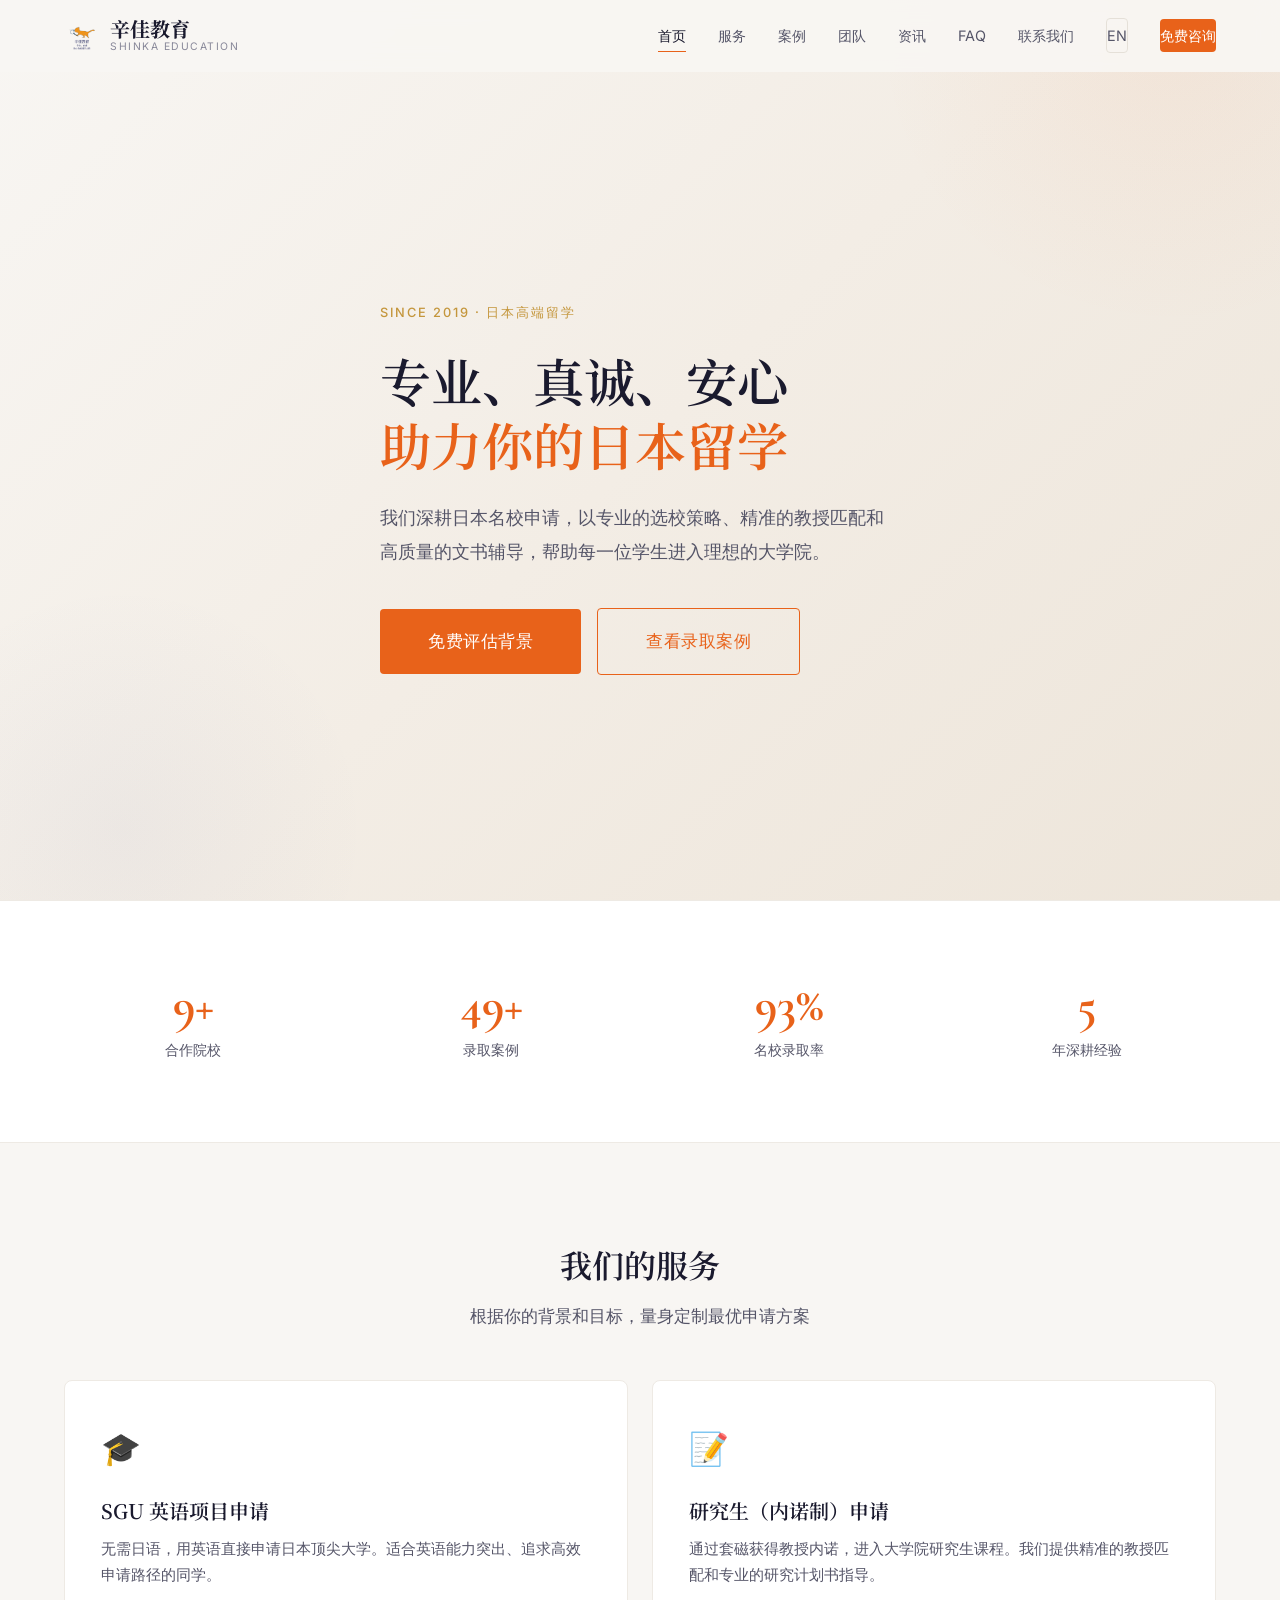
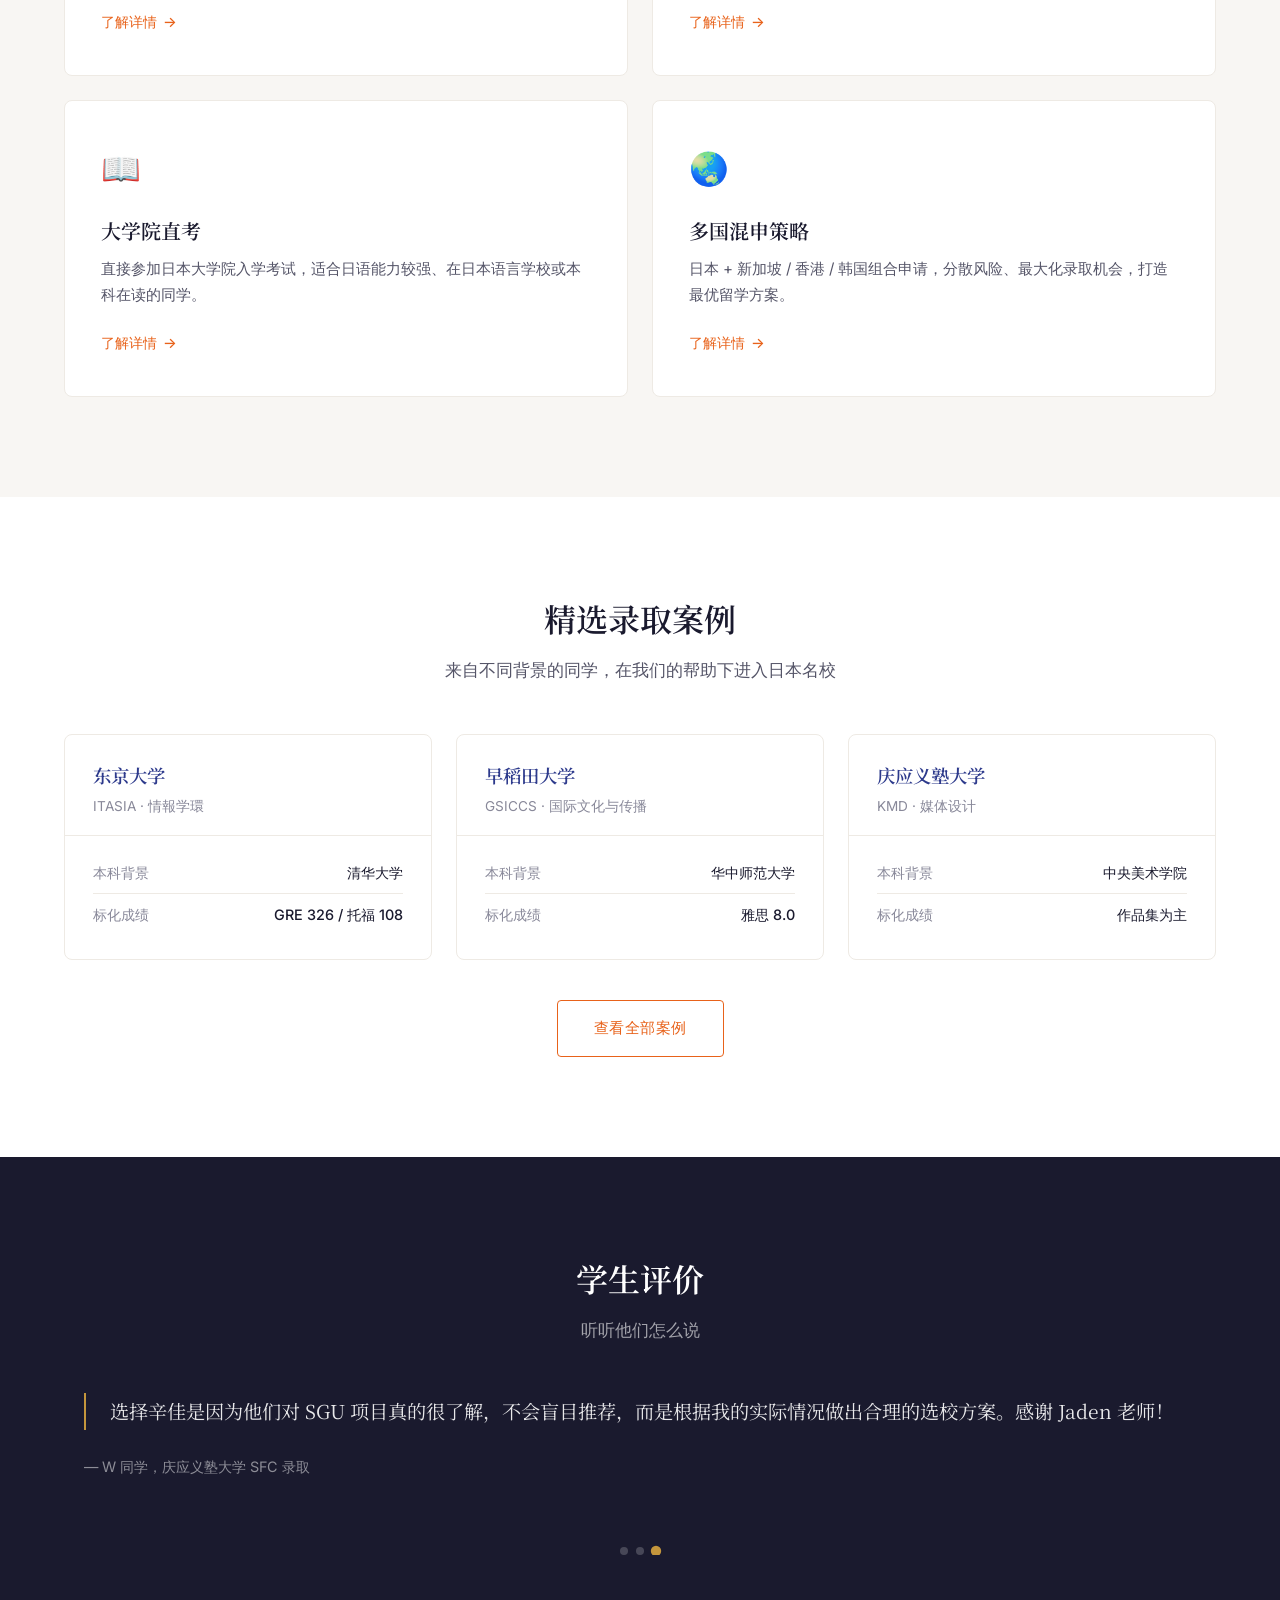
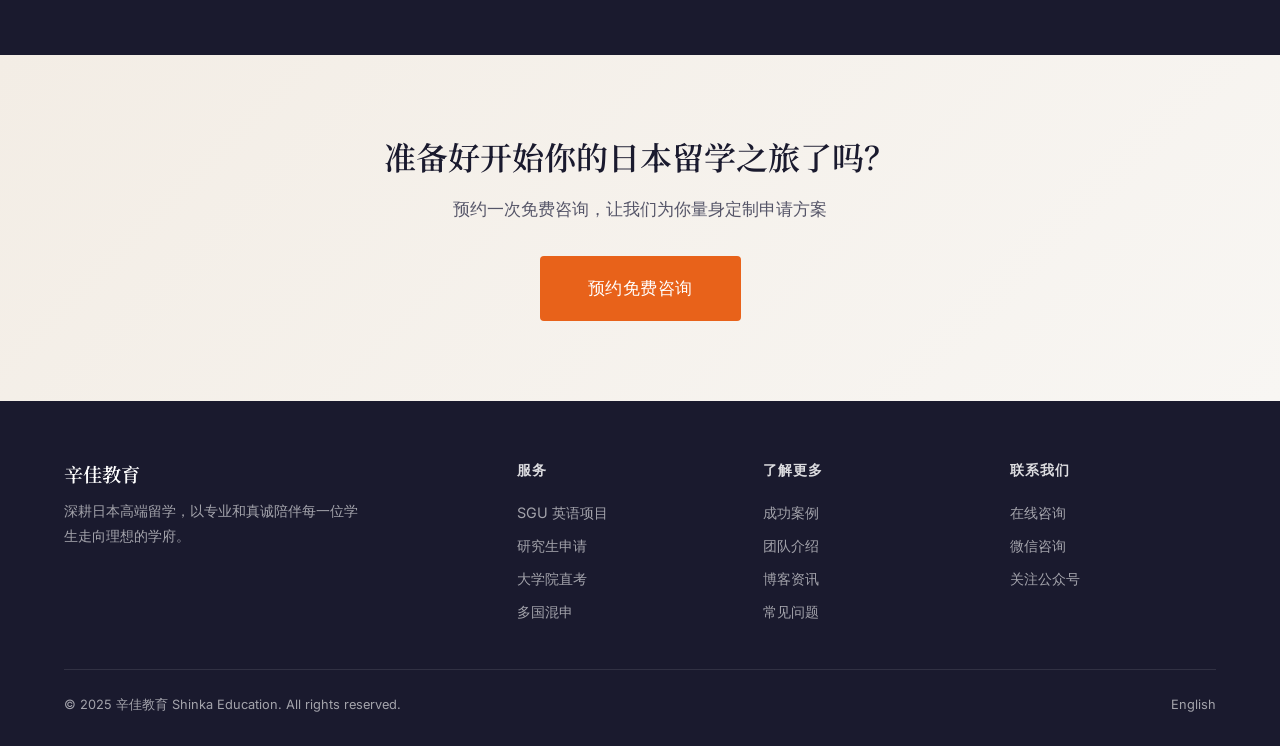
<file: index.html>
<!DOCTYPE html>
<html lang="zh-CN">
<head>
  <meta charset="UTF-8">
  <meta name="viewport" content="width=device-width, initial-scale=1.0">
  <meta name="applicable-device" content="pc,mobile">
  <title>辛佳教育 | 日本高端留学申请 · SGU · 研究生 · 直考</title>
  <meta name="description" content="辛佳教育专注日本高端留学申请，提供SGU英语项目、研究生内诺、大学院直考及多国混申服务。东京大学、早稻田大学、庆应义塾大学等名校录取案例丰富。">
  <meta name="keywords" content="日本留学,SGU申请,日本读研,日本大学院,研究生申请,日本留学中介,东京大学,早稻田大学">
  <link rel="alternate" hreflang="zh" href="https://shinka-edu.com/index.html">
  <link rel="alternate" hreflang="en" href="https://shinka-edu.com/en/index.html">
  <link rel="canonical" href="https://shinka-edu.com/">
  <!-- Open Graph -->
  <meta property="og:title" content="辛佳教育 | 日本高端留学申请">
  <meta property="og:description" content="专注日本高端留学，SGU · 研究生 · 直考 · 多国混申">
  <meta property="og:type" content="website">
  <meta property="og:url" content="https://shinka-edu.com/">
  <meta property="og:locale" content="zh_CN">
  <meta property="og:locale:alternate" content="en_US">
  <!-- Fonts -->
  <link rel="preconnect" href="https://fonts.googleapis.com">
  <link rel="preconnect" href="https://fonts.gstatic.com" crossorigin>
  <link href="https://fonts.googleapis.com/css2?family=Cormorant+Garamond:wght@400;600;700&family=Inter:wght@400;500;600&family=Noto+Serif+SC:wght@400;600;700&display=swap" rel="stylesheet">
  <link rel="stylesheet" href="css/style.css">
  <!-- JSON-LD -->
  <script type="application/ld+json">
  {
    "@context": "https://schema.org",
    "@type": "EducationalOrganization",
    "name": "辛佳教育",
    "alternateName": "Shinka Education",
    "url": "https://shinka-edu.com",
    "description": "专注日本高端留学申请，提供SGU、研究生、直考及多国混申服务",
    "areaServed": ["CN", "JP"],
    "knowsLanguage": ["zh", "en", "ja"]
  }
  </script>
</head>
<body>

  <!-- Navigation -->
  <nav class="navbar" role="navigation" aria-label="主导航">
    <div class="container">
      <a href="index.html" class="nav-logo">
        <img src="images/logo.png" alt="辛佳教育" loading="lazy">
        <span class="nav-logo-text">
          辛佳教育
          <small>Shinka Education</small>
        </span>
      </a>
      <div class="nav-links">
        <a href="index.html" class="active">首页</a>
        <a href="services.html">服务</a>
        <a href="cases.html">案例</a>
        <a href="team.html">团队</a>
        <a href="blog.html">资讯</a>
        <a href="faq.html">FAQ</a>
        <a href="contact.html">联系我们</a>
        <a href="en/index.html" class="nav-lang">EN</a>
        <a href="contact.html" class="nav-cta">免费咨询</a>
      </div>
      <button class="nav-toggle" aria-label="菜单">
        <span></span><span></span><span></span>
      </button>
    </div>
  </nav>

  <!-- Hero -->
  <section class="hero">
    <div class="container">
      <div class="hero-content">
        <span class="hero-badge">Since 2019 · 日本高端留学</span>
        <h1 class="hero-title">专业、真诚、安心<br><span>助力你的日本留学</span></h1>
        <p class="hero-desc">我们深耕日本名校申请，以专业的选校策略、精准的教授匹配和高质量的文书辅导，帮助每一位学生进入理想的大学院。</p>
        <div class="hero-buttons">
          <a href="contact.html" class="btn btn-primary btn-lg">免费评估背景</a>
          <a href="cases.html" class="btn btn-outline btn-lg">查看录取案例</a>
        </div>
      </div>
    </div>
  </section>

  <!-- Stats -->
  <section class="stats">
    <div class="container">
      <div class="stats-grid">
        <div class="stat-item fade-in">
          <div class="stat-number" data-count="10" data-suffix="+">0</div>
          <div class="stat-label">合作院校</div>
        </div>
        <div class="stat-item fade-in fade-in-delay-1">
          <div class="stat-number" data-count="50" data-suffix="+">0</div>
          <div class="stat-label">录取案例</div>
        </div>
        <div class="stat-item fade-in fade-in-delay-2">
          <div class="stat-number" data-count="95" data-suffix="%">0</div>
          <div class="stat-label">名校录取率</div>
        </div>
        <div class="stat-item fade-in fade-in-delay-3">
          <div class="stat-number" data-count="6" data-suffix="">0</div>
          <div class="stat-label">年深耕经验</div>
        </div>
      </div>
    </div>
  </section>

  <!-- Services Overview -->
  <section class="section" id="services">
    <div class="container">
      <h2 class="section-title center fade-in">我们的服务</h2>
      <p class="section-subtitle center fade-in">根据你的背景和目标，量身定制最优申请方案</p>
      <div class="services-grid">
        <a href="services.html#sgu" class="service-card fade-in">
          <span class="service-icon">🎓</span>
          <h3>SGU 英语项目申请</h3>
          <p>无需日语，用英语直接申请日本顶尖大学。适合英语能力突出、追求高效申请路径的同学。</p>
          <span class="link-arrow">了解详情</span>
        </a>
        <a href="services.html#kenkyusei" class="service-card fade-in fade-in-delay-1">
          <span class="service-icon">📝</span>
          <h3>研究生（内诺制）申请</h3>
          <p>通过套磁获得教授内诺，进入大学院研究生课程。我们提供精准的教授匹配和专业的研究计划书指导。</p>
          <span class="link-arrow">了解详情</span>
        </a>
        <a href="services.html#chokuju" class="service-card fade-in fade-in-delay-2">
          <span class="service-icon">📖</span>
          <h3>大学院直考</h3>
          <p>直接参加日本大学院入学考试，适合日语能力较强、在日本语言学校或本科在读的同学。</p>
          <span class="link-arrow">了解详情</span>
        </a>
        <a href="services.html#multi" class="service-card fade-in fade-in-delay-3">
          <span class="service-icon">🌏</span>
          <h3>多国混申策略</h3>
          <p>日本 + 新加坡 / 香港 / 韩国组合申请，分散风险、最大化录取机会，打造最优留学方案。</p>
          <span class="link-arrow">了解详情</span>
        </a>
      </div>
    </div>
  </section>

  <!-- Featured Cases -->
  <section class="section" style="background: var(--color-bg-white);">
    <div class="container">
      <h2 class="section-title center fade-in">精选录取案例</h2>
      <p class="section-subtitle center fade-in">来自不同背景的同学，在我们的帮助下进入日本名校</p>
      <div class="cases-grid">
        <div class="case-card fade-in">
          <div class="case-card-header">
            <div class="case-school">东京大学</div>
            <div class="case-program">ITASIA · 情報学環</div>
          </div>
          <div class="case-card-body">
            <div class="case-detail">
              <span class="case-detail-label">本科背景</span>
              <span class="case-detail-value">清华大学</span>
            </div>
            <div class="case-detail">
              <span class="case-detail-label">标化成绩</span>
              <span class="case-detail-value">GRE 326 / 托福 108</span>
            </div>
          </div>
        </div>
        <div class="case-card fade-in fade-in-delay-1">
          <div class="case-card-header">
            <div class="case-school">早稻田大学</div>
            <div class="case-program">GSICCS · 国际文化与传播</div>
          </div>
          <div class="case-card-body">
            <div class="case-detail">
              <span class="case-detail-label">本科背景</span>
              <span class="case-detail-value">华中师范大学</span>
            </div>
            <div class="case-detail">
              <span class="case-detail-label">标化成绩</span>
              <span class="case-detail-value">雅思 8.0</span>
            </div>
          </div>
        </div>
        <div class="case-card fade-in fade-in-delay-2">
          <div class="case-card-header">
            <div class="case-school">庆应义塾大学</div>
            <div class="case-program">KMD · 媒体设计</div>
          </div>
          <div class="case-card-body">
            <div class="case-detail">
              <span class="case-detail-label">本科背景</span>
              <span class="case-detail-value">中央美术学院</span>
            </div>
            <div class="case-detail">
              <span class="case-detail-label">标化成绩</span>
              <span class="case-detail-value">作品集为主</span>
            </div>
          </div>
        </div>
      </div>
      <div class="text-center" style="margin-top: 40px;">
        <a href="cases.html" class="btn btn-outline">查看全部案例</a>
      </div>
    </div>
  </section>

  <!-- Testimonials -->
  <section class="testimonials">
    <div class="container">
      <h2 class="section-title center fade-in">学生评价</h2>
      <p class="section-subtitle center fade-in">听听他们怎么说</p>
      <div class="testimonial-slider fade-in">
        <div class="testimonial-track">
          <div class="testimonial-card">
            <div class="testimonial-quote">辛佳的老师非常专业，从选校到文书都给了我很多针对性的建议。最终拿到了东大 ITASIA 的 offer，整个过程比想象中顺利很多。</div>
            <div class="testimonial-author">— Z 同学，东京大学 ITASIA 录取</div>
          </div>
          <div class="testimonial-card">
            <div class="testimonial-quote">作为一个跨专业申请的学生，我一开始非常焦虑。辛佳的团队帮我理清了思路，研究计划书改了很多版，每一版都有实质性的提升。</div>
            <div class="testimonial-author">— L 同学，早稻田大学 GSICCS 录取</div>
          </div>
          <div class="testimonial-card">
            <div class="testimonial-quote">选择辛佳是因为他们对 SGU 项目真的很了解，不会盲目推荐，而是根据我的实际情况做出合理的选校方案。感谢 Jaden 老师！</div>
            <div class="testimonial-author">— W 同学，庆应义塾大学 SFC 录取</div>
          </div>
        </div>
        <div class="testimonial-dots">
          <button class="testimonial-dot active" aria-label="第1条评价"></button>
          <button class="testimonial-dot" aria-label="第2条评价"></button>
          <button class="testimonial-dot" aria-label="第3条评价"></button>
        </div>
      </div>
    </div>
  </section>

  <!-- CTA -->
  <section class="cta-section">
    <div class="container fade-in">
      <h2>准备好开始你的日本留学之旅了吗？</h2>
      <p>预约一次免费咨询，让我们为你量身定制申请方案</p>
      <a href="contact.html" class="btn btn-primary btn-lg">预约免费咨询</a>
    </div>
  </section>

  <!-- Footer -->
  <footer class="footer">
    <div class="container">
      <div class="footer-grid">
        <div class="footer-brand">
          <h3>辛佳教育</h3>
          <p>深耕日本高端留学，以专业和真诚陪伴每一位学生走向理想的学府。</p>
        </div>
        <div class="footer-col">
          <h4>服务</h4>
          <a href="services.html#sgu">SGU 英语项目</a>
          <a href="services.html#kenkyusei">研究生申请</a>
          <a href="services.html#chokuju">大学院直考</a>
          <a href="services.html#multi">多国混申</a>
        </div>
        <div class="footer-col">
          <h4>了解更多</h4>
          <a href="cases.html">成功案例</a>
          <a href="team.html">团队介绍</a>
          <a href="blog.html">博客资讯</a>
          <a href="faq.html">常见问题</a>
        </div>
        <div class="footer-col">
          <h4>联系我们</h4>
          <a href="contact.html">在线咨询</a>
          <a href="contact.html">微信咨询</a>
          <a href="contact.html">关注公众号</a>
        </div>
      </div>
      <div class="footer-bottom">
        <span>&copy; 2025 辛佳教育 Shinka Education. All rights reserved.</span>
        <a href="en/index.html">English</a>
      </div>
    </div>
  </footer>

  <script src="js/main.js"></script>
</body>
</html>
</file>
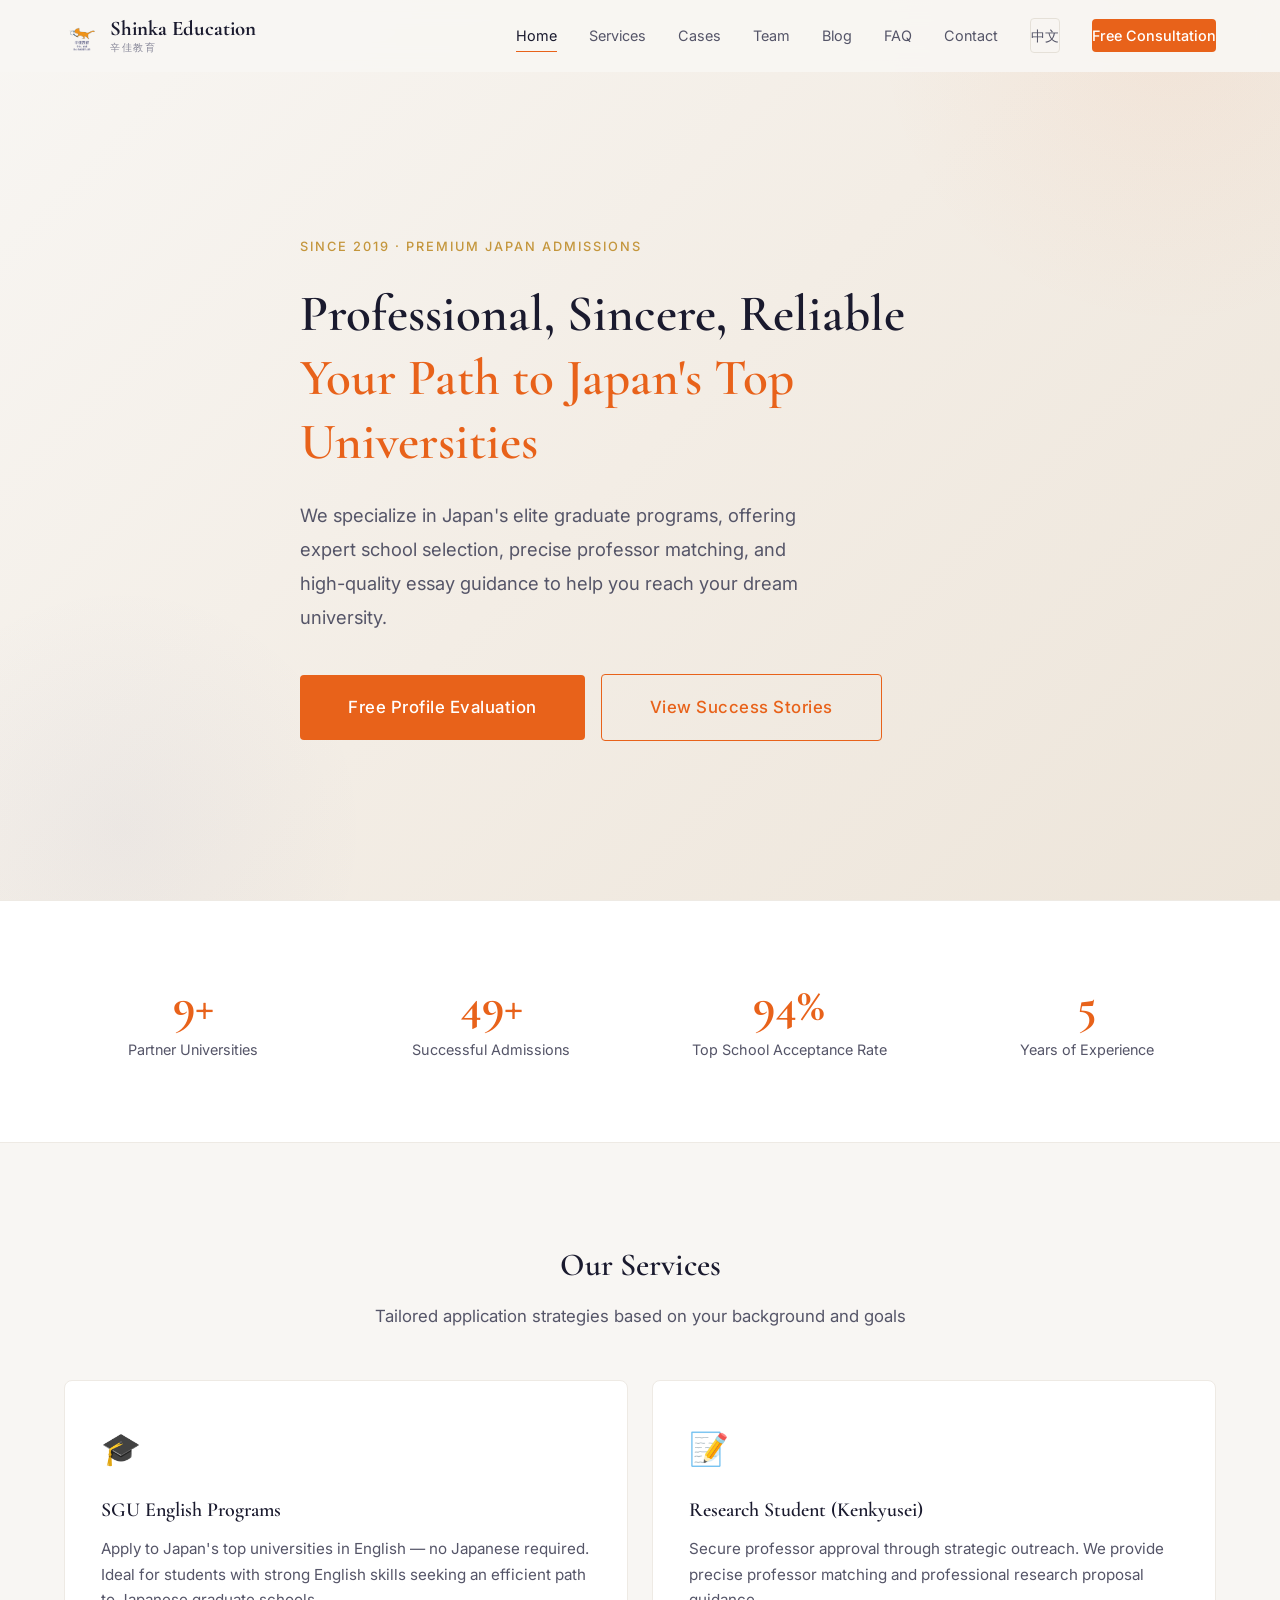
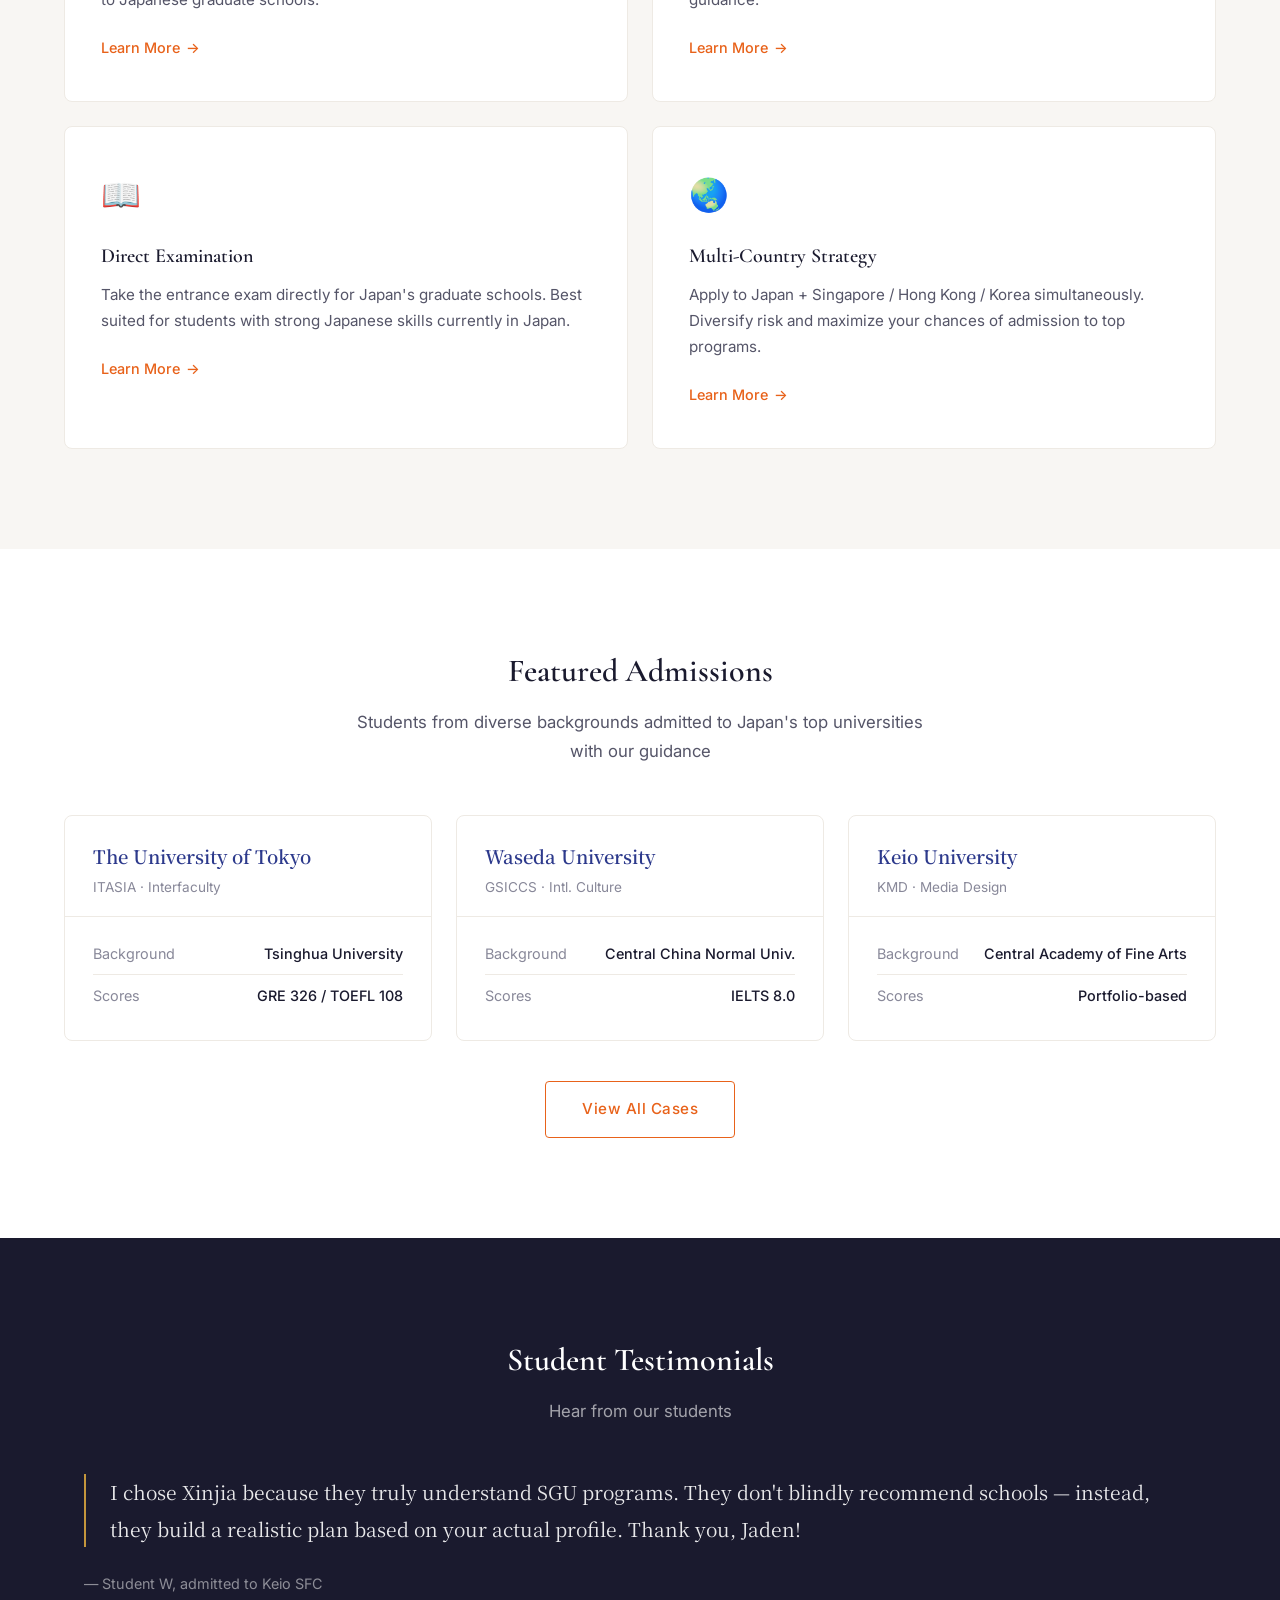
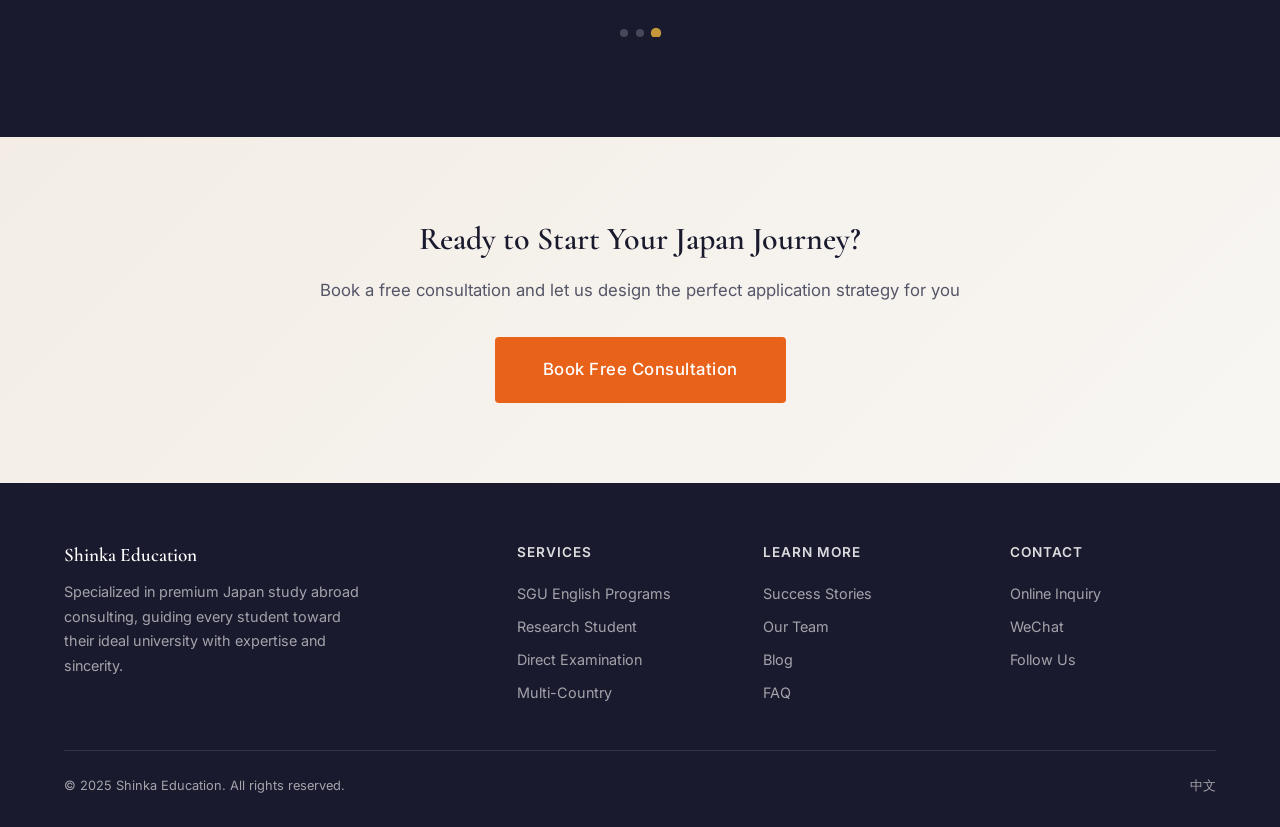
<file: en/index.html>
<!DOCTYPE html>
<html lang="en" class="en">
<head>
  <meta charset="UTF-8">
  <meta name="viewport" content="width=device-width, initial-scale=1.0">
  <title>Shinka Education | Premium Japan Study Abroad · SGU · Graduate School</title>
  <meta name="description" content="Shinka Education specializes in premium Japan study abroad consulting: SGU English programs, graduate school applications, and multi-country strategies. Admissions to UTokyo, Waseda, Keio, and more.">
  <meta name="keywords" content="study in Japan,SGU application,Japan graduate school,Japan university,study abroad Japan,Tokyo University admission">
  <link rel="alternate" hreflang="zh" href="https://shinka-edu.com/index.html">
  <link rel="alternate" hreflang="en" href="https://shinka-edu.com/en/index.html">
  <link rel="canonical" href="https://shinka-edu.com/en/">
  <meta property="og:title" content="Shinka Education | Premium Japan Study Abroad">
  <meta property="og:description" content="Expert guidance for SGU programs, graduate school, and multi-country applications">
  <meta property="og:type" content="website">
  <meta property="og:url" content="https://shinka-edu.com/en/">
  <meta property="og:locale" content="en_US">
  <meta property="og:locale:alternate" content="zh_CN">
  <link rel="preconnect" href="https://fonts.googleapis.com">
  <link rel="preconnect" href="https://fonts.gstatic.com" crossorigin>
  <link href="https://fonts.googleapis.com/css2?family=Cormorant+Garamond:wght@400;600;700&family=Inter:wght@400;500;600&family=Noto+Serif+SC:wght@400;600;700&display=swap" rel="stylesheet">
  <link rel="stylesheet" href="../css/style.css">
  <script type="application/ld+json">
  {
    "@context": "https://schema.org",
    "@type": "EducationalOrganization",
    "name": "Shinka Education",
    "alternateName": "辛佳教育",
    "url": "https://shinka-edu.com",
    "description": "Premium Japan study abroad consulting: SGU, graduate school, and multi-country applications",
    "areaServed": ["CN", "JP"],
    "knowsLanguage": ["zh", "en", "ja"]
  }
  </script>
</head>
<body>

  <nav class="navbar" role="navigation" aria-label="Main navigation">
    <div class="container">
      <a href="index.html" class="nav-logo">
        <img src="../images/logo.png" alt="Shinka Education" loading="lazy">
        <span class="nav-logo-text">
          Shinka Education
          <small>辛佳教育</small>
        </span>
      </a>
      <div class="nav-links">
        <a href="index.html" class="active">Home</a>
        <a href="services.html">Services</a>
        <a href="cases.html">Cases</a>
        <a href="team.html">Team</a>
        <a href="blog.html">Blog</a>
        <a href="faq.html">FAQ</a>
        <a href="contact.html">Contact</a>
        <a href="../index.html" class="nav-lang">中文</a>
        <a href="contact.html" class="nav-cta">Free Consultation</a>
      </div>
      <button class="nav-toggle" aria-label="Menu"><span></span><span></span><span></span></button>
    </div>
  </nav>

  <!-- Hero -->
  <section class="hero">
    <div class="container">
      <div class="hero-content">
        <span class="hero-badge">Since 2019 · Premium Japan Admissions</span>
        <h1 class="hero-title">Professional, Sincere, Reliable<br><span>Your Path to Japan's Top Universities</span></h1>
        <p class="hero-desc">We specialize in Japan's elite graduate programs, offering expert school selection, precise professor matching, and high-quality essay guidance to help you reach your dream university.</p>
        <div class="hero-buttons">
          <a href="contact.html" class="btn btn-primary btn-lg">Free Profile Evaluation</a>
          <a href="cases.html" class="btn btn-outline btn-lg">View Success Stories</a>
        </div>
      </div>
    </div>
  </section>

  <!-- Stats -->
  <section class="stats">
    <div class="container">
      <div class="stats-grid">
        <div class="stat-item fade-in">
          <div class="stat-number" data-count="10" data-suffix="+">0</div>
          <div class="stat-label">Partner Universities</div>
        </div>
        <div class="stat-item fade-in fade-in-delay-1">
          <div class="stat-number" data-count="50" data-suffix="+">0</div>
          <div class="stat-label">Successful Admissions</div>
        </div>
        <div class="stat-item fade-in fade-in-delay-2">
          <div class="stat-number" data-count="95" data-suffix="%">0</div>
          <div class="stat-label">Top School Acceptance Rate</div>
        </div>
        <div class="stat-item fade-in fade-in-delay-3">
          <div class="stat-number" data-count="6" data-suffix="">0</div>
          <div class="stat-label">Years of Experience</div>
        </div>
      </div>
    </div>
  </section>

  <!-- Services -->
  <section class="section" id="services">
    <div class="container">
      <h2 class="section-title center fade-in">Our Services</h2>
      <p class="section-subtitle center fade-in">Tailored application strategies based on your background and goals</p>
      <div class="services-grid">
        <a href="services.html#sgu" class="service-card fade-in">
          <span class="service-icon">🎓</span>
          <h3>SGU English Programs</h3>
          <p>Apply to Japan's top universities in English — no Japanese required. Ideal for students with strong English skills seeking an efficient path to Japanese graduate schools.</p>
          <span class="link-arrow">Learn More</span>
        </a>
        <a href="services.html#kenkyusei" class="service-card fade-in fade-in-delay-1">
          <span class="service-icon">📝</span>
          <h3>Research Student (Kenkyusei)</h3>
          <p>Secure professor approval through strategic outreach. We provide precise professor matching and professional research proposal guidance.</p>
          <span class="link-arrow">Learn More</span>
        </a>
        <a href="services.html#chokuju" class="service-card fade-in fade-in-delay-2">
          <span class="service-icon">📖</span>
          <h3>Direct Examination</h3>
          <p>Take the entrance exam directly for Japan's graduate schools. Best suited for students with strong Japanese skills currently in Japan.</p>
          <span class="link-arrow">Learn More</span>
        </a>
        <a href="services.html#multi" class="service-card fade-in fade-in-delay-3">
          <span class="service-icon">🌏</span>
          <h3>Multi-Country Strategy</h3>
          <p>Apply to Japan + Singapore / Hong Kong / Korea simultaneously. Diversify risk and maximize your chances of admission to top programs.</p>
          <span class="link-arrow">Learn More</span>
        </a>
      </div>
    </div>
  </section>

  <!-- Featured Cases -->
  <section class="section" style="background: var(--color-bg-white);">
    <div class="container">
      <h2 class="section-title center fade-in">Featured Admissions</h2>
      <p class="section-subtitle center fade-in">Students from diverse backgrounds admitted to Japan's top universities with our guidance</p>
      <div class="cases-grid">
        <div class="case-card fade-in">
          <div class="case-card-header">
            <div class="case-school">The University of Tokyo</div>
            <div class="case-program">ITASIA · Interfaculty</div>
          </div>
          <div class="case-card-body">
            <div class="case-detail"><span class="case-detail-label">Background</span><span class="case-detail-value">Tsinghua University</span></div>
            <div class="case-detail"><span class="case-detail-label">Scores</span><span class="case-detail-value">GRE 326 / TOEFL 108</span></div>
          </div>
        </div>
        <div class="case-card fade-in fade-in-delay-1">
          <div class="case-card-header">
            <div class="case-school">Waseda University</div>
            <div class="case-program">GSICCS · Intl. Culture</div>
          </div>
          <div class="case-card-body">
            <div class="case-detail"><span class="case-detail-label">Background</span><span class="case-detail-value">Central China Normal Univ.</span></div>
            <div class="case-detail"><span class="case-detail-label">Scores</span><span class="case-detail-value">IELTS 8.0</span></div>
          </div>
        </div>
        <div class="case-card fade-in fade-in-delay-2">
          <div class="case-card-header">
            <div class="case-school">Keio University</div>
            <div class="case-program">KMD · Media Design</div>
          </div>
          <div class="case-card-body">
            <div class="case-detail"><span class="case-detail-label">Background</span><span class="case-detail-value">Central Academy of Fine Arts</span></div>
            <div class="case-detail"><span class="case-detail-label">Scores</span><span class="case-detail-value">Portfolio-based</span></div>
          </div>
        </div>
      </div>
      <div class="text-center" style="margin-top: 40px;">
        <a href="cases.html" class="btn btn-outline">View All Cases</a>
      </div>
    </div>
  </section>

  <!-- Testimonials -->
  <section class="testimonials">
    <div class="container">
      <h2 class="section-title center fade-in">Student Testimonials</h2>
      <p class="section-subtitle center fade-in">Hear from our students</p>
      <div class="testimonial-slider fade-in">
        <div class="testimonial-track">
          <div class="testimonial-card">
            <div class="testimonial-quote">The Xinjia team was incredibly professional. From school selection to essay writing, they provided targeted advice every step of the way. I ended up getting into UTokyo ITASIA — the entire process was smoother than I imagined.</div>
            <div class="testimonial-author">— Student Z, admitted to UTokyo ITASIA</div>
          </div>
          <div class="testimonial-card">
            <div class="testimonial-quote">As a career-changer, I was extremely anxious at first. The team helped me clarify my research direction and refined my research proposal through many iterations, each time with substantive improvements.</div>
            <div class="testimonial-author">— Student L, admitted to Waseda GSICCS</div>
          </div>
          <div class="testimonial-card">
            <div class="testimonial-quote">I chose Xinjia because they truly understand SGU programs. They don't blindly recommend schools — instead, they build a realistic plan based on your actual profile. Thank you, Jaden!</div>
            <div class="testimonial-author">— Student W, admitted to Keio SFC</div>
          </div>
        </div>
        <div class="testimonial-dots">
          <button class="testimonial-dot active" aria-label="Testimonial 1"></button>
          <button class="testimonial-dot" aria-label="Testimonial 2"></button>
          <button class="testimonial-dot" aria-label="Testimonial 3"></button>
        </div>
      </div>
    </div>
  </section>

  <!-- CTA -->
  <section class="cta-section">
    <div class="container fade-in">
      <h2>Ready to Start Your Japan Journey?</h2>
      <p>Book a free consultation and let us design the perfect application strategy for you</p>
      <a href="contact.html" class="btn btn-primary btn-lg">Book Free Consultation</a>
    </div>
  </section>

  <!-- Footer -->
  <footer class="footer">
    <div class="container">
      <div class="footer-grid">
        <div class="footer-brand">
          <h3>Shinka Education</h3>
          <p>Specialized in premium Japan study abroad consulting, guiding every student toward their ideal university with expertise and sincerity.</p>
        </div>
        <div class="footer-col">
          <h4>Services</h4>
          <a href="services.html#sgu">SGU English Programs</a>
          <a href="services.html#kenkyusei">Research Student</a>
          <a href="services.html#chokuju">Direct Examination</a>
          <a href="services.html#multi">Multi-Country</a>
        </div>
        <div class="footer-col">
          <h4>Learn More</h4>
          <a href="cases.html">Success Stories</a>
          <a href="team.html">Our Team</a>
          <a href="blog.html">Blog</a>
          <a href="faq.html">FAQ</a>
        </div>
        <div class="footer-col">
          <h4>Contact</h4>
          <a href="contact.html">Online Inquiry</a>
          <a href="contact.html">WeChat</a>
          <a href="contact.html">Follow Us</a>
        </div>
      </div>
      <div class="footer-bottom">
        <span>&copy; 2025 Shinka Education. All rights reserved.</span>
        <a href="../index.html">中文</a>
      </div>
    </div>
  </footer>

  <script src="../js/main.js"></script>
</body>
</html>
</file>
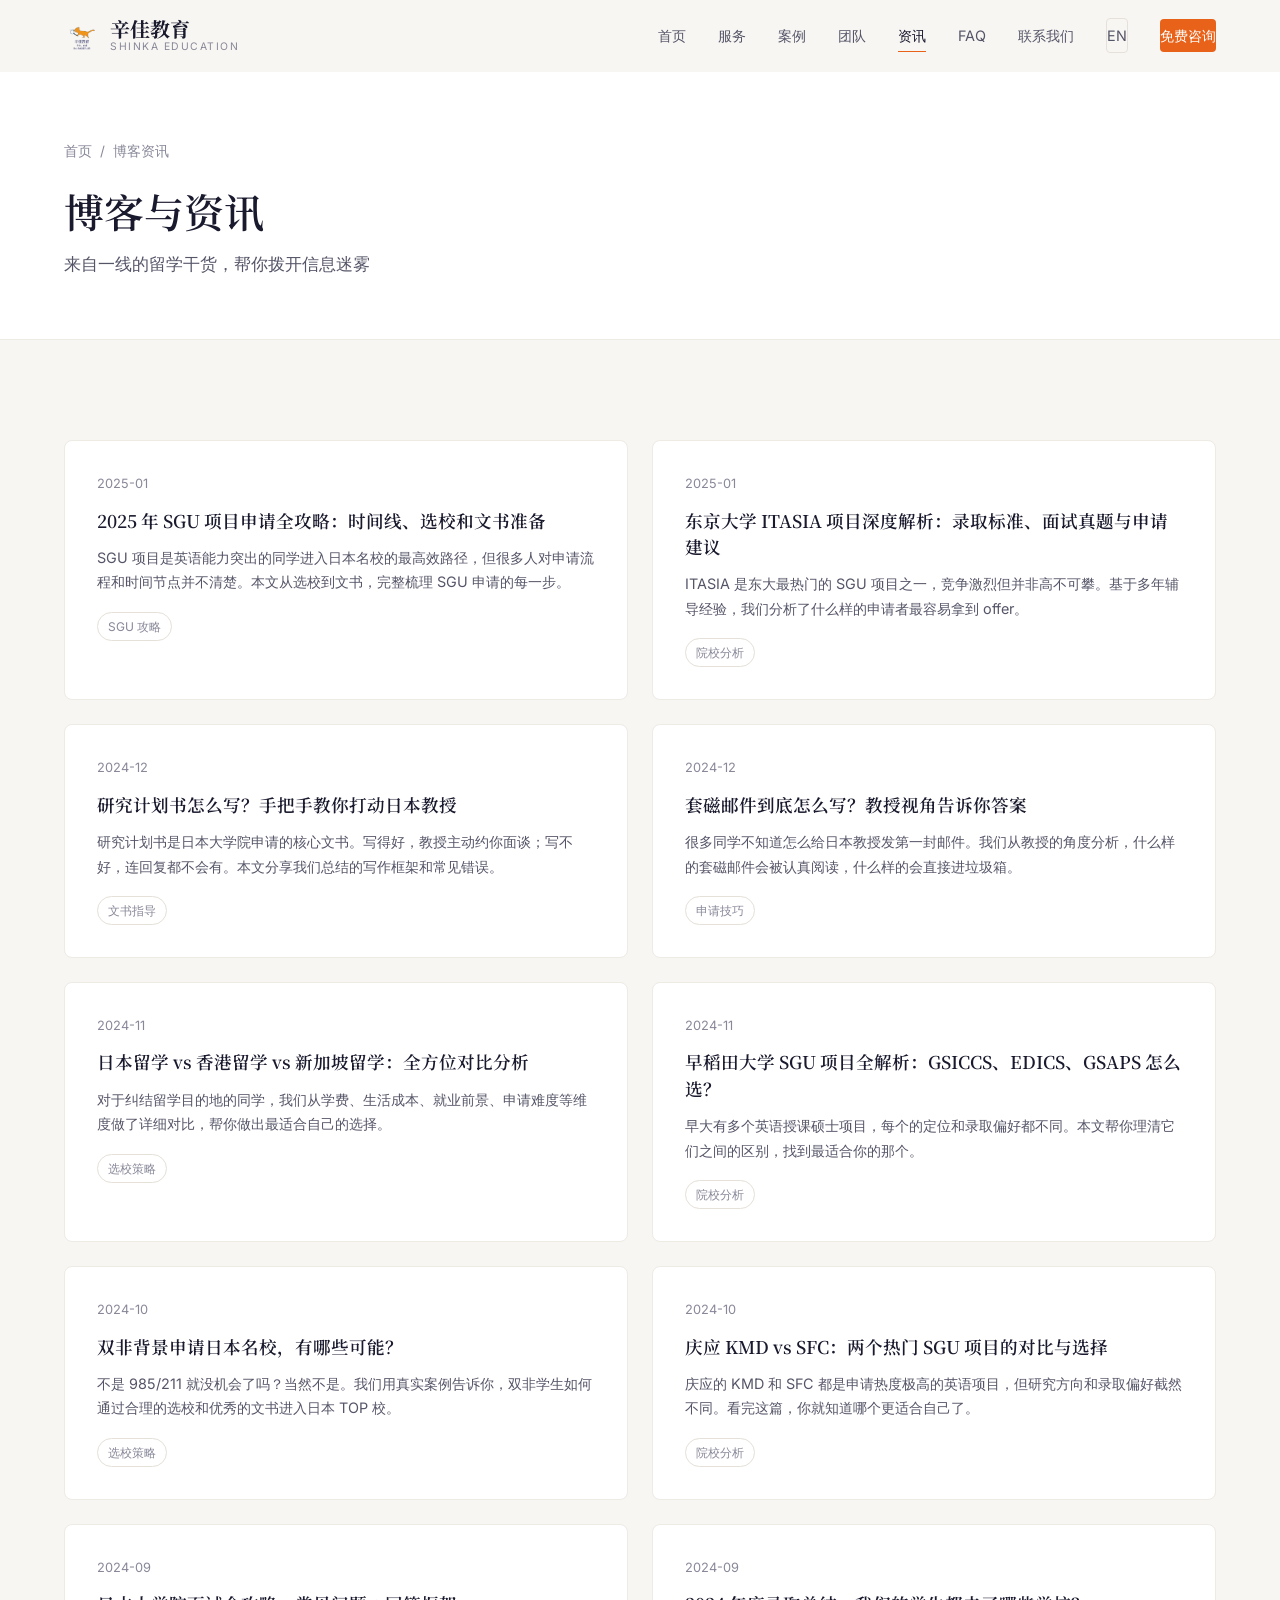
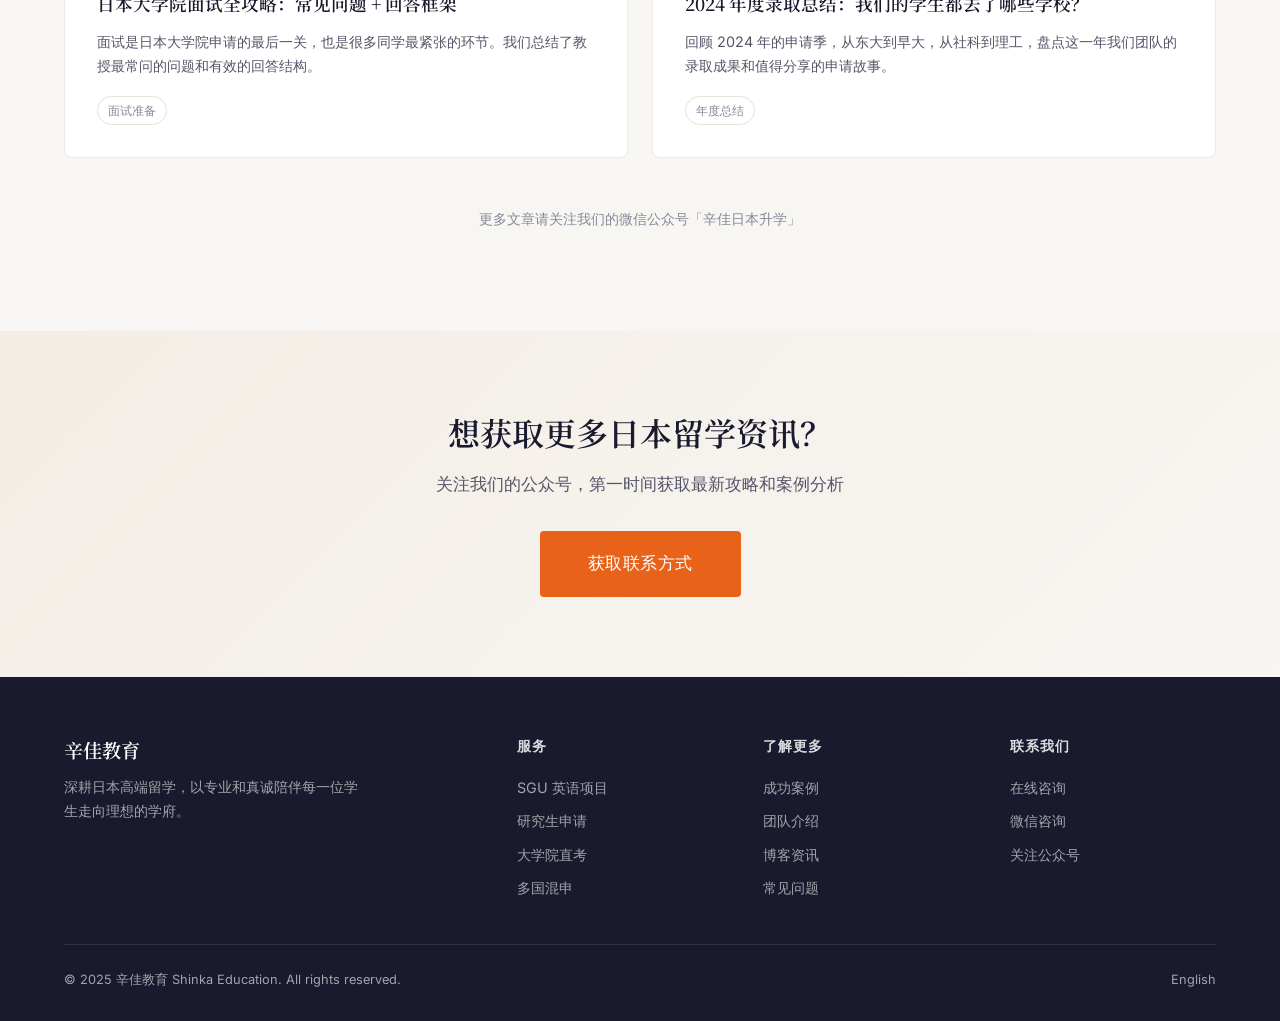
<file: blog.html>
<!DOCTYPE html>
<html lang="zh-CN">
<head>
  <meta charset="UTF-8">
  <meta name="viewport" content="width=device-width, initial-scale=1.0">
  <meta name="applicable-device" content="pc,mobile">
  <title>博客资讯 | 辛佳教育 · 日本留学干货与申请攻略</title>
  <meta name="description" content="辛佳教育博客提供日本留学申请攻略、SGU项目解析、选校指南、文书写作技巧等原创内容，帮助你做出更好的留学决策。">
  <meta name="keywords" content="日本留学攻略,SGU项目解析,日本读研经验,留学申请攻略,日本大学院申请">
  <link rel="alternate" hreflang="zh" href="https://shinka-edu.com/blog.html">
  <link rel="alternate" hreflang="en" href="https://shinka-edu.com/en/blog.html">
  <link rel="canonical" href="https://shinka-edu.com/blog.html">
  <link rel="preconnect" href="https://fonts.googleapis.com">
  <link rel="preconnect" href="https://fonts.gstatic.com" crossorigin>
  <link href="https://fonts.googleapis.com/css2?family=Cormorant+Garamond:wght@400;600;700&family=Inter:wght@400;500;600&family=Noto+Serif+SC:wght@400;600;700&display=swap" rel="stylesheet">
  <link rel="stylesheet" href="css/style.css">
</head>
<body>

  <nav class="navbar" role="navigation" aria-label="主导航">
    <div class="container">
      <a href="index.html" class="nav-logo"><img src="images/logo.png" alt="辛佳教育" loading="lazy"><span class="nav-logo-text">辛佳教育<small>Shinka Education</small></span></a>
      <div class="nav-links">
        <a href="index.html">首页</a>
        <a href="services.html">服务</a>
        <a href="cases.html">案例</a>
        <a href="team.html">团队</a>
        <a href="blog.html" class="active">资讯</a>
        <a href="faq.html">FAQ</a>
        <a href="contact.html">联系我们</a>
        <a href="en/blog.html" class="nav-lang">EN</a>
        <a href="contact.html" class="nav-cta">免费咨询</a>
      </div>
      <button class="nav-toggle" aria-label="菜单"><span></span><span></span><span></span></button>
    </div>
  </nav>

  <header class="page-header">
    <div class="container">
      <div class="breadcrumb"><a href="index.html">首页</a><span>/</span>博客资讯</div>
      <h1>博客与资讯</h1>
      <p>来自一线的留学干货，帮你拨开信息迷雾</p>
    </div>
  </header>

  <section class="section">
    <div class="container">
      <div class="blog-grid">

        <article class="blog-card fade-in">
          <div class="blog-date">2025-01</div>
          <h3><a href="#">2025 年 SGU 项目申请全攻略：时间线、选校和文书准备</a></h3>
          <p>SGU 项目是英语能力突出的同学进入日本名校的最高效路径，但很多人对申请流程和时间节点并不清楚。本文从选校到文书，完整梳理 SGU 申请的每一步。</p>
          <span class="blog-tag">SGU 攻略</span>
        </article>

        <article class="blog-card fade-in fade-in-delay-1">
          <div class="blog-date">2025-01</div>
          <h3><a href="#">东京大学 ITASIA 项目深度解析：录取标准、面试真题与申请建议</a></h3>
          <p>ITASIA 是东大最热门的 SGU 项目之一，竞争激烈但并非高不可攀。基于多年辅导经验，我们分析了什么样的申请者最容易拿到 offer。</p>
          <span class="blog-tag">院校分析</span>
        </article>

        <article class="blog-card fade-in">
          <div class="blog-date">2024-12</div>
          <h3><a href="#">研究计划书怎么写？手把手教你打动日本教授</a></h3>
          <p>研究计划书是日本大学院申请的核心文书。写得好，教授主动约你面谈；写不好，连回复都不会有。本文分享我们总结的写作框架和常见错误。</p>
          <span class="blog-tag">文书指导</span>
        </article>

        <article class="blog-card fade-in fade-in-delay-1">
          <div class="blog-date">2024-12</div>
          <h3><a href="#">套磁邮件到底怎么写？教授视角告诉你答案</a></h3>
          <p>很多同学不知道怎么给日本教授发第一封邮件。我们从教授的角度分析，什么样的套磁邮件会被认真阅读，什么样的会直接进垃圾箱。</p>
          <span class="blog-tag">申请技巧</span>
        </article>

        <article class="blog-card fade-in">
          <div class="blog-date">2024-11</div>
          <h3><a href="#">日本留学 vs 香港留学 vs 新加坡留学：全方位对比分析</a></h3>
          <p>对于纠结留学目的地的同学，我们从学费、生活成本、就业前景、申请难度等维度做了详细对比，帮你做出最适合自己的选择。</p>
          <span class="blog-tag">选校策略</span>
        </article>

        <article class="blog-card fade-in fade-in-delay-1">
          <div class="blog-date">2024-11</div>
          <h3><a href="#">早稻田大学 SGU 项目全解析：GSICCS、EDICS、GSAPS 怎么选？</a></h3>
          <p>早大有多个英语授课硕士项目，每个的定位和录取偏好都不同。本文帮你理清它们之间的区别，找到最适合你的那个。</p>
          <span class="blog-tag">院校分析</span>
        </article>

        <article class="blog-card fade-in">
          <div class="blog-date">2024-10</div>
          <h3><a href="#">双非背景申请日本名校，有哪些可能？</a></h3>
          <p>不是 985/211 就没机会了吗？当然不是。我们用真实案例告诉你，双非学生如何通过合理的选校和优秀的文书进入日本 TOP 校。</p>
          <span class="blog-tag">选校策略</span>
        </article>

        <article class="blog-card fade-in fade-in-delay-1">
          <div class="blog-date">2024-10</div>
          <h3><a href="#">庆应 KMD vs SFC：两个热门 SGU 项目的对比与选择</a></h3>
          <p>庆应的 KMD 和 SFC 都是申请热度极高的英语项目，但研究方向和录取偏好截然不同。看完这篇，你就知道哪个更适合自己了。</p>
          <span class="blog-tag">院校分析</span>
        </article>

        <article class="blog-card fade-in">
          <div class="blog-date">2024-09</div>
          <h3><a href="#">日本大学院面试全攻略：常见问题 + 回答框架</a></h3>
          <p>面试是日本大学院申请的最后一关，也是很多同学最紧张的环节。我们总结了教授最常问的问题和有效的回答结构。</p>
          <span class="blog-tag">面试准备</span>
        </article>

        <article class="blog-card fade-in fade-in-delay-1">
          <div class="blog-date">2024-09</div>
          <h3><a href="#">2024 年度录取总结：我们的学生都去了哪些学校？</a></h3>
          <p>回顾 2024 年的申请季，从东大到早大，从社科到理工，盘点这一年我们团队的录取成果和值得分享的申请故事。</p>
          <span class="blog-tag">年度总结</span>
        </article>

      </div>

      <div class="text-center fade-in" style="margin-top: 48px;">
        <p style="color: var(--color-text-muted); font-size: 0.9rem;">更多文章请关注我们的微信公众号「辛佳日本升学」</p>
      </div>
    </div>
  </section>

  <section class="cta-section">
    <div class="container fade-in">
      <h2>想获取更多日本留学资讯？</h2>
      <p>关注我们的公众号，第一时间获取最新攻略和案例分析</p>
      <a href="contact.html" class="btn btn-primary btn-lg">获取联系方式</a>
    </div>
  </section>

  <footer class="footer">
    <div class="container">
      <div class="footer-grid">
        <div class="footer-brand"><h3>辛佳教育</h3><p>深耕日本高端留学，以专业和真诚陪伴每一位学生走向理想的学府。</p></div>
        <div class="footer-col"><h4>服务</h4><a href="services.html#sgu">SGU 英语项目</a><a href="services.html#kenkyusei">研究生申请</a><a href="services.html#chokuju">大学院直考</a><a href="services.html#multi">多国混申</a></div>
        <div class="footer-col"><h4>了解更多</h4><a href="cases.html">成功案例</a><a href="team.html">团队介绍</a><a href="blog.html">博客资讯</a><a href="faq.html">常见问题</a></div>
        <div class="footer-col"><h4>联系我们</h4><a href="contact.html">在线咨询</a><a href="contact.html">微信咨询</a><a href="contact.html">关注公众号</a></div>
      </div>
      <div class="footer-bottom">
        <span>&copy; 2025 辛佳教育 Shinka Education. All rights reserved.</span>
        <a href="en/blog.html">English</a>
      </div>
    </div>
  </footer>

  <script src="js/main.js"></script>
</body>
</html>
</file>
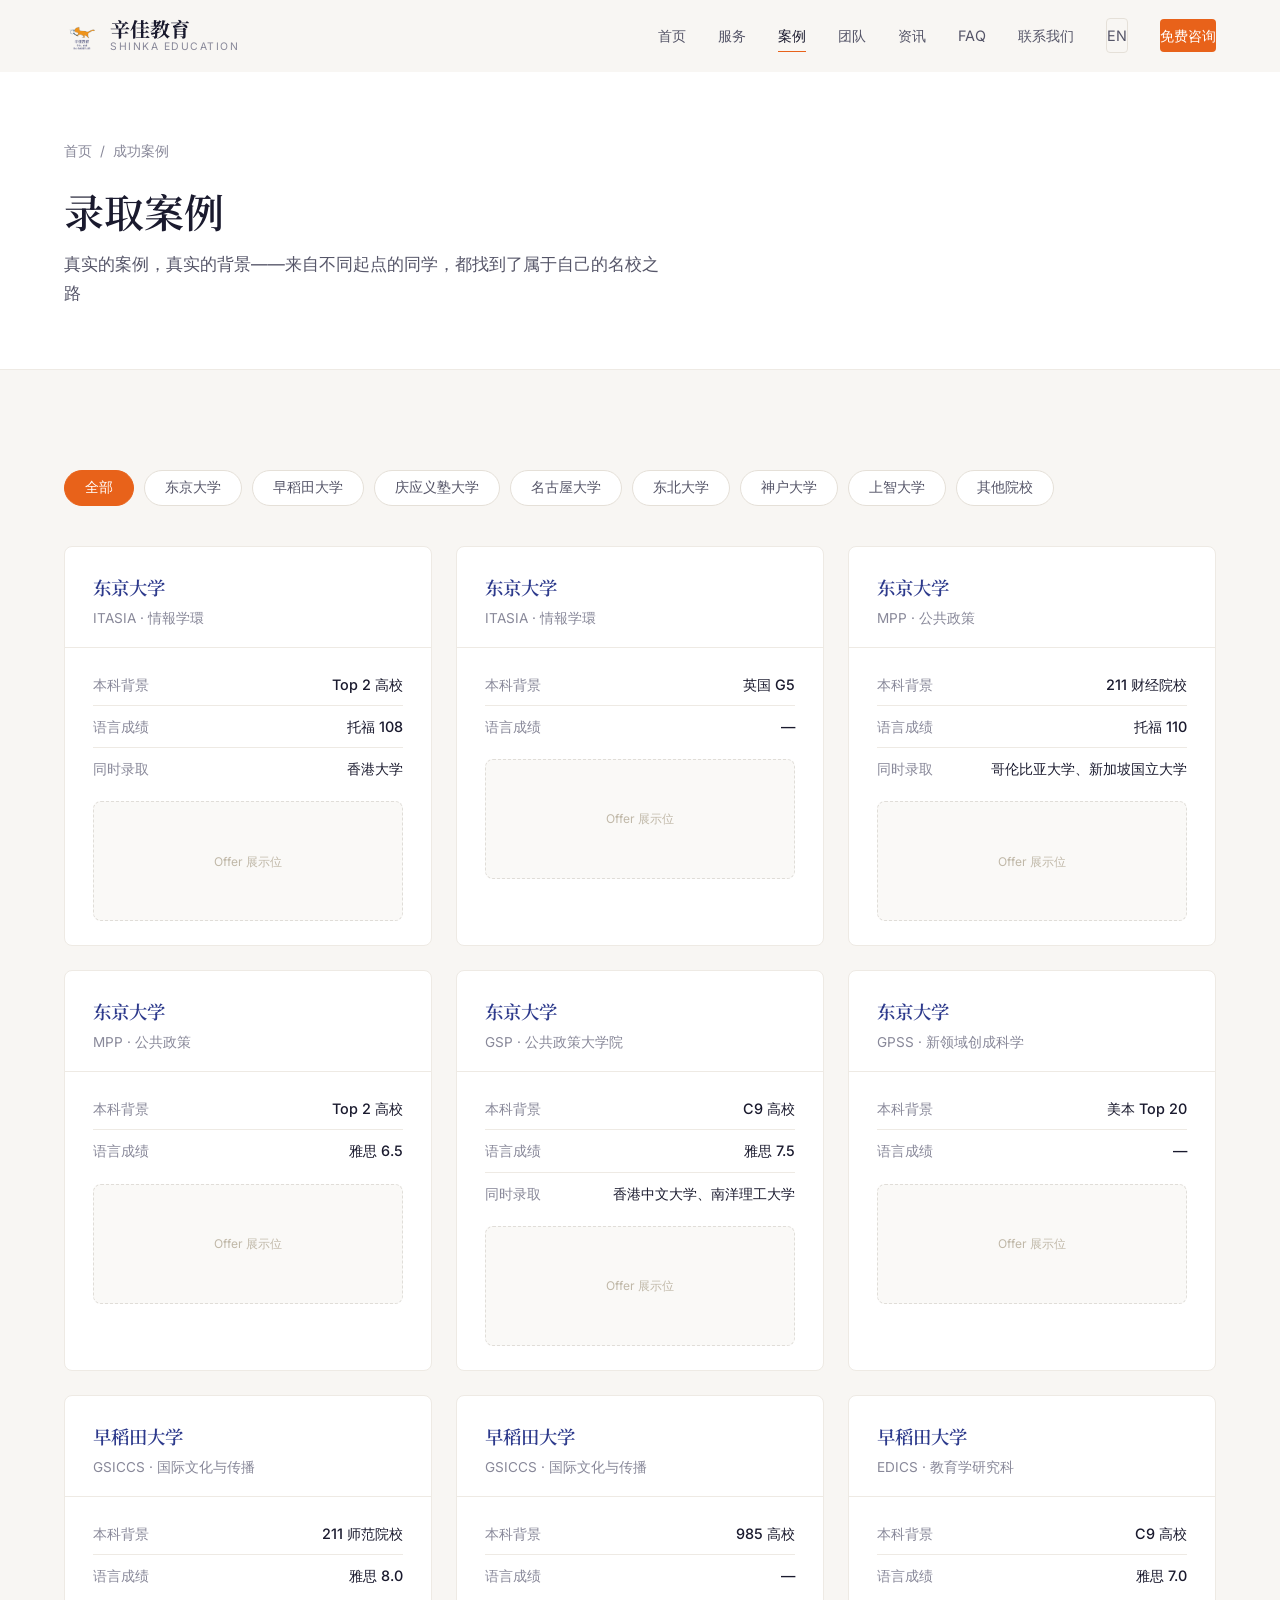
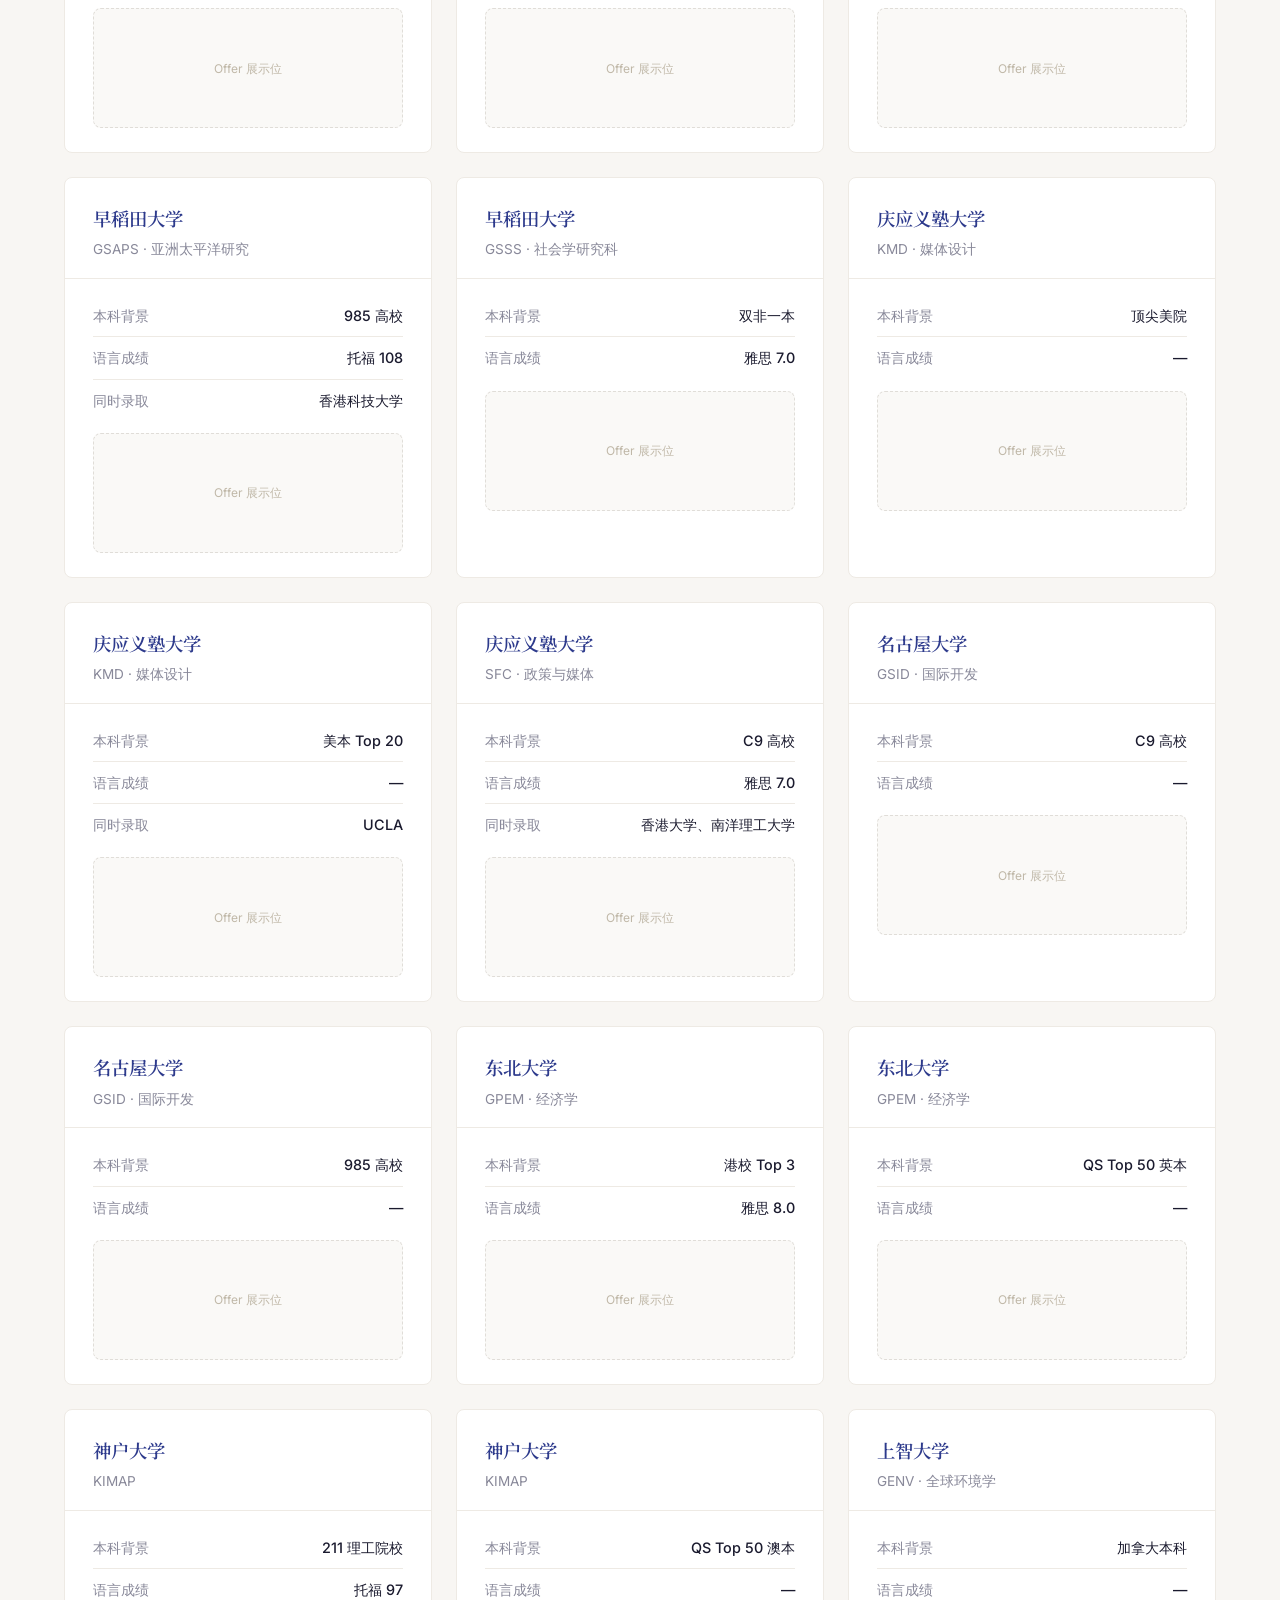
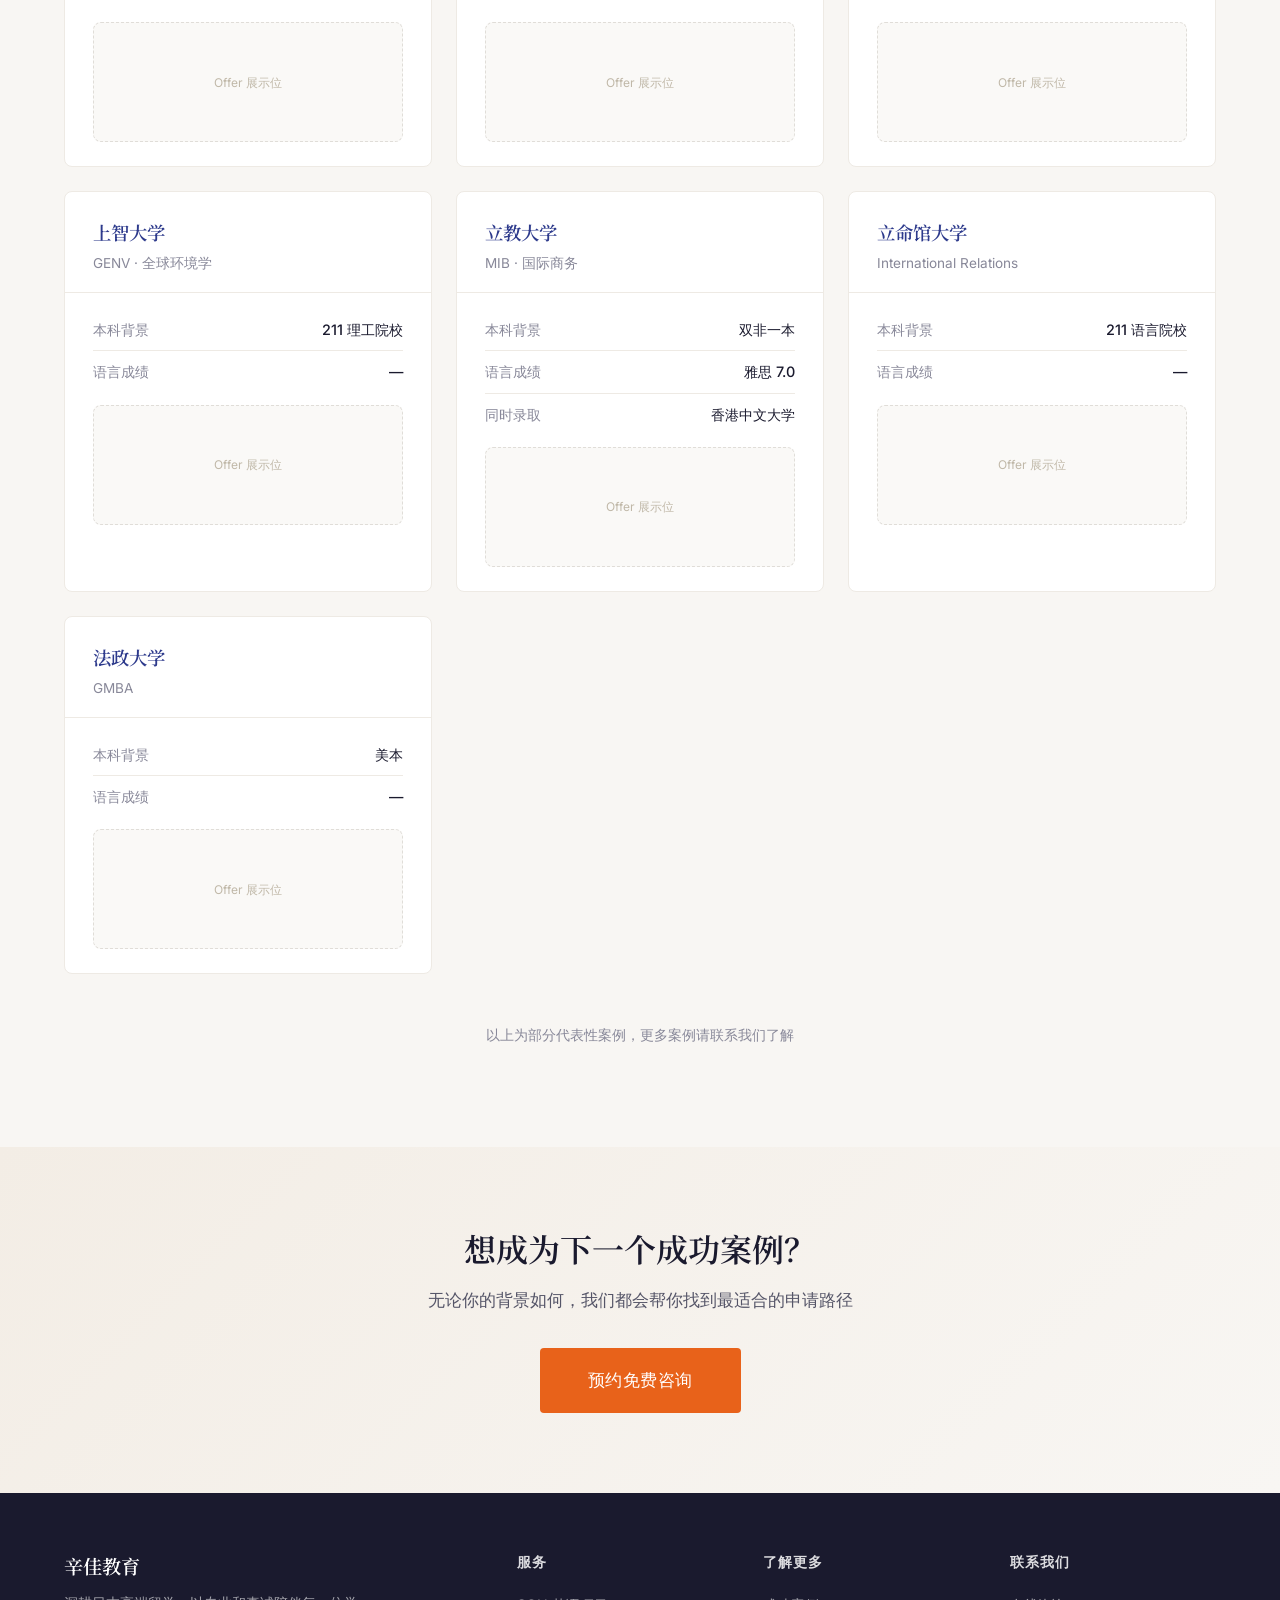
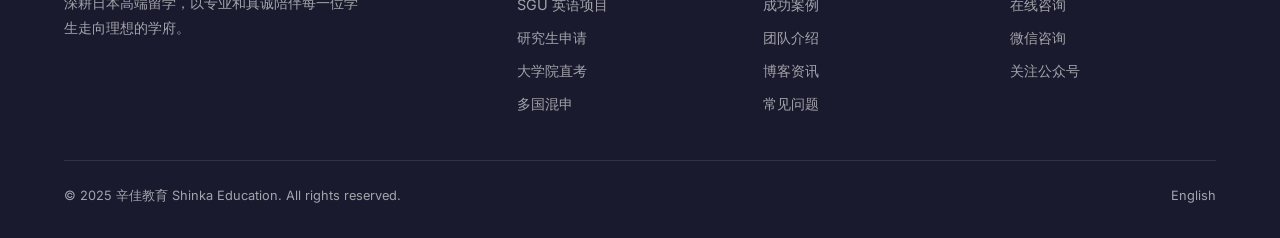
<file: cases.html>
<!DOCTYPE html>
<html lang="zh-CN">
<head>
  <meta charset="UTF-8">
  <meta name="viewport" content="width=device-width, initial-scale=1.0">
  <meta name="applicable-device" content="pc,mobile">
  <title>成功案例 | Shinka Education · 东大 · 早大 · 庆应 · 名校录取</title>
  <meta name="description" content="Shinka Education历年录取案例汇总，覆盖东京大学、早稻田大学、庆应义塾大学、名古屋大学等10+所日本名校，50+个真实录取案例。">
  <meta name="keywords" content="日本留学案例,东京大学录取,早稻田大学申请,SGU录取案例,日本大学院申请成功案例">
  <link rel="alternate" hreflang="zh" href="https://shinka-edu.com/cases.html">
  <link rel="alternate" hreflang="en" href="https://shinka-edu.com/en/cases.html">
  <link rel="canonical" href="https://shinka-edu.com/cases.html">
  <meta property="og:title" content="成功案例 | Shinka Education">
  <meta property="og:description" content="50+ 日本名校录取案例，覆盖东大、早大、庆应等顶尖学府">
  <link rel="preconnect" href="https://fonts.googleapis.com">
  <link rel="preconnect" href="https://fonts.gstatic.com" crossorigin>
  <link href="https://fonts.googleapis.com/css2?family=Cormorant+Garamond:wght@400;600;700&family=Inter:wght@400;500;600&family=Noto+Serif+SC:wght@400;600;700&display=swap" rel="stylesheet">
  <link rel="stylesheet" href="css/style.css">
  <script type="application/ld+json">
  {
    "@context": "https://schema.org",
    "@type": "BreadcrumbList",
    "itemListElement": [
      {"@type": "ListItem", "position": 1, "name": "首页", "item": "https://shinka-edu.com/"},
      {"@type": "ListItem", "position": 2, "name": "成功案例", "item": "https://shinka-edu.com/cases.html"}
    ]
  }
  </script>
</head>
<body>

  <!-- Navigation -->
  <nav class="navbar" role="navigation" aria-label="主导航">
    <div class="container">
      <a href="index.html" class="nav-logo"><img src="images/logo.png" alt="辛佳教育" loading="lazy"><span class="nav-logo-text">辛佳教育<small>Shinka Education</small></span></a>
      <div class="nav-links">
        <a href="index.html">首页</a>
        <a href="services.html">服务</a>
        <a href="cases.html" class="active">案例</a>
        <a href="team.html">团队</a>
        <a href="blog.html">资讯</a>
        <a href="faq.html">FAQ</a>
        <a href="contact.html">联系我们</a>
        <a href="en/cases.html" class="nav-lang">EN</a>
        <a href="contact.html" class="nav-cta">免费咨询</a>
      </div>
      <button class="nav-toggle" aria-label="菜单"><span></span><span></span><span></span></button>
    </div>
  </nav>

  <!-- Page Header -->
  <header class="page-header">
    <div class="container">
      <div class="breadcrumb"><a href="index.html">首页</a><span>/</span>成功案例</div>
      <h1>录取案例</h1>
      <p>真实的案例，真实的背景——来自不同起点的同学，都找到了属于自己的名校之路</p>
    </div>
  </header>

  <!-- Cases -->
  <section class="section">
    <div class="container">
      <!-- Filter -->
      <div class="filter-bar fade-in">
        <button class="filter-btn active" data-filter="all">全部</button>
        <button class="filter-btn" data-filter="todai">东京大学</button>
        <button class="filter-btn" data-filter="waseda">早稻田大学</button>
        <button class="filter-btn" data-filter="keio">庆应义塾大学</button>
        <button class="filter-btn" data-filter="nagoya">名古屋大学</button>
        <button class="filter-btn" data-filter="tohoku">东北大学</button>
        <button class="filter-btn" data-filter="kobe">神户大学</button>
        <button class="filter-btn" data-filter="sophia">上智大学</button>
        <button class="filter-btn" data-filter="other">其他院校</button>
      </div>

      <!-- Cases Grid -->
      <div class="cases-grid">

        <!-- 东京大学 -->
        <div class="case-card fade-in" data-school="todai">
          <div class="case-card-header">
            <div class="case-school">东京大学</div>
            <div class="case-program">ITASIA · 情報学環</div>
          </div>
          <div class="case-card-body">
            <div class="case-detail"><span class="case-detail-label">本科背景</span><span class="case-detail-value">Top 2 高校</span></div>
            <div class="case-detail"><span class="case-detail-label">语言成绩</span><span class="case-detail-value">托福 108</span></div>
            <div class="case-detail"><span class="case-detail-label">同时录取</span><span class="case-detail-value">香港大学</span></div>
            <div class="case-offer-img" style="margin-top: 12px; height: 120px; background: #faf9f7; border: 1px dashed #e0ddd8; border-radius: 8px; display: flex; align-items: center; justify-content: center; font-size: 0.75rem; color: #c0b8a8;">Offer 展示位</div>
          </div>
        </div>

        <div class="case-card fade-in" data-school="todai">
          <div class="case-card-header">
            <div class="case-school">东京大学</div>
            <div class="case-program">ITASIA · 情報学環</div>
          </div>
          <div class="case-card-body">
            <div class="case-detail"><span class="case-detail-label">本科背景</span><span class="case-detail-value">英国 G5</span></div>
            <div class="case-detail"><span class="case-detail-label">语言成绩</span><span class="case-detail-value">—</span></div>
            <div class="case-offer-img" style="margin-top: 12px; height: 120px; background: #faf9f7; border: 1px dashed #e0ddd8; border-radius: 8px; display: flex; align-items: center; justify-content: center; font-size: 0.75rem; color: #c0b8a8;">Offer 展示位</div>
          </div>
        </div>

        <div class="case-card fade-in" data-school="todai">
          <div class="case-card-header">
            <div class="case-school">东京大学</div>
            <div class="case-program">MPP · 公共政策</div>
          </div>
          <div class="case-card-body">
            <div class="case-detail"><span class="case-detail-label">本科背景</span><span class="case-detail-value">211 财经院校</span></div>
            <div class="case-detail"><span class="case-detail-label">语言成绩</span><span class="case-detail-value">托福 110</span></div>
            <div class="case-detail"><span class="case-detail-label">同时录取</span><span class="case-detail-value">哥伦比亚大学、新加坡国立大学</span></div>
            <div class="case-offer-img" style="margin-top: 12px; height: 120px; background: #faf9f7; border: 1px dashed #e0ddd8; border-radius: 8px; display: flex; align-items: center; justify-content: center; font-size: 0.75rem; color: #c0b8a8;">Offer 展示位</div>
          </div>
        </div>

        <div class="case-card fade-in" data-school="todai">
          <div class="case-card-header">
            <div class="case-school">东京大学</div>
            <div class="case-program">MPP · 公共政策</div>
          </div>
          <div class="case-card-body">
            <div class="case-detail"><span class="case-detail-label">本科背景</span><span class="case-detail-value">Top 2 高校</span></div>
            <div class="case-detail"><span class="case-detail-label">语言成绩</span><span class="case-detail-value">雅思 6.5</span></div>
            <div class="case-offer-img" style="margin-top: 12px; height: 120px; background: #faf9f7; border: 1px dashed #e0ddd8; border-radius: 8px; display: flex; align-items: center; justify-content: center; font-size: 0.75rem; color: #c0b8a8;">Offer 展示位</div>
          </div>
        </div>

        <div class="case-card fade-in" data-school="todai">
          <div class="case-card-header">
            <div class="case-school">东京大学</div>
            <div class="case-program">GSP · 公共政策大学院</div>
          </div>
          <div class="case-card-body">
            <div class="case-detail"><span class="case-detail-label">本科背景</span><span class="case-detail-value">C9 高校</span></div>
            <div class="case-detail"><span class="case-detail-label">语言成绩</span><span class="case-detail-value">雅思 7.5</span></div>
            <div class="case-detail"><span class="case-detail-label">同时录取</span><span class="case-detail-value">香港中文大学、南洋理工大学</span></div>
            <div class="case-offer-img" style="margin-top: 12px; height: 120px; background: #faf9f7; border: 1px dashed #e0ddd8; border-radius: 8px; display: flex; align-items: center; justify-content: center; font-size: 0.75rem; color: #c0b8a8;">Offer 展示位</div>
          </div>
        </div>

        <div class="case-card fade-in" data-school="todai">
          <div class="case-card-header">
            <div class="case-school">东京大学</div>
            <div class="case-program">GPSS · 新领域创成科学</div>
          </div>
          <div class="case-card-body">
            <div class="case-detail"><span class="case-detail-label">本科背景</span><span class="case-detail-value">美本 Top 20</span></div>
            <div class="case-detail"><span class="case-detail-label">语言成绩</span><span class="case-detail-value">—</span></div>
            <div class="case-offer-img" style="margin-top: 12px; height: 120px; background: #faf9f7; border: 1px dashed #e0ddd8; border-radius: 8px; display: flex; align-items: center; justify-content: center; font-size: 0.75rem; color: #c0b8a8;">Offer 展示位</div>
          </div>
        </div>

        <!-- 早稻田大学 -->
        <div class="case-card fade-in" data-school="waseda">
          <div class="case-card-header">
            <div class="case-school">早稻田大学</div>
            <div class="case-program">GSICCS · 国际文化与传播</div>
          </div>
          <div class="case-card-body">
            <div class="case-detail"><span class="case-detail-label">本科背景</span><span class="case-detail-value">211 师范院校</span></div>
            <div class="case-detail"><span class="case-detail-label">语言成绩</span><span class="case-detail-value">雅思 8.0</span></div>
            <div class="case-offer-img" style="margin-top: 12px; height: 120px; background: #faf9f7; border: 1px dashed #e0ddd8; border-radius: 8px; display: flex; align-items: center; justify-content: center; font-size: 0.75rem; color: #c0b8a8;">Offer 展示位</div>
          </div>
        </div>

        <div class="case-card fade-in" data-school="waseda">
          <div class="case-card-header">
            <div class="case-school">早稻田大学</div>
            <div class="case-program">GSICCS · 国际文化与传播</div>
          </div>
          <div class="case-card-body">
            <div class="case-detail"><span class="case-detail-label">本科背景</span><span class="case-detail-value">985 高校</span></div>
            <div class="case-detail"><span class="case-detail-label">语言成绩</span><span class="case-detail-value">—</span></div>
            <div class="case-offer-img" style="margin-top: 12px; height: 120px; background: #faf9f7; border: 1px dashed #e0ddd8; border-radius: 8px; display: flex; align-items: center; justify-content: center; font-size: 0.75rem; color: #c0b8a8;">Offer 展示位</div>
          </div>
        </div>

        <div class="case-card fade-in" data-school="waseda">
          <div class="case-card-header">
            <div class="case-school">早稻田大学</div>
            <div class="case-program">EDICS · 教育学研究科</div>
          </div>
          <div class="case-card-body">
            <div class="case-detail"><span class="case-detail-label">本科背景</span><span class="case-detail-value">C9 高校</span></div>
            <div class="case-detail"><span class="case-detail-label">语言成绩</span><span class="case-detail-value">雅思 7.0</span></div>
            <div class="case-offer-img" style="margin-top: 12px; height: 120px; background: #faf9f7; border: 1px dashed #e0ddd8; border-radius: 8px; display: flex; align-items: center; justify-content: center; font-size: 0.75rem; color: #c0b8a8;">Offer 展示位</div>
          </div>
        </div>

        <div class="case-card fade-in" data-school="waseda">
          <div class="case-card-header">
            <div class="case-school">早稻田大学</div>
            <div class="case-program">GSAPS · 亚洲太平洋研究</div>
          </div>
          <div class="case-card-body">
            <div class="case-detail"><span class="case-detail-label">本科背景</span><span class="case-detail-value">985 高校</span></div>
            <div class="case-detail"><span class="case-detail-label">语言成绩</span><span class="case-detail-value">托福 108</span></div>
            <div class="case-detail"><span class="case-detail-label">同时录取</span><span class="case-detail-value">香港科技大学</span></div>
            <div class="case-offer-img" style="margin-top: 12px; height: 120px; background: #faf9f7; border: 1px dashed #e0ddd8; border-radius: 8px; display: flex; align-items: center; justify-content: center; font-size: 0.75rem; color: #c0b8a8;">Offer 展示位</div>
          </div>
        </div>

        <div class="case-card fade-in" data-school="waseda">
          <div class="case-card-header">
            <div class="case-school">早稻田大学</div>
            <div class="case-program">GSSS · 社会学研究科</div>
          </div>
          <div class="case-card-body">
            <div class="case-detail"><span class="case-detail-label">本科背景</span><span class="case-detail-value">双非一本</span></div>
            <div class="case-detail"><span class="case-detail-label">语言成绩</span><span class="case-detail-value">雅思 7.0</span></div>
            <div class="case-offer-img" style="margin-top: 12px; height: 120px; background: #faf9f7; border: 1px dashed #e0ddd8; border-radius: 8px; display: flex; align-items: center; justify-content: center; font-size: 0.75rem; color: #c0b8a8;">Offer 展示位</div>
          </div>
        </div>

        <!-- 庆应义塾大学 -->
        <div class="case-card fade-in" data-school="keio">
          <div class="case-card-header">
            <div class="case-school">庆应义塾大学</div>
            <div class="case-program">KMD · 媒体设计</div>
          </div>
          <div class="case-card-body">
            <div class="case-detail"><span class="case-detail-label">本科背景</span><span class="case-detail-value">顶尖美院</span></div>
            <div class="case-detail"><span class="case-detail-label">语言成绩</span><span class="case-detail-value">—</span></div>
            <div class="case-offer-img" style="margin-top: 12px; height: 120px; background: #faf9f7; border: 1px dashed #e0ddd8; border-radius: 8px; display: flex; align-items: center; justify-content: center; font-size: 0.75rem; color: #c0b8a8;">Offer 展示位</div>
          </div>
        </div>

        <div class="case-card fade-in" data-school="keio">
          <div class="case-card-header">
            <div class="case-school">庆应义塾大学</div>
            <div class="case-program">KMD · 媒体设计</div>
          </div>
          <div class="case-card-body">
            <div class="case-detail"><span class="case-detail-label">本科背景</span><span class="case-detail-value">美本 Top 20</span></div>
            <div class="case-detail"><span class="case-detail-label">语言成绩</span><span class="case-detail-value">—</span></div>
            <div class="case-detail"><span class="case-detail-label">同时录取</span><span class="case-detail-value">UCLA</span></div>
            <div class="case-offer-img" style="margin-top: 12px; height: 120px; background: #faf9f7; border: 1px dashed #e0ddd8; border-radius: 8px; display: flex; align-items: center; justify-content: center; font-size: 0.75rem; color: #c0b8a8;">Offer 展示位</div>
          </div>
        </div>

        <div class="case-card fade-in" data-school="keio">
          <div class="case-card-header">
            <div class="case-school">庆应义塾大学</div>
            <div class="case-program">SFC · 政策与媒体</div>
          </div>
          <div class="case-card-body">
            <div class="case-detail"><span class="case-detail-label">本科背景</span><span class="case-detail-value">C9 高校</span></div>
            <div class="case-detail"><span class="case-detail-label">语言成绩</span><span class="case-detail-value">雅思 7.0</span></div>
            <div class="case-detail"><span class="case-detail-label">同时录取</span><span class="case-detail-value">香港大学、南洋理工大学</span></div>
            <div class="case-offer-img" style="margin-top: 12px; height: 120px; background: #faf9f7; border: 1px dashed #e0ddd8; border-radius: 8px; display: flex; align-items: center; justify-content: center; font-size: 0.75rem; color: #c0b8a8;">Offer 展示位</div>
          </div>
        </div>

        <!-- 名古屋大学 -->
        <div class="case-card fade-in" data-school="nagoya">
          <div class="case-card-header">
            <div class="case-school">名古屋大学</div>
            <div class="case-program">GSID · 国际开发</div>
          </div>
          <div class="case-card-body">
            <div class="case-detail"><span class="case-detail-label">本科背景</span><span class="case-detail-value">C9 高校</span></div>
            <div class="case-detail"><span class="case-detail-label">语言成绩</span><span class="case-detail-value">—</span></div>
            <div class="case-offer-img" style="margin-top: 12px; height: 120px; background: #faf9f7; border: 1px dashed #e0ddd8; border-radius: 8px; display: flex; align-items: center; justify-content: center; font-size: 0.75rem; color: #c0b8a8;">Offer 展示位</div>
          </div>
        </div>

        <div class="case-card fade-in" data-school="nagoya">
          <div class="case-card-header">
            <div class="case-school">名古屋大学</div>
            <div class="case-program">GSID · 国际开发</div>
          </div>
          <div class="case-card-body">
            <div class="case-detail"><span class="case-detail-label">本科背景</span><span class="case-detail-value">985 高校</span></div>
            <div class="case-detail"><span class="case-detail-label">语言成绩</span><span class="case-detail-value">—</span></div>
            <div class="case-offer-img" style="margin-top: 12px; height: 120px; background: #faf9f7; border: 1px dashed #e0ddd8; border-radius: 8px; display: flex; align-items: center; justify-content: center; font-size: 0.75rem; color: #c0b8a8;">Offer 展示位</div>
          </div>
        </div>

        <!-- 东北大学 -->
        <div class="case-card fade-in" data-school="tohoku">
          <div class="case-card-header">
            <div class="case-school">东北大学</div>
            <div class="case-program">GPEM · 经济学</div>
          </div>
          <div class="case-card-body">
            <div class="case-detail"><span class="case-detail-label">本科背景</span><span class="case-detail-value">港校 Top 3</span></div>
            <div class="case-detail"><span class="case-detail-label">语言成绩</span><span class="case-detail-value">雅思 8.0</span></div>
            <div class="case-offer-img" style="margin-top: 12px; height: 120px; background: #faf9f7; border: 1px dashed #e0ddd8; border-radius: 8px; display: flex; align-items: center; justify-content: center; font-size: 0.75rem; color: #c0b8a8;">Offer 展示位</div>
          </div>
        </div>

        <div class="case-card fade-in" data-school="tohoku">
          <div class="case-card-header">
            <div class="case-school">东北大学</div>
            <div class="case-program">GPEM · 经济学</div>
          </div>
          <div class="case-card-body">
            <div class="case-detail"><span class="case-detail-label">本科背景</span><span class="case-detail-value">QS Top 50 英本</span></div>
            <div class="case-detail"><span class="case-detail-label">语言成绩</span><span class="case-detail-value">—</span></div>
            <div class="case-offer-img" style="margin-top: 12px; height: 120px; background: #faf9f7; border: 1px dashed #e0ddd8; border-radius: 8px; display: flex; align-items: center; justify-content: center; font-size: 0.75rem; color: #c0b8a8;">Offer 展示位</div>
          </div>
        </div>

        <!-- 神户大学 -->
        <div class="case-card fade-in" data-school="kobe">
          <div class="case-card-header">
            <div class="case-school">神户大学</div>
            <div class="case-program">KIMAP</div>
          </div>
          <div class="case-card-body">
            <div class="case-detail"><span class="case-detail-label">本科背景</span><span class="case-detail-value">211 理工院校</span></div>
            <div class="case-detail"><span class="case-detail-label">语言成绩</span><span class="case-detail-value">托福 97</span></div>
            <div class="case-offer-img" style="margin-top: 12px; height: 120px; background: #faf9f7; border: 1px dashed #e0ddd8; border-radius: 8px; display: flex; align-items: center; justify-content: center; font-size: 0.75rem; color: #c0b8a8;">Offer 展示位</div>
          </div>
        </div>

        <div class="case-card fade-in" data-school="kobe">
          <div class="case-card-header">
            <div class="case-school">神户大学</div>
            <div class="case-program">KIMAP</div>
          </div>
          <div class="case-card-body">
            <div class="case-detail"><span class="case-detail-label">本科背景</span><span class="case-detail-value">QS Top 50 澳本</span></div>
            <div class="case-detail"><span class="case-detail-label">语言成绩</span><span class="case-detail-value">—</span></div>
            <div class="case-offer-img" style="margin-top: 12px; height: 120px; background: #faf9f7; border: 1px dashed #e0ddd8; border-radius: 8px; display: flex; align-items: center; justify-content: center; font-size: 0.75rem; color: #c0b8a8;">Offer 展示位</div>
          </div>
        </div>

        <!-- 上智大学 -->
        <div class="case-card fade-in" data-school="sophia">
          <div class="case-card-header">
            <div class="case-school">上智大学</div>
            <div class="case-program">GENV · 全球环境学</div>
          </div>
          <div class="case-card-body">
            <div class="case-detail"><span class="case-detail-label">本科背景</span><span class="case-detail-value">加拿大本科</span></div>
            <div class="case-detail"><span class="case-detail-label">语言成绩</span><span class="case-detail-value">—</span></div>
            <div class="case-offer-img" style="margin-top: 12px; height: 120px; background: #faf9f7; border: 1px dashed #e0ddd8; border-radius: 8px; display: flex; align-items: center; justify-content: center; font-size: 0.75rem; color: #c0b8a8;">Offer 展示位</div>
          </div>
        </div>

        <div class="case-card fade-in" data-school="sophia">
          <div class="case-card-header">
            <div class="case-school">上智大学</div>
            <div class="case-program">GENV · 全球环境学</div>
          </div>
          <div class="case-card-body">
            <div class="case-detail"><span class="case-detail-label">本科背景</span><span class="case-detail-value">211 理工院校</span></div>
            <div class="case-detail"><span class="case-detail-label">语言成绩</span><span class="case-detail-value">—</span></div>
            <div class="case-offer-img" style="margin-top: 12px; height: 120px; background: #faf9f7; border: 1px dashed #e0ddd8; border-radius: 8px; display: flex; align-items: center; justify-content: center; font-size: 0.75rem; color: #c0b8a8;">Offer 展示位</div>
          </div>
        </div>

        <!-- 其他院校 -->
        <div class="case-card fade-in" data-school="other">
          <div class="case-card-header">
            <div class="case-school">立教大学</div>
            <div class="case-program">MIB · 国际商务</div>
          </div>
          <div class="case-card-body">
            <div class="case-detail"><span class="case-detail-label">本科背景</span><span class="case-detail-value">双非一本</span></div>
            <div class="case-detail"><span class="case-detail-label">语言成绩</span><span class="case-detail-value">雅思 7.0</span></div>
            <div class="case-detail"><span class="case-detail-label">同时录取</span><span class="case-detail-value">香港中文大学</span></div>
            <div class="case-offer-img" style="margin-top: 12px; height: 120px; background: #faf9f7; border: 1px dashed #e0ddd8; border-radius: 8px; display: flex; align-items: center; justify-content: center; font-size: 0.75rem; color: #c0b8a8;">Offer 展示位</div>
          </div>
        </div>

        <div class="case-card fade-in" data-school="other">
          <div class="case-card-header">
            <div class="case-school">立命馆大学</div>
            <div class="case-program">International Relations</div>
          </div>
          <div class="case-card-body">
            <div class="case-detail"><span class="case-detail-label">本科背景</span><span class="case-detail-value">211 语言院校</span></div>
            <div class="case-detail"><span class="case-detail-label">语言成绩</span><span class="case-detail-value">—</span></div>
            <div class="case-offer-img" style="margin-top: 12px; height: 120px; background: #faf9f7; border: 1px dashed #e0ddd8; border-radius: 8px; display: flex; align-items: center; justify-content: center; font-size: 0.75rem; color: #c0b8a8;">Offer 展示位</div>
          </div>
        </div>

        <div class="case-card fade-in" data-school="other">
          <div class="case-card-header">
            <div class="case-school">法政大学</div>
            <div class="case-program">GMBA</div>
          </div>
          <div class="case-card-body">
            <div class="case-detail"><span class="case-detail-label">本科背景</span><span class="case-detail-value">美本</span></div>
            <div class="case-detail"><span class="case-detail-label">语言成绩</span><span class="case-detail-value">—</span></div>
            <div class="case-offer-img" style="margin-top: 12px; height: 120px; background: #faf9f7; border: 1px dashed #e0ddd8; border-radius: 8px; display: flex; align-items: center; justify-content: center; font-size: 0.75rem; color: #c0b8a8;">Offer 展示位</div>
          </div>
        </div>
      </div>

      <div class="text-center fade-in" style="margin-top: 48px;">
        <p style="color: var(--color-text-muted); font-size: 0.9rem;">以上为部分代表性案例，更多案例请联系我们了解</p>
      </div>
    </div>
  </section>

  <!-- CTA -->
  <section class="cta-section">
    <div class="container fade-in">
      <h2>想成为下一个成功案例？</h2>
      <p>无论你的背景如何，我们都会帮你找到最适合的申请路径</p>
      <a href="contact.html" class="btn btn-primary btn-lg">预约免费咨询</a>
    </div>
  </section>

  <!-- Footer -->
  <footer class="footer">
    <div class="container">
      <div class="footer-grid">
        <div class="footer-brand"><h3>辛佳教育</h3><p>深耕日本高端留学，以专业和真诚陪伴每一位学生走向理想的学府。</p></div>
        <div class="footer-col"><h4>服务</h4><a href="services.html#sgu">SGU 英语项目</a><a href="services.html#kenkyusei">研究生申请</a><a href="services.html#chokuju">大学院直考</a><a href="services.html#multi">多国混申</a></div>
        <div class="footer-col"><h4>了解更多</h4><a href="cases.html">成功案例</a><a href="team.html">团队介绍</a><a href="blog.html">博客资讯</a><a href="faq.html">常见问题</a></div>
        <div class="footer-col"><h4>联系我们</h4><a href="contact.html">在线咨询</a><a href="contact.html">微信咨询</a><a href="contact.html">关注公众号</a></div>
      </div>
      <div class="footer-bottom">
        <span>&copy; 2025 辛佳教育 Shinka Education. All rights reserved.</span>
        <a href="en/cases.html">English</a>
      </div>
    </div>
  </footer>

  <script src="js/main.js"></script>
</body>
</html>
</file>
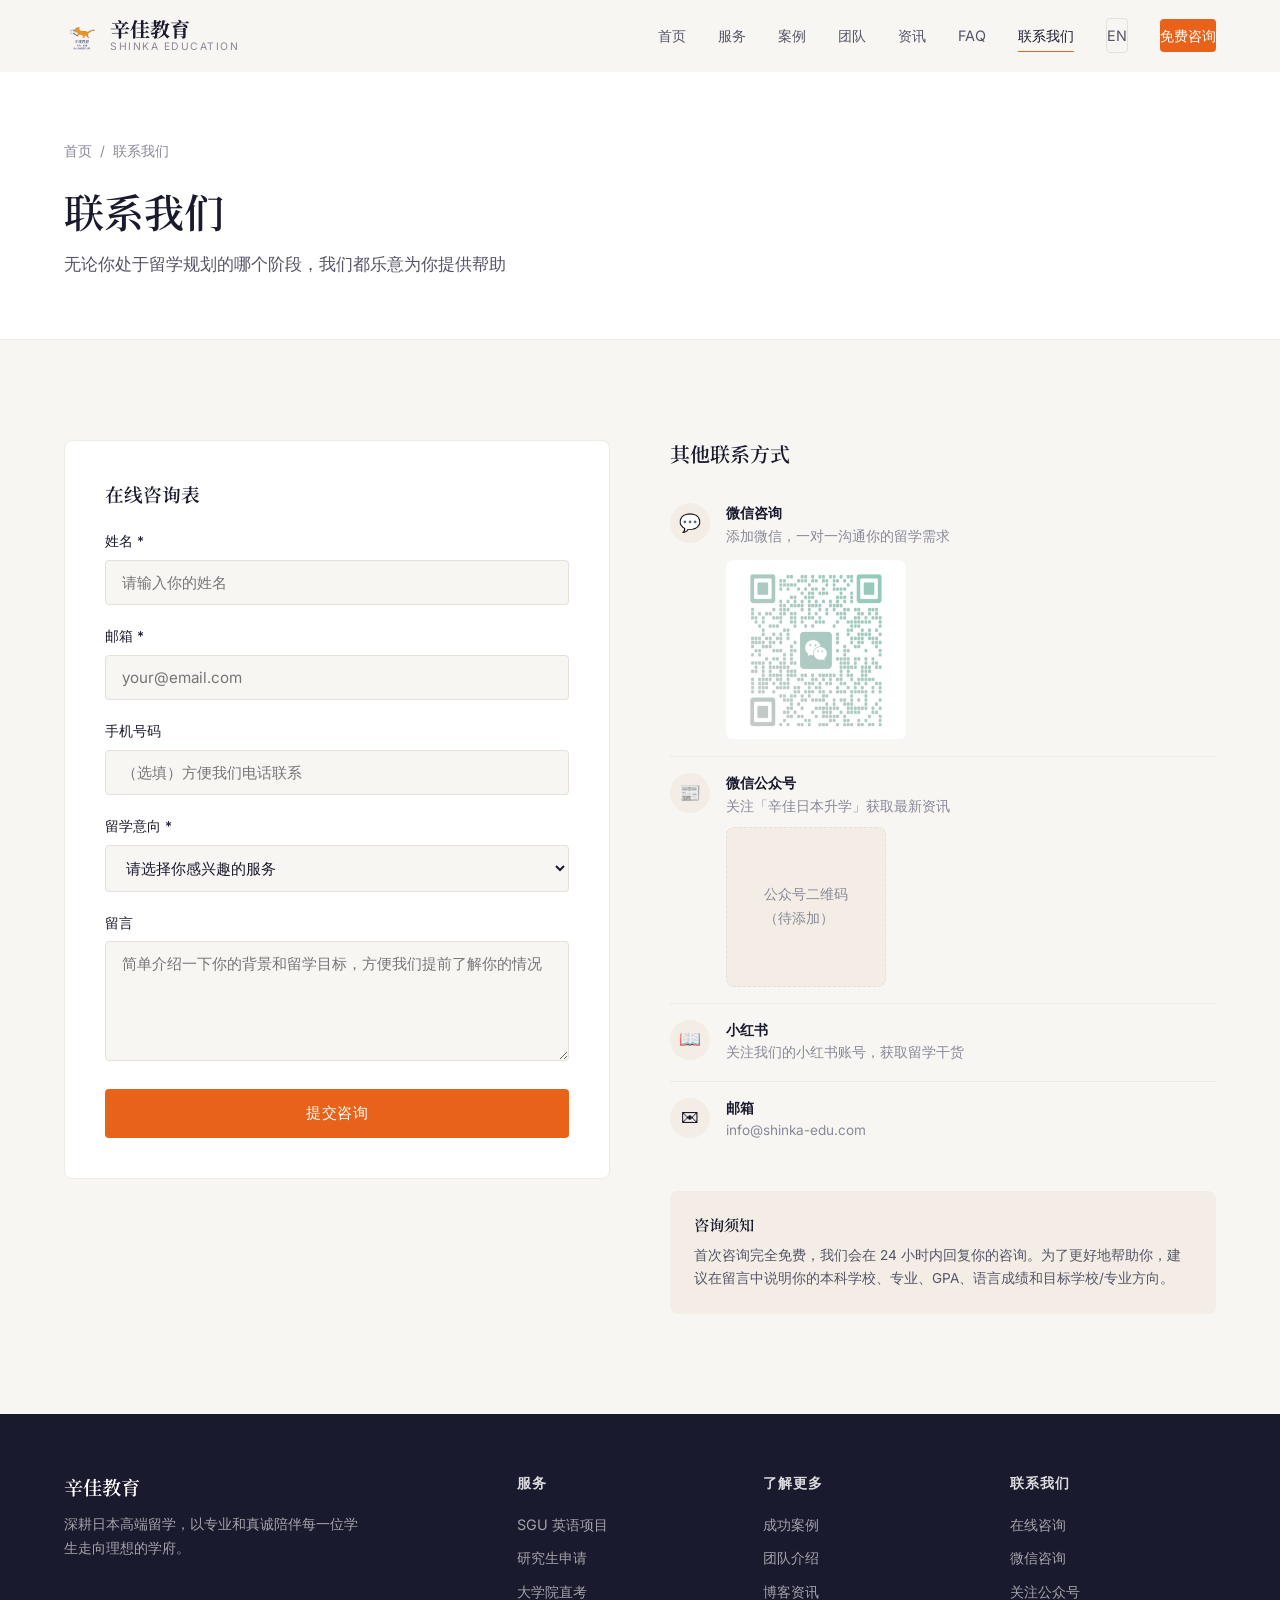
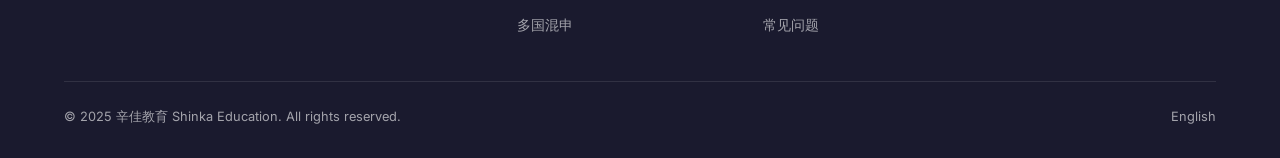
<file: contact.html>
<!DOCTYPE html>
<html lang="zh-CN">
<head>
  <meta charset="UTF-8">
  <meta name="viewport" content="width=device-width, initial-scale=1.0">
  <meta name="applicable-device" content="pc,mobile">
  <title>联系我们 | 辛佳教育 · 免费留学咨询</title>
  <meta name="description" content="联系辛佳教育，预约免费日本留学咨询。通过微信、在线表单或公众号与我们取得联系，获取个性化的留学申请方案。">
  <meta name="keywords" content="联系辛佳教育,日本留学咨询,免费留学评估,留学咨询预约">
  <link rel="alternate" hreflang="zh" href="https://shinka-edu.com/contact.html">
  <link rel="alternate" hreflang="en" href="https://shinka-edu.com/en/contact.html">
  <link rel="canonical" href="https://shinka-edu.com/contact.html">
  <link rel="preconnect" href="https://fonts.googleapis.com">
  <link rel="preconnect" href="https://fonts.gstatic.com" crossorigin>
  <link href="https://fonts.googleapis.com/css2?family=Cormorant+Garamond:wght@400;600;700&family=Inter:wght@400;500;600&family=Noto+Serif+SC:wght@400;600;700&display=swap" rel="stylesheet">
  <link rel="stylesheet" href="css/style.css">
</head>
<body>

  <nav class="navbar" role="navigation" aria-label="主导航">
    <div class="container">
      <a href="index.html" class="nav-logo"><img src="images/logo.png" alt="辛佳教育" loading="lazy"><span class="nav-logo-text">辛佳教育<small>Shinka Education</small></span></a>
      <div class="nav-links">
        <a href="index.html">首页</a>
        <a href="services.html">服务</a>
        <a href="cases.html">案例</a>
        <a href="team.html">团队</a>
        <a href="blog.html">资讯</a>
        <a href="faq.html">FAQ</a>
        <a href="contact.html" class="active">联系我们</a>
        <a href="en/contact.html" class="nav-lang">EN</a>
        <a href="contact.html" class="nav-cta">免费咨询</a>
      </div>
      <button class="nav-toggle" aria-label="菜单"><span></span><span></span><span></span></button>
    </div>
  </nav>

  <header class="page-header">
    <div class="container">
      <div class="breadcrumb"><a href="index.html">首页</a><span>/</span>联系我们</div>
      <h1>联系我们</h1>
      <p>无论你处于留学规划的哪个阶段，我们都乐意为你提供帮助</p>
    </div>
  </header>

  <section class="section">
    <div class="container">
      <div class="contact-grid">

        <!-- Contact Form -->
        <div class="contact-form fade-in">
          <h3 style="margin-bottom: 24px;">在线咨询表</h3>
          <form action="#" method="POST" onsubmit="return handleSubmit(event)">
            <div class="form-group">
              <label for="name">姓名 *</label>
              <input type="text" id="name" name="name" required placeholder="请输入你的姓名">
            </div>
            <div class="form-group">
              <label for="email">邮箱 *</label>
              <input type="email" id="email" name="email" required placeholder="your@email.com">
            </div>
            <div class="form-group">
              <label for="phone">手机号码</label>
              <input type="tel" id="phone" name="phone" placeholder="（选填）方便我们电话联系">
            </div>
            <div class="form-group">
              <label for="intention">留学意向 *</label>
              <select id="intention" name="intention" required>
                <option value="" disabled selected>请选择你感兴趣的服务</option>
                <option value="sgu">SGU 英语项目申请</option>
                <option value="kenkyusei">研究生（内诺制）申请</option>
                <option value="chokuju">大学院直考</option>
                <option value="multi">多国混申</option>
                <option value="other">其他 / 不确定</option>
              </select>
            </div>
            <div class="form-group">
              <label for="message">留言</label>
              <textarea id="message" name="message" placeholder="简单介绍一下你的背景和留学目标，方便我们提前了解你的情况"></textarea>
            </div>
            <button type="submit" class="btn btn-primary" style="width: 100%;">提交咨询</button>
          </form>
        </div>

        <!-- Contact Info -->
        <div class="contact-info fade-in fade-in-delay-1">
          <h3>其他联系方式</h3>
          <div class="contact-channels">
            <div class="contact-channel-item">
              <div class="channel-icon">&#128172;</div>
              <div class="channel-info">
                <h4>微信咨询</h4>
                <p>添加微信，一对一沟通你的留学需求</p>
                <img src="images/wechat-qr.jpg" alt="辛佳教育微信二维码" style="width: 180px; height: 180px; border-radius: 8px; margin-top: 12px;">
              </div>
            </div>
            <div class="contact-channel-item">
              <div class="channel-icon">&#128240;</div>
              <div class="channel-info">
                <h4>微信公众号</h4>
                <p>关注「辛佳日本升学」获取最新资讯</p>
                <div class="qrcode-placeholder">公众号二维码<br>（待添加）</div>
              </div>
            </div>
            <div class="contact-channel-item">
              <div class="channel-icon">&#128214;</div>
              <div class="channel-info">
                <h4>小红书</h4>
                <p>关注我们的小红书账号，获取留学干货</p>
              </div>
            </div>
            <div class="contact-channel-item">
              <div class="channel-icon">&#9993;</div>
              <div class="channel-info">
                <h4>邮箱</h4>
                <p>info@shinka-edu.com</p>
              </div>
            </div>
          </div>

          <div style="background: var(--color-bg-warm); padding: 24px; border-radius: var(--radius-lg); margin-top: 24px;">
            <h4 style="font-size: 0.95rem; margin-bottom: 8px;">咨询须知</h4>
            <p style="font-size: 0.85rem; color: var(--color-text-light); line-height: 1.7;">
              首次咨询完全免费，我们会在 24 小时内回复你的咨询。为了更好地帮助你，建议在留言中说明你的本科学校、专业、GPA、语言成绩和目标学校/专业方向。
            </p>
          </div>
        </div>

      </div>
    </div>
  </section>

  <footer class="footer">
    <div class="container">
      <div class="footer-grid">
        <div class="footer-brand"><h3>辛佳教育</h3><p>深耕日本高端留学，以专业和真诚陪伴每一位学生走向理想的学府。</p></div>
        <div class="footer-col"><h4>服务</h4><a href="services.html#sgu">SGU 英语项目</a><a href="services.html#kenkyusei">研究生申请</a><a href="services.html#chokuju">大学院直考</a><a href="services.html#multi">多国混申</a></div>
        <div class="footer-col"><h4>了解更多</h4><a href="cases.html">成功案例</a><a href="team.html">团队介绍</a><a href="blog.html">博客资讯</a><a href="faq.html">常见问题</a></div>
        <div class="footer-col"><h4>联系我们</h4><a href="contact.html">在线咨询</a><a href="contact.html">微信咨询</a><a href="contact.html">关注公众号</a></div>
      </div>
      <div class="footer-bottom">
        <span>&copy; 2025 辛佳教育 Shinka Education. All rights reserved.</span>
        <a href="en/contact.html">English</a>
      </div>
    </div>
  </footer>

  <script src="js/main.js"></script>
  <script>
    function handleSubmit(e) {
      e.preventDefault();
      alert('感谢你的咨询！我们会在 24 小时内与你联系。\n\n（提示：表单提交功能需要在部署后配置后端服务或第三方表单服务）');
      return false;
    }
  </script>
</body>
</html>
</file>
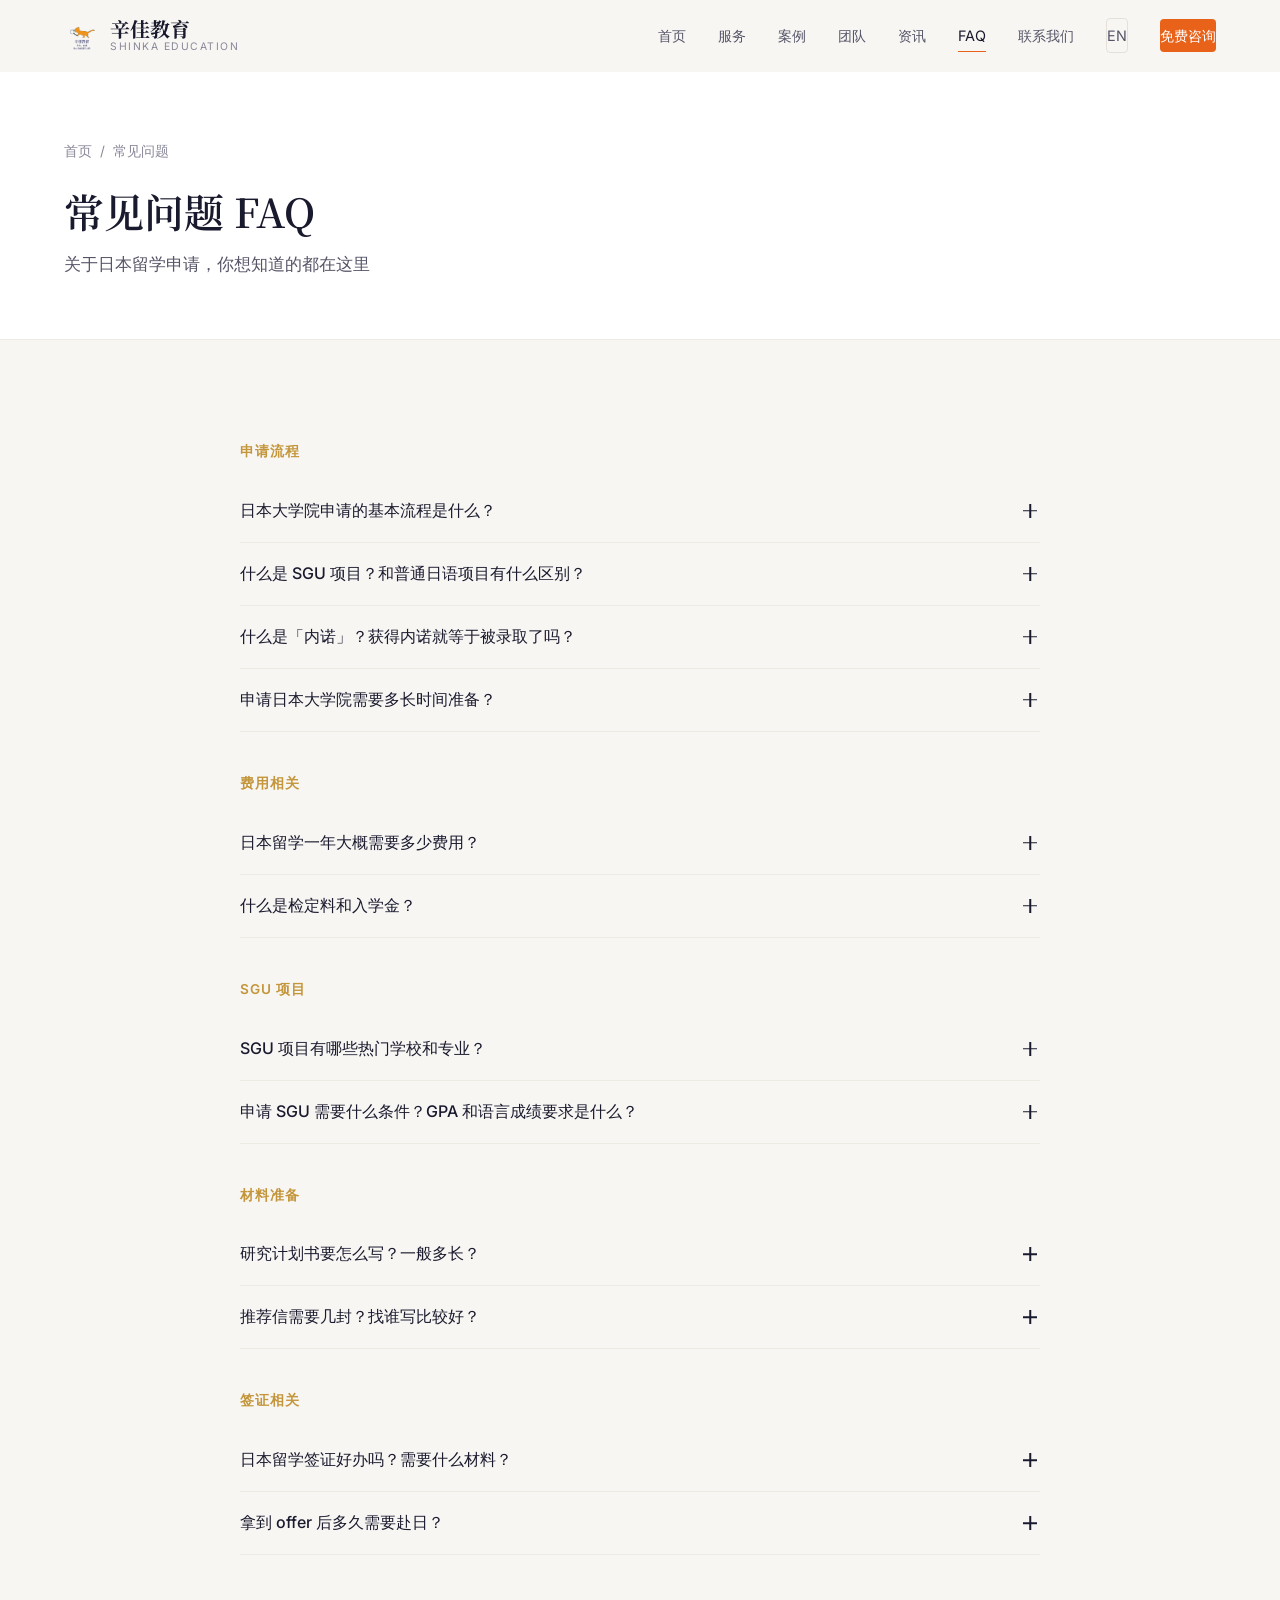
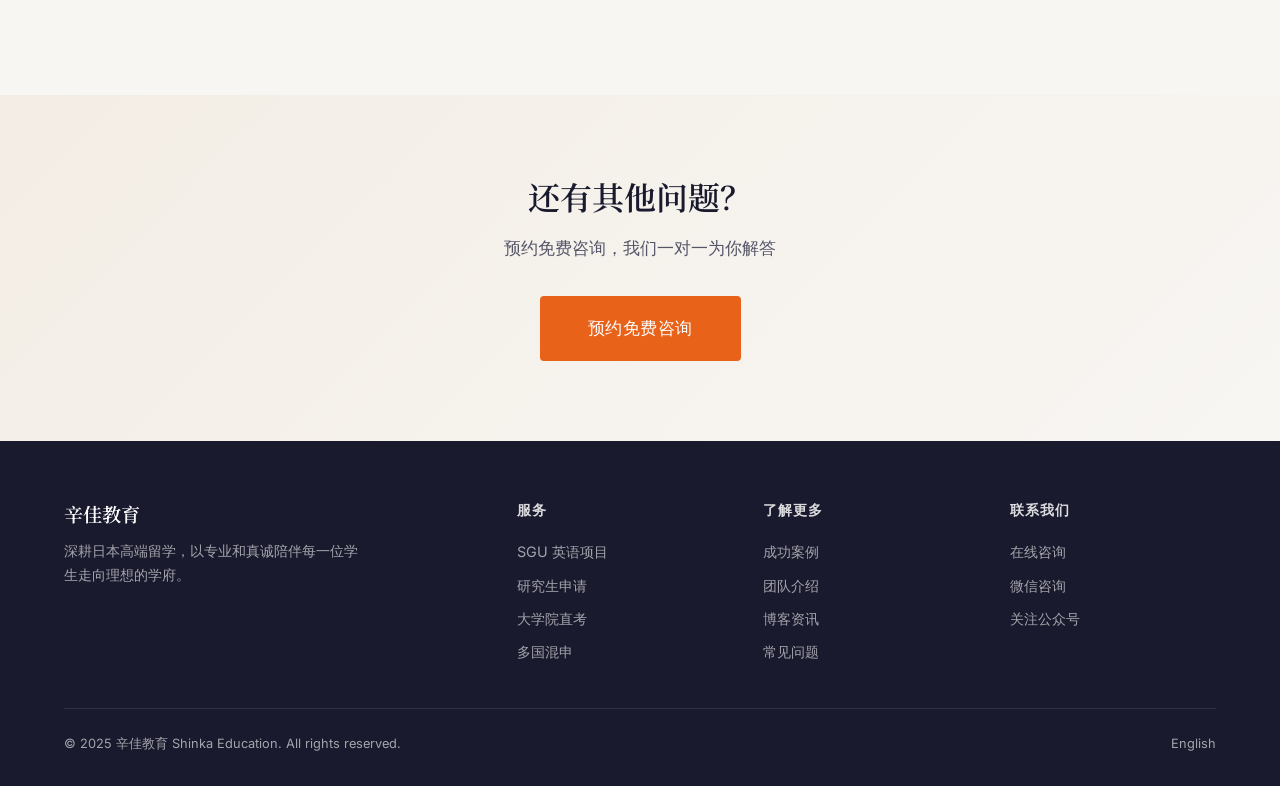
<file: faq.html>
<!DOCTYPE html>
<html lang="zh-CN">
<head>
  <meta charset="UTF-8">
  <meta name="viewport" content="width=device-width, initial-scale=1.0">
  <meta name="applicable-device" content="pc,mobile">
  <title>常见问题 FAQ | 辛佳教育 · 日本留学申请答疑</title>
  <meta name="description" content="日本留学申请常见问题解答：申请流程、费用、SGU项目、材料准备、签证办理等，辛佳教育为你一一解答。">
  <meta name="keywords" content="日本留学FAQ,日本留学常见问题,SGU申请问题,日本读研费用,日本留学签证">
  <link rel="alternate" hreflang="zh" href="https://shinka-edu.com/faq.html">
  <link rel="alternate" hreflang="en" href="https://shinka-edu.com/en/faq.html">
  <link rel="canonical" href="https://shinka-edu.com/faq.html">
  <link rel="preconnect" href="https://fonts.googleapis.com">
  <link rel="preconnect" href="https://fonts.gstatic.com" crossorigin>
  <link href="https://fonts.googleapis.com/css2?family=Cormorant+Garamond:wght@400;600;700&family=Inter:wght@400;500;600&family=Noto+Serif+SC:wght@400;600;700&display=swap" rel="stylesheet">
  <link rel="stylesheet" href="css/style.css">
  <script type="application/ld+json">
  {
    "@context": "https://schema.org",
    "@type": "FAQPage",
    "mainEntity": [
      {
        "@type": "Question",
        "name": "什么是 SGU 项目？",
        "acceptedAnswer": {
          "@type": "Answer",
          "text": "SGU（Super Global University）是日本文部科学省推出的全球化大学支援计划，包含37所日本顶尖大学的英语授课硕士/博士项目。申请者不需要日语能力，用英语即可完成申请和学习。"
        }
      },
      {
        "@type": "Question",
        "name": "日本留学一年大概需要多少费用？",
        "acceptedAnswer": {
          "@type": "Answer",
          "text": "国立大学学费约53万日元/年（约2.5万人民币），私立大学约80-150万日元/年。生活费因地区而异，东京约8-12万人民币/年，其他城市约6-8万。加上学费，总计约10-20万人民币/年。"
        }
      }
    ]
  }
  </script>
</head>
<body>

  <nav class="navbar" role="navigation" aria-label="主导航">
    <div class="container">
      <a href="index.html" class="nav-logo"><img src="images/logo.png" alt="辛佳教育" loading="lazy"><span class="nav-logo-text">辛佳教育<small>Shinka Education</small></span></a>
      <div class="nav-links">
        <a href="index.html">首页</a>
        <a href="services.html">服务</a>
        <a href="cases.html">案例</a>
        <a href="team.html">团队</a>
        <a href="blog.html">资讯</a>
        <a href="faq.html" class="active">FAQ</a>
        <a href="contact.html">联系我们</a>
        <a href="en/faq.html" class="nav-lang">EN</a>
        <a href="contact.html" class="nav-cta">免费咨询</a>
      </div>
      <button class="nav-toggle" aria-label="菜单"><span></span><span></span><span></span></button>
    </div>
  </nav>

  <header class="page-header">
    <div class="container">
      <div class="breadcrumb"><a href="index.html">首页</a><span>/</span>常见问题</div>
      <h1>常见问题 FAQ</h1>
      <p>关于日本留学申请，你想知道的都在这里</p>
    </div>
  </header>

  <section class="section">
    <div class="container">
      <div class="faq-list">

        <!-- 申请流程 -->
        <div class="faq-category fade-in">
          <div class="faq-category-title">申请流程</div>

          <div class="faq-item">
            <button class="faq-question">
              <span>日本大学院申请的基本流程是什么？</span>
              <span class="faq-icon"></span>
            </button>
            <div class="faq-answer">
              <div class="faq-answer-inner">一般流程为：签约 → 背景评估 → 选校选教授 → 文书准备（研究计划书/PS等）→ 联系教授（套磁）→ 正式出愿 → 面试辅导 → 合格通知 → 签证办理。SGU 项目通常是网申制，不需要套磁；而研究生（内诺制）则需要先获得教授同意。整个周期一般为 3-12 个月。</div>
            </div>
          </div>

          <div class="faq-item">
            <button class="faq-question">
              <span>什么是 SGU 项目？和普通日语项目有什么区别？</span>
              <span class="faq-icon"></span>
            </button>
            <div class="faq-answer">
              <div class="faq-answer-inner">SGU（Super Global University）是日本文部科学省推出的全球化大学支援计划，包含 37 所日本顶尖大学的英语授课硕士/博士项目。申请者不需要日语能力，用英语即可完成申请和学习。与日语项目相比，SGU 的申请方式更接近欧美（网申 + 文书 + 面试），竞争也比较激烈。</div>
            </div>
          </div>

          <div class="faq-item">
            <button class="faq-question">
              <span>什么是「内诺」？获得内诺就等于被录取了吗？</span>
              <span class="faq-icon"></span>
            </button>
            <div class="faq-answer">
              <div class="faq-answer-inner">「内诺」是日本大学院特有的非正式录取制度——教授在正式审查前同意接收你为研究生。获得内诺后还需要完成正式出愿（提交材料、缴纳检定料等），但通常通过率非常高。可以理解为「教授已经点头了」，但还差学校层面的手续。</div>
            </div>
          </div>

          <div class="faq-item">
            <button class="faq-question">
              <span>申请日本大学院需要多长时间准备？</span>
              <span class="faq-icon"></span>
            </button>
            <div class="faq-answer">
              <div class="faq-answer-inner">建议提前 6-12 个月开始准备。SGU 项目有明确的申请截止日期（通常秋季入学为前一年 11 月至当年 3 月），研究生套磁可以更灵活。如果需要准备语言考试（托福/雅思/N1），时间要更充裕。早规划永远比晚规划好。</div>
            </div>
          </div>
        </div>

        <!-- 费用相关 -->
        <div class="faq-category fade-in">
          <div class="faq-category-title">费用相关</div>

          <div class="faq-item">
            <button class="faq-question">
              <span>日本留学一年大概需要多少费用？</span>
              <span class="faq-icon"></span>
            </button>
            <div class="faq-answer">
              <div class="faq-answer-inner">国立大学学费约 53 万日元/年（约 2.5 万人民币），私立大学约 80-150 万日元/年。生活费因地区而异，东京约 8-12 万人民币/年，其他城市约 6-8 万。加上学费，总计约 10-20 万人民币/年。日本允许留学生合法打工（每周 28 小时），可以覆盖部分生活费。</div>
            </div>
          </div>

          <div class="faq-item">
            <button class="faq-question">
              <span>什么是检定料和入学金？</span>
              <span class="faq-icon"></span>
            </button>
            <div class="faq-answer">
              <div class="faq-answer-inner">检定料是日本大学收取的申请审查费，通常为 3 万日元左右（约 1,500 人民币），在提交正式申请时缴纳，不可退还。入学金是入学时一次性缴纳的保证金，国立大学约 28 万日元（约 1.3 万人民币），私立大学金额不等。入学金也不可退还，放弃入学也不退。</div>
            </div>
          </div>
        </div>

        <!-- SGU 相关 -->
        <div class="faq-category fade-in">
          <div class="faq-category-title">SGU 项目</div>

          <div class="faq-item">
            <button class="faq-question">
              <span>SGU 项目有哪些热门学校和专业？</span>
              <span class="faq-icon"></span>
            </button>
            <div class="faq-answer">
              <div class="faq-answer-inner">热门学校包括东京大学（ITASIA、MPP、GSP、GPSS）、早稻田大学（GSICCS、EDICS、GSAPS）、庆应义塾大学（KMD、SFC）、名古屋大学（GSID）、东北大学（GPEM）等。专业覆盖社科、公共政策、国际关系、媒体设计、经济学、环境学等。理工科的 SGU 项目较少，但也有选择。</div>
            </div>
          </div>

          <div class="faq-item">
            <button class="faq-question">
              <span>申请 SGU 需要什么条件？GPA 和语言成绩要求是什么？</span>
              <span class="faq-icon"></span>
            </button>
            <div class="faq-answer">
              <div class="faq-answer-inner">各项目要求不同，但通常需要：本科学历（16 年教育经历）、英语成绩（托福 90+ 或雅思 6.5+ 为基本门槛，顶尖项目建议 100+/7.0+）、GPA 3.0+ 为安全线。部分项目需要 GRE/GMAT 成绩。除了硬件条件，研究计划书/PS 的质量和研究方向的匹配度同样重要。</div>
            </div>
          </div>
        </div>

        <!-- 材料准备 -->
        <div class="faq-category fade-in">
          <div class="faq-category-title">材料准备</div>

          <div class="faq-item">
            <button class="faq-question">
              <span>研究计划书要怎么写？一般多长？</span>
              <span class="faq-icon"></span>
            </button>
            <div class="faq-answer">
              <div class="faq-answer-inner">研究计划书是日本大学院申请的核心文书，一般要求 800-1200 字（日文）或 1000-1500 词（英文）。必须包含：研究背景与问题意识、先行研究综述、研究方法与预期结论。最重要的是体现你的研究与目标教授/研究科方向的匹配度。我们的文书老师会帮你从头梳理研究思路。</div>
            </div>
          </div>

          <div class="faq-item">
            <button class="faq-question">
              <span>推荐信需要几封？找谁写比较好？</span>
              <span class="faq-icon"></span>
            </button>
            <div class="faq-answer">
              <div class="faq-answer-inner">一般需要 2-3 封推荐信。优先找：与你研究方向相关的大学教授、你的毕业论文导师、了解你学术能力的任课教师。如果有工作经验，可以加一封来自上司的推荐。关键是推荐人要真正了解你，能写出有内容的推荐，而不只是表面的客套话。</div>
            </div>
          </div>
        </div>

        <!-- 签证相关 -->
        <div class="faq-category fade-in">
          <div class="faq-category-title">签证相关</div>

          <div class="faq-item">
            <button class="faq-question">
              <span>日本留学签证好办吗？需要什么材料？</span>
              <span class="faq-icon"></span>
            </button>
            <div class="faq-answer">
              <div class="faq-answer-inner">日本留学签证（在留资格认定 + 签证申请）流程比较规范，只要材料齐全，通过率很高。学校录取后会帮你申请「在留资格认定证明书」（COE），拿到 COE 后到日本驻华使馆办理签证，一般 1-2 周出签。需要准备的材料包括：COE 原件、护照、签证申请表、照片、户口本复印件、在职/在读证明、经费支付能力证明等。我们会在录取后协助完成签证流程。</div>
            </div>
          </div>

          <div class="faq-item">
            <button class="faq-question">
              <span>拿到 offer 后多久需要赴日？</span>
              <span class="faq-icon"></span>
            </button>
            <div class="faq-answer">
              <div class="faq-answer-inner">日本大学院通常有两个入学时间：4 月（春季入学，最常见）和 10 月（秋季入学，SGU 项目较多）。拿到 offer 后需要在学校规定的入学时间前完成签证办理和赴日。从合格通知到入学通常有 2-6 个月的缓冲时间。</div>
            </div>
          </div>
        </div>

      </div>
    </div>
  </section>

  <section class="cta-section">
    <div class="container fade-in">
      <h2>还有其他问题？</h2>
      <p>预约免费咨询，我们一对一为你解答</p>
      <a href="contact.html" class="btn btn-primary btn-lg">预约免费咨询</a>
    </div>
  </section>

  <footer class="footer">
    <div class="container">
      <div class="footer-grid">
        <div class="footer-brand"><h3>辛佳教育</h3><p>深耕日本高端留学，以专业和真诚陪伴每一位学生走向理想的学府。</p></div>
        <div class="footer-col"><h4>服务</h4><a href="services.html#sgu">SGU 英语项目</a><a href="services.html#kenkyusei">研究生申请</a><a href="services.html#chokuju">大学院直考</a><a href="services.html#multi">多国混申</a></div>
        <div class="footer-col"><h4>了解更多</h4><a href="cases.html">成功案例</a><a href="team.html">团队介绍</a><a href="blog.html">博客资讯</a><a href="faq.html">常见问题</a></div>
        <div class="footer-col"><h4>联系我们</h4><a href="contact.html">在线咨询</a><a href="contact.html">微信咨询</a><a href="contact.html">关注公众号</a></div>
      </div>
      <div class="footer-bottom">
        <span>&copy; 2025 辛佳教育 Shinka Education. All rights reserved.</span>
        <a href="en/faq.html">English</a>
      </div>
    </div>
  </footer>

  <script src="js/main.js"></script>
</body>
</html>
</file>
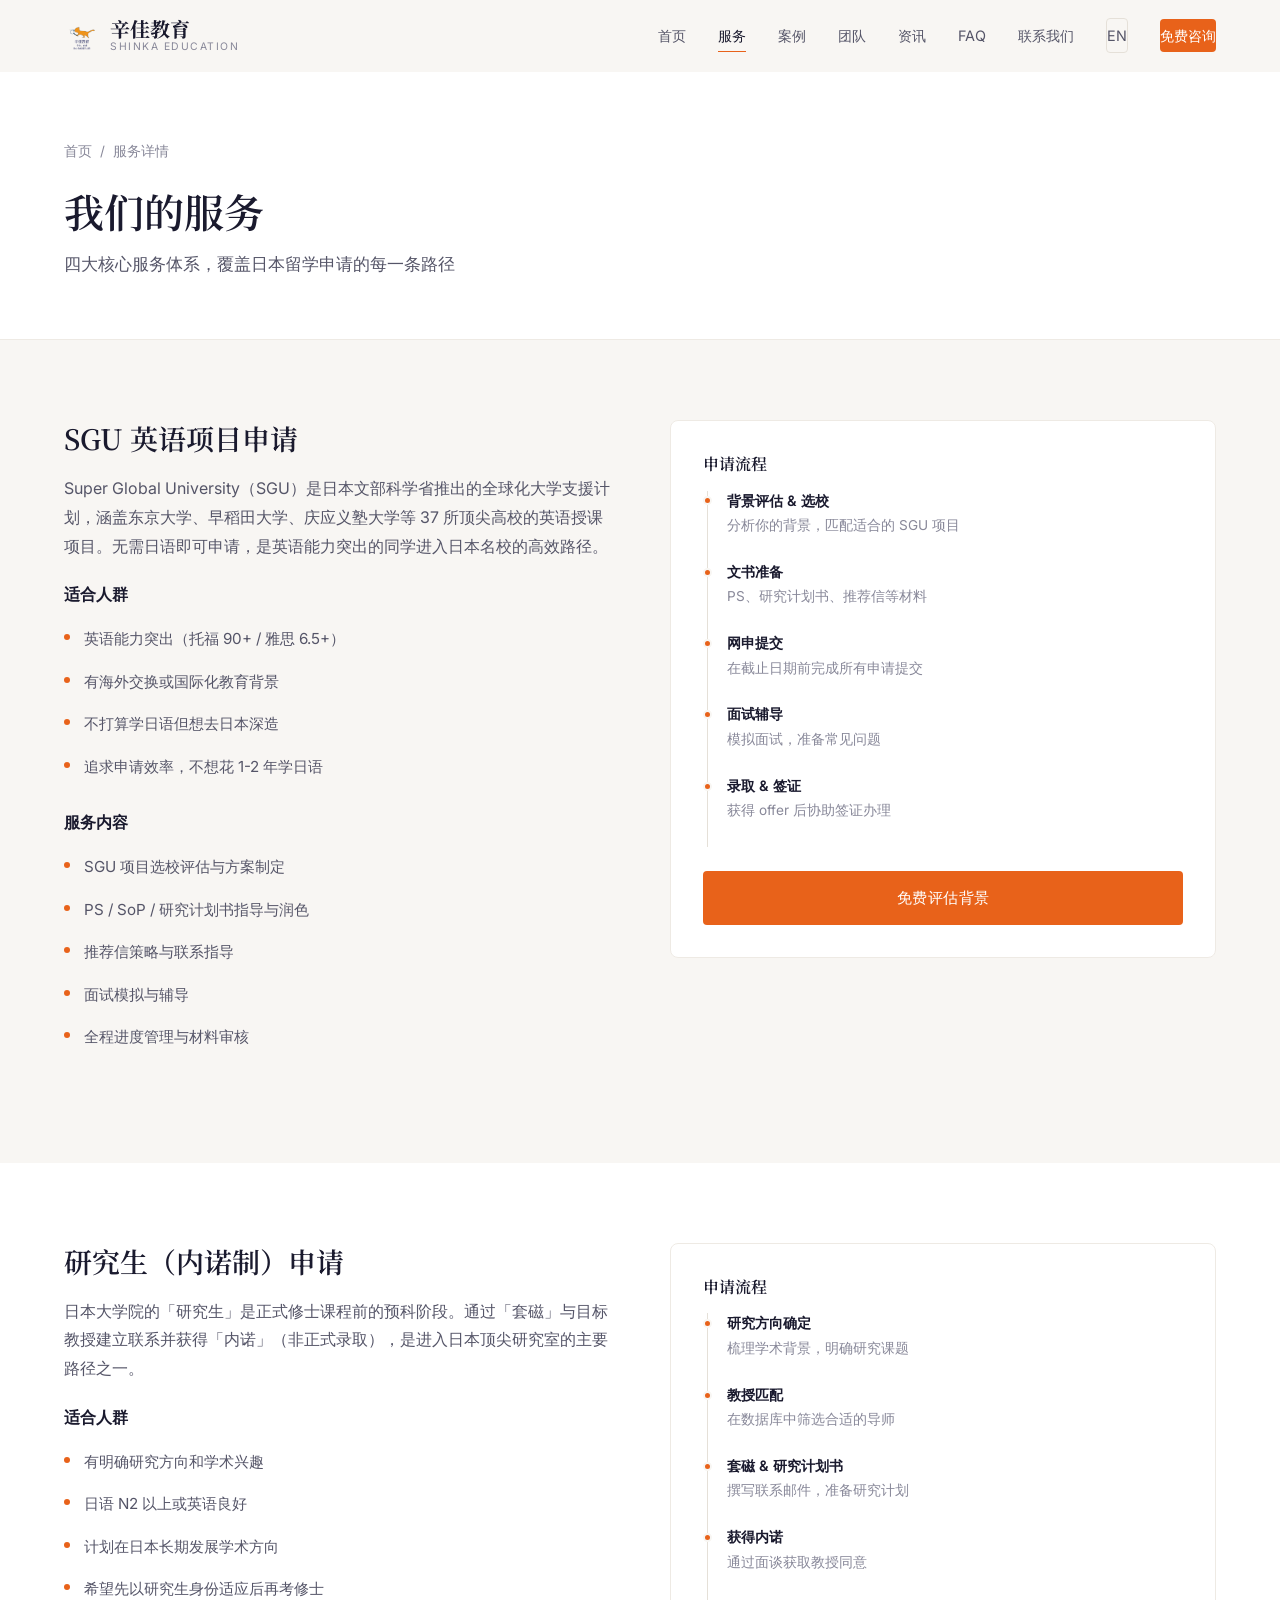
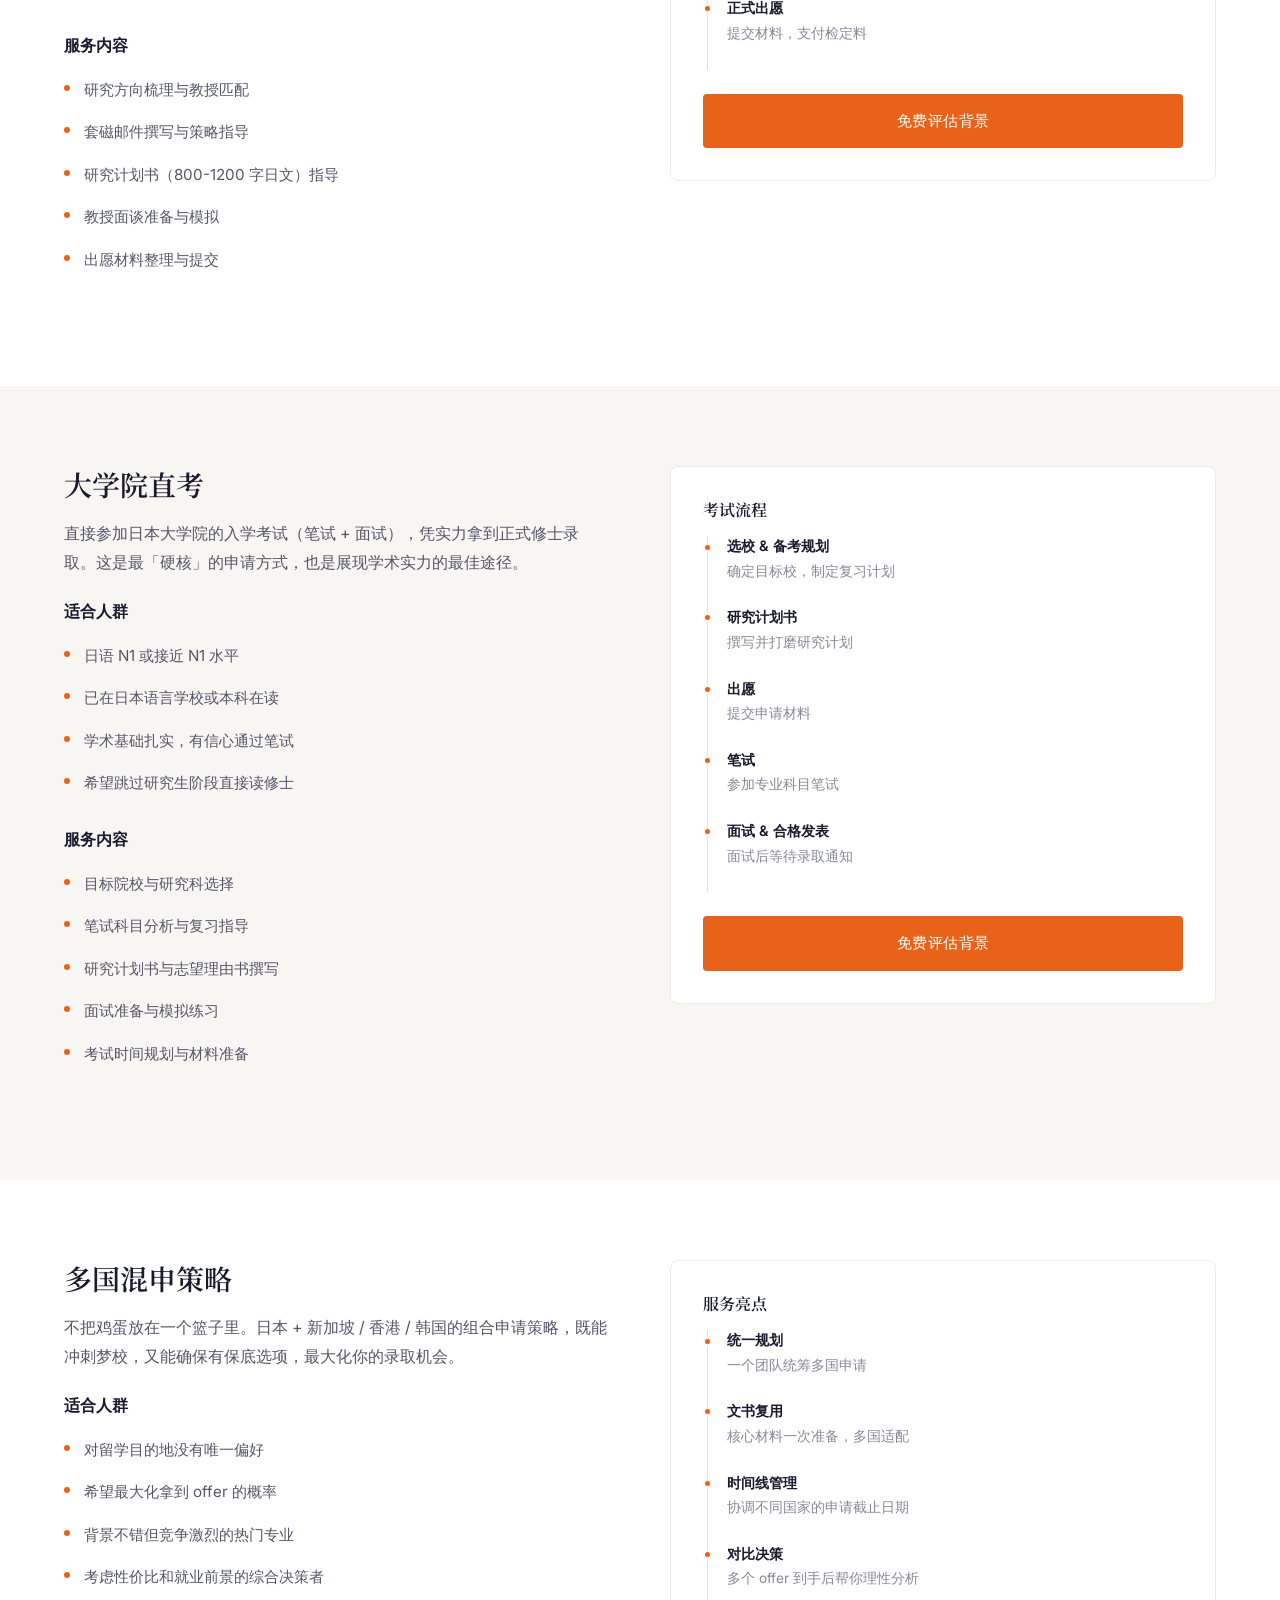
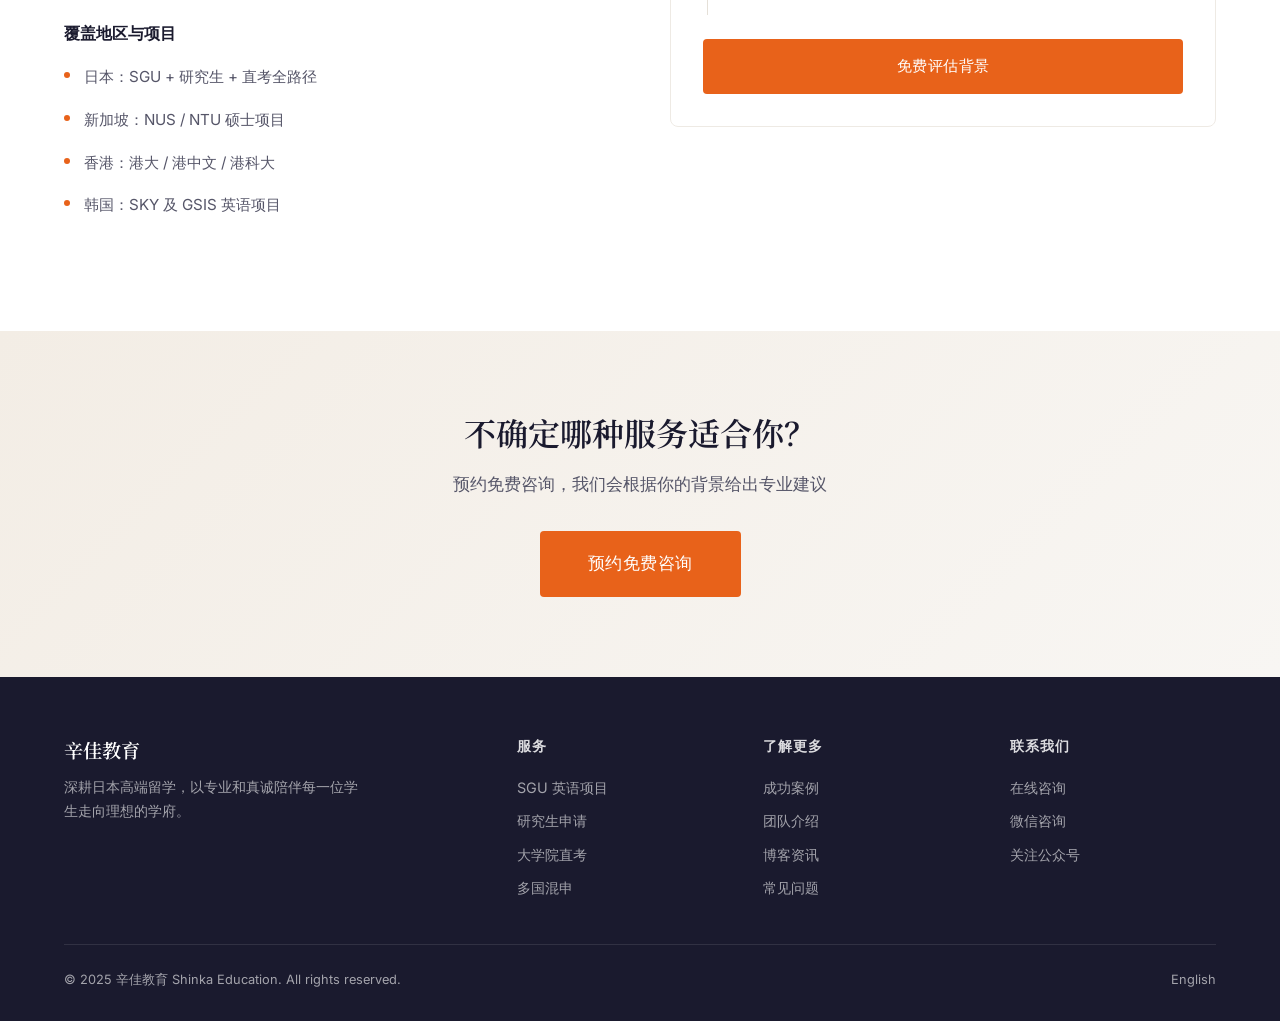
<file: services.html>
<!DOCTYPE html>
<html lang="zh-CN">
<head>
  <meta charset="UTF-8">
  <meta name="viewport" content="width=device-width, initial-scale=1.0">
  <meta name="applicable-device" content="pc,mobile">
  <title>服务详情 | 辛佳教育 · SGU · 研究生 · 直考 · 多国混申</title>
  <meta name="description" content="辛佳教育提供SGU英语项目申请、研究生内诺制申请、大学院直考辅导及多国混申策略服务，覆盖日本、新加坡、香港等地区名校。">
  <meta name="keywords" content="SGU申请,日本研究生,日本大学院直考,多国混申,日本留学服务">
  <link rel="alternate" hreflang="zh" href="https://shinka-edu.com/services.html">
  <link rel="alternate" hreflang="en" href="https://shinka-edu.com/en/services.html">
  <link rel="canonical" href="https://shinka-edu.com/services.html">
  <meta property="og:title" content="服务详情 | 辛佳教育">
  <meta property="og:description" content="SGU · 研究生 · 直考 · 多国混申 — 量身定制日本留学方案">
  <meta property="og:type" content="website">
  <link rel="preconnect" href="https://fonts.googleapis.com">
  <link rel="preconnect" href="https://fonts.gstatic.com" crossorigin>
  <link href="https://fonts.googleapis.com/css2?family=Cormorant+Garamond:wght@400;600;700&family=Inter:wght@400;500;600&family=Noto+Serif+SC:wght@400;600;700&display=swap" rel="stylesheet">
  <link rel="stylesheet" href="css/style.css">
  <script type="application/ld+json">
  {
    "@context": "https://schema.org",
    "@type": "BreadcrumbList",
    "itemListElement": [
      {"@type": "ListItem", "position": 1, "name": "首页", "item": "https://shinka-edu.com/"},
      {"@type": "ListItem", "position": 2, "name": "服务详情", "item": "https://shinka-edu.com/services.html"}
    ]
  }
  </script>
</head>
<body>

  <!-- Navigation -->
  <nav class="navbar" role="navigation" aria-label="主导航">
    <div class="container">
      <a href="index.html" class="nav-logo">
        <img src="images/logo.png" alt="辛佳教育" loading="lazy">
        <span class="nav-logo-text">辛佳教育<small>Shinka Education</small></span>
      </a>
      <div class="nav-links">
        <a href="index.html">首页</a>
        <a href="services.html" class="active">服务</a>
        <a href="cases.html">案例</a>
        <a href="team.html">团队</a>
        <a href="blog.html">资讯</a>
        <a href="faq.html">FAQ</a>
        <a href="contact.html">联系我们</a>
        <a href="en/services.html" class="nav-lang">EN</a>
        <a href="contact.html" class="nav-cta">免费咨询</a>
      </div>
      <button class="nav-toggle" aria-label="菜单"><span></span><span></span><span></span></button>
    </div>
  </nav>

  <!-- Page Header -->
  <header class="page-header">
    <div class="container">
      <div class="breadcrumb"><a href="index.html">首页</a><span>/</span>服务详情</div>
      <h1>我们的服务</h1>
      <p>四大核心服务体系，覆盖日本留学申请的每一条路径</p>
    </div>
  </header>

  <!-- SGU Section -->
  <section class="service-detail-section" id="sgu">
    <div class="container">
      <div class="service-detail-grid">
        <div class="service-detail-content fade-in">
          <h2>SGU 英语项目申请</h2>
          <p>Super Global University（SGU）是日本文部科学省推出的全球化大学支援计划，涵盖东京大学、早稻田大学、庆应义塾大学等 37 所顶尖高校的英语授课项目。无需日语即可申请，是英语能力突出的同学进入日本名校的高效路径。</p>

          <h4 style="margin: 24px 0 12px; font-family: var(--font-sans);">适合人群</h4>
          <ul>
            <li>英语能力突出（托福 90+ / 雅思 6.5+）</li>
            <li>有海外交换或国际化教育背景</li>
            <li>不打算学日语但想去日本深造</li>
            <li>追求申请效率，不想花 1-2 年学日语</li>
          </ul>

          <h4 style="margin: 24px 0 12px; font-family: var(--font-sans);">服务内容</h4>
          <ul>
            <li>SGU 项目选校评估与方案制定</li>
            <li>PS / SoP / 研究计划书指导与润色</li>
            <li>推荐信策略与联系指导</li>
            <li>面试模拟与辅导</li>
            <li>全程进度管理与材料审核</li>
          </ul>
        </div>
        <div class="service-sidebar fade-in fade-in-delay-1">
          <h4>申请流程</h4>
          <div class="timeline">
            <div class="timeline-item">
              <h5>背景评估 & 选校</h5>
              <p>分析你的背景，匹配适合的 SGU 项目</p>
            </div>
            <div class="timeline-item">
              <h5>文书准备</h5>
              <p>PS、研究计划书、推荐信等材料</p>
            </div>
            <div class="timeline-item">
              <h5>网申提交</h5>
              <p>在截止日期前完成所有申请提交</p>
            </div>
            <div class="timeline-item">
              <h5>面试辅导</h5>
              <p>模拟面试，准备常见问题</p>
            </div>
            <div class="timeline-item">
              <h5>录取 & 签证</h5>
              <p>获得 offer 后协助签证办理</p>
            </div>
          </div>
          <a href="contact.html" class="btn btn-primary" style="width: 100%; margin-top: 24px;">免费评估背景</a>
        </div>
      </div>
    </div>
  </section>

  <!-- Kenkyusei Section -->
  <section class="service-detail-section" id="kenkyusei">
    <div class="container">
      <div class="service-detail-grid">
        <div class="service-detail-content fade-in">
          <h2>研究生（内诺制）申请</h2>
          <p>日本大学院的「研究生」是正式修士课程前的预科阶段。通过「套磁」与目标教授建立联系并获得「内诺」（非正式录取），是进入日本顶尖研究室的主要路径之一。</p>

          <h4 style="margin: 24px 0 12px; font-family: var(--font-sans);">适合人群</h4>
          <ul>
            <li>有明确研究方向和学术兴趣</li>
            <li>日语 N2 以上或英语良好</li>
            <li>计划在日本长期发展学术方向</li>
            <li>希望先以研究生身份适应后再考修士</li>
          </ul>

          <h4 style="margin: 24px 0 12px; font-family: var(--font-sans);">服务内容</h4>
          <ul>
            <li>研究方向梳理与教授匹配</li>
            <li>套磁邮件撰写与策略指导</li>
            <li>研究计划书（800-1200 字日文）指导</li>
            <li>教授面谈准备与模拟</li>
            <li>出愿材料整理与提交</li>
          </ul>
        </div>
        <div class="service-sidebar fade-in fade-in-delay-1">
          <h4>申请流程</h4>
          <div class="timeline">
            <div class="timeline-item">
              <h5>研究方向确定</h5>
              <p>梳理学术背景，明确研究课题</p>
            </div>
            <div class="timeline-item">
              <h5>教授匹配</h5>
              <p>在数据库中筛选合适的导师</p>
            </div>
            <div class="timeline-item">
              <h5>套磁 & 研究计划书</h5>
              <p>撰写联系邮件，准备研究计划</p>
            </div>
            <div class="timeline-item">
              <h5>获得内诺</h5>
              <p>通过面谈获取教授同意</p>
            </div>
            <div class="timeline-item">
              <h5>正式出愿</h5>
              <p>提交材料，支付检定料</p>
            </div>
          </div>
          <a href="contact.html" class="btn btn-primary" style="width: 100%; margin-top: 24px;">免费评估背景</a>
        </div>
      </div>
    </div>
  </section>

  <!-- Chokuju Section -->
  <section class="service-detail-section" id="chokuju">
    <div class="container">
      <div class="service-detail-grid">
        <div class="service-detail-content fade-in">
          <h2>大学院直考</h2>
          <p>直接参加日本大学院的入学考试（笔试 + 面试），凭实力拿到正式修士录取。这是最「硬核」的申请方式，也是展现学术实力的最佳途径。</p>

          <h4 style="margin: 24px 0 12px; font-family: var(--font-sans);">适合人群</h4>
          <ul>
            <li>日语 N1 或接近 N1 水平</li>
            <li>已在日本语言学校或本科在读</li>
            <li>学术基础扎实，有信心通过笔试</li>
            <li>希望跳过研究生阶段直接读修士</li>
          </ul>

          <h4 style="margin: 24px 0 12px; font-family: var(--font-sans);">服务内容</h4>
          <ul>
            <li>目标院校与研究科选择</li>
            <li>笔试科目分析与复习指导</li>
            <li>研究计划书与志望理由书撰写</li>
            <li>面试准备与模拟练习</li>
            <li>考试时间规划与材料准备</li>
          </ul>
        </div>
        <div class="service-sidebar fade-in fade-in-delay-1">
          <h4>考试流程</h4>
          <div class="timeline">
            <div class="timeline-item">
              <h5>选校 & 备考规划</h5>
              <p>确定目标校，制定复习计划</p>
            </div>
            <div class="timeline-item">
              <h5>研究计划书</h5>
              <p>撰写并打磨研究计划</p>
            </div>
            <div class="timeline-item">
              <h5>出愿</h5>
              <p>提交申请材料</p>
            </div>
            <div class="timeline-item">
              <h5>笔试</h5>
              <p>参加专业科目笔试</p>
            </div>
            <div class="timeline-item">
              <h5>面试 & 合格发表</h5>
              <p>面试后等待录取通知</p>
            </div>
          </div>
          <a href="contact.html" class="btn btn-primary" style="width: 100%; margin-top: 24px;">免费评估背景</a>
        </div>
      </div>
    </div>
  </section>

  <!-- Multi-country Section -->
  <section class="service-detail-section" id="multi">
    <div class="container">
      <div class="service-detail-grid">
        <div class="service-detail-content fade-in">
          <h2>多国混申策略</h2>
          <p>不把鸡蛋放在一个篮子里。日本 + 新加坡 / 香港 / 韩国的组合申请策略，既能冲刺梦校，又能确保有保底选项，最大化你的录取机会。</p>

          <h4 style="margin: 24px 0 12px; font-family: var(--font-sans);">适合人群</h4>
          <ul>
            <li>对留学目的地没有唯一偏好</li>
            <li>希望最大化拿到 offer 的概率</li>
            <li>背景不错但竞争激烈的热门专业</li>
            <li>考虑性价比和就业前景的综合决策者</li>
          </ul>

          <h4 style="margin: 24px 0 12px; font-family: var(--font-sans);">覆盖地区与项目</h4>
          <ul>
            <li>日本：SGU + 研究生 + 直考全路径</li>
            <li>新加坡：NUS / NTU 硕士项目</li>
            <li>香港：港大 / 港中文 / 港科大</li>
            <li>韩国：SKY 及 GSIS 英语项目</li>
          </ul>
        </div>
        <div class="service-sidebar fade-in fade-in-delay-1">
          <h4>服务亮点</h4>
          <div class="timeline">
            <div class="timeline-item">
              <h5>统一规划</h5>
              <p>一个团队统筹多国申请</p>
            </div>
            <div class="timeline-item">
              <h5>文书复用</h5>
              <p>核心材料一次准备，多国适配</p>
            </div>
            <div class="timeline-item">
              <h5>时间线管理</h5>
              <p>协调不同国家的申请截止日期</p>
            </div>
            <div class="timeline-item">
              <h5>对比决策</h5>
              <p>多个 offer 到手后帮你理性分析</p>
            </div>
          </div>
          <a href="contact.html" class="btn btn-primary" style="width: 100%; margin-top: 24px;">免费评估背景</a>
        </div>
      </div>
    </div>
  </section>

  <!-- CTA -->
  <section class="cta-section">
    <div class="container fade-in">
      <h2>不确定哪种服务适合你？</h2>
      <p>预约免费咨询，我们会根据你的背景给出专业建议</p>
      <a href="contact.html" class="btn btn-primary btn-lg">预约免费咨询</a>
    </div>
  </section>

  <!-- Footer -->
  <footer class="footer">
    <div class="container">
      <div class="footer-grid">
        <div class="footer-brand">
          <h3>辛佳教育</h3>
          <p>深耕日本高端留学，以专业和真诚陪伴每一位学生走向理想的学府。</p>
        </div>
        <div class="footer-col">
          <h4>服务</h4>
          <a href="services.html#sgu">SGU 英语项目</a>
          <a href="services.html#kenkyusei">研究生申请</a>
          <a href="services.html#chokuju">大学院直考</a>
          <a href="services.html#multi">多国混申</a>
        </div>
        <div class="footer-col">
          <h4>了解更多</h4>
          <a href="cases.html">成功案例</a>
          <a href="team.html">团队介绍</a>
          <a href="blog.html">博客资讯</a>
          <a href="faq.html">常见问题</a>
        </div>
        <div class="footer-col">
          <h4>联系我们</h4>
          <a href="contact.html">在线咨询</a>
          <a href="contact.html">微信咨询</a>
          <a href="contact.html">关注公众号</a>
        </div>
      </div>
      <div class="footer-bottom">
        <span>&copy; 2025 辛佳教育 Shinka Education. All rights reserved.</span>
        <a href="en/services.html">English</a>
      </div>
    </div>
  </footer>

  <script src="js/main.js"></script>
</body>
</html>
</file>
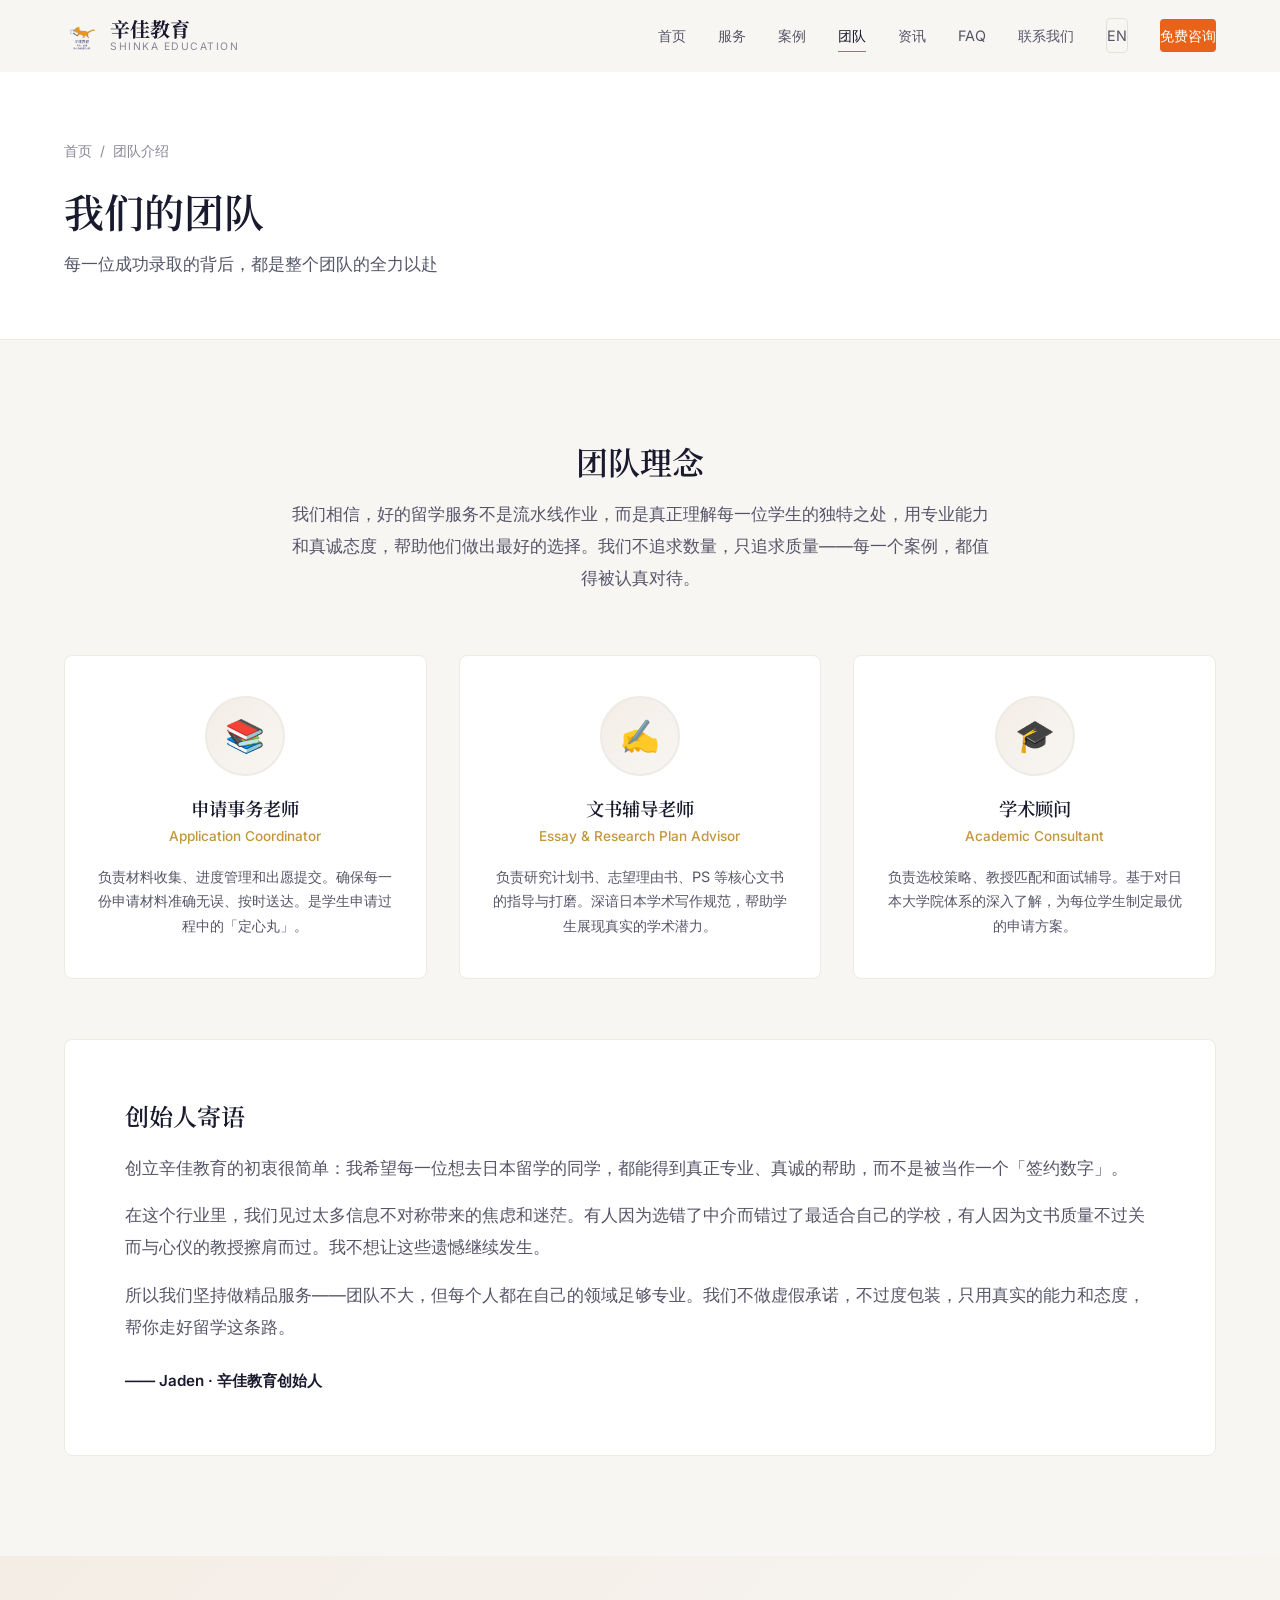
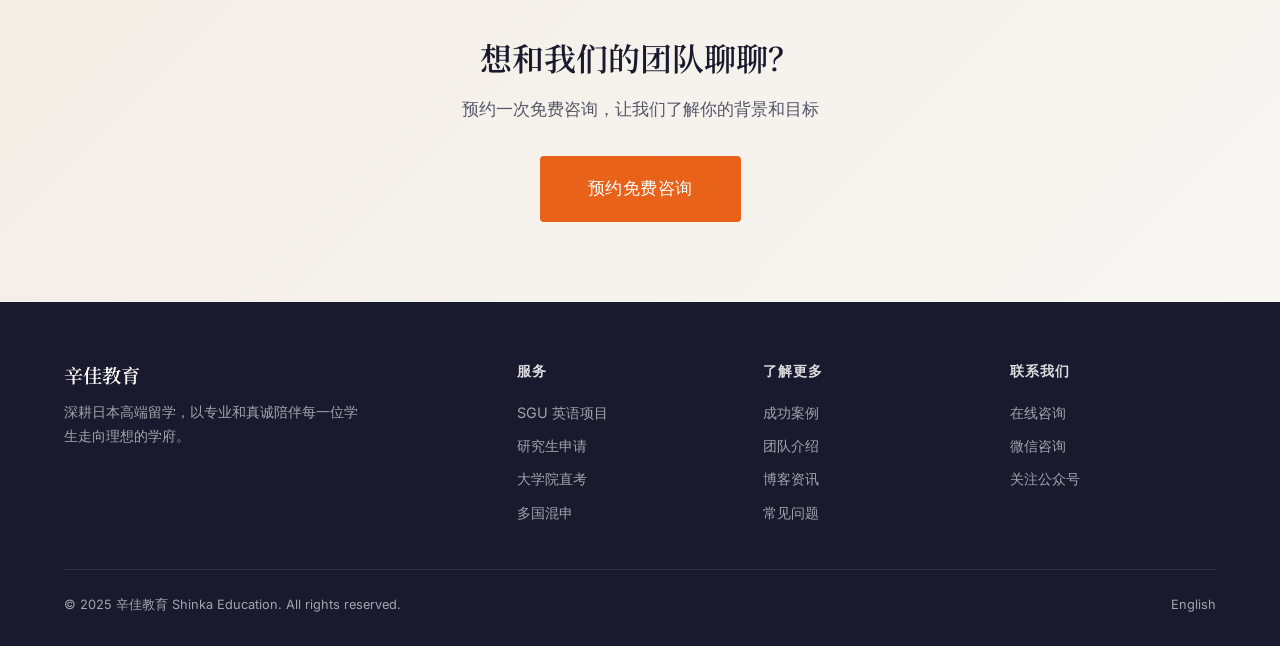
<file: team.html>
<!DOCTYPE html>
<html lang="zh-CN">
<head>
  <meta charset="UTF-8">
  <meta name="viewport" content="width=device-width, initial-scale=1.0">
  <meta name="applicable-device" content="pc,mobile">
  <title>团队介绍 | 辛佳教育 · 专业留学顾问团队</title>
  <meta name="description" content="辛佳教育团队由资深留学顾问、专业文书老师和学术导师组成，深耕日本留学领域，为每位学生提供个性化的申请指导。">
  <meta name="keywords" content="辛佳教育团队,日本留学顾问,留学文书老师,申请指导">
  <link rel="alternate" hreflang="zh" href="https://shinka-edu.com/team.html">
  <link rel="alternate" hreflang="en" href="https://shinka-edu.com/en/team.html">
  <link rel="canonical" href="https://shinka-edu.com/team.html">
  <link rel="preconnect" href="https://fonts.googleapis.com">
  <link rel="preconnect" href="https://fonts.gstatic.com" crossorigin>
  <link href="https://fonts.googleapis.com/css2?family=Cormorant+Garamond:wght@400;600;700&family=Inter:wght@400;500;600&family=Noto+Serif+SC:wght@400;600;700&display=swap" rel="stylesheet">
  <link rel="stylesheet" href="css/style.css">
</head>
<body>

  <nav class="navbar" role="navigation" aria-label="主导航">
    <div class="container">
      <a href="index.html" class="nav-logo"><img src="images/logo.png" alt="辛佳教育" loading="lazy"><span class="nav-logo-text">辛佳教育<small>Shinka Education</small></span></a>
      <div class="nav-links">
        <a href="index.html">首页</a>
        <a href="services.html">服务</a>
        <a href="cases.html">案例</a>
        <a href="team.html" class="active">团队</a>
        <a href="blog.html">资讯</a>
        <a href="faq.html">FAQ</a>
        <a href="contact.html">联系我们</a>
        <a href="en/team.html" class="nav-lang">EN</a>
        <a href="contact.html" class="nav-cta">免费咨询</a>
      </div>
      <button class="nav-toggle" aria-label="菜单"><span></span><span></span><span></span></button>
    </div>
  </nav>

  <header class="page-header">
    <div class="container">
      <div class="breadcrumb"><a href="index.html">首页</a><span>/</span>团队介绍</div>
      <h1>我们的团队</h1>
      <p>每一位成功录取的背后，都是整个团队的全力以赴</p>
    </div>
  </header>

  <!-- Team Philosophy -->
  <section class="section">
    <div class="container">
      <div class="text-center fade-in" style="max-width: 700px; margin: 0 auto 60px;">
        <h2 class="section-title center">团队理念</h2>
        <p style="color: var(--color-text-light); line-height: 1.9; font-size: 1.05rem;">
          我们相信，好的留学服务不是流水线作业，而是真正理解每一位学生的独特之处，用专业能力和真诚态度，帮助他们做出最好的选择。我们不追求数量，只追求质量——每一个案例，都值得被认真对待。
        </p>
      </div>

      <!-- Team Roles -->
      <div class="team-grid">
        <div class="team-card fade-in">
          <div class="team-avatar">&#128218;</div>
          <h3>申请事务老师</h3>
          <div class="team-role">Application Coordinator</div>
          <p>负责材料收集、进度管理和出愿提交。确保每一份申请材料准确无误、按时送达。是学生申请过程中的「定心丸」。</p>
        </div>
        <div class="team-card fade-in fade-in-delay-1">
          <div class="team-avatar">&#9997;</div>
          <h3>文书辅导老师</h3>
          <div class="team-role">Essay & Research Plan Advisor</div>
          <p>负责研究计划书、志望理由书、PS 等核心文书的指导与打磨。深谙日本学术写作规范，帮助学生展现真实的学术潜力。</p>
        </div>
        <div class="team-card fade-in fade-in-delay-2">
          <div class="team-avatar">&#127891;</div>
          <h3>学术顾问</h3>
          <div class="team-role">Academic Consultant</div>
          <p>负责选校策略、教授匹配和面试辅导。基于对日本大学院体系的深入了解，为每位学生制定最优的申请方案。</p>
        </div>
      </div>

      <!-- Founder Message -->
      <div class="founder-message fade-in">
        <h3>创始人寄语</h3>
        <p>创立辛佳教育的初衷很简单：我希望每一位想去日本留学的同学，都能得到真正专业、真诚的帮助，而不是被当作一个「签约数字」。</p>
        <p style="margin-top: 16px;">在这个行业里，我们见过太多信息不对称带来的焦虑和迷茫。有人因为选错了中介而错过了最适合自己的学校，有人因为文书质量不过关而与心仪的教授擦肩而过。我不想让这些遗憾继续发生。</p>
        <p style="margin-top: 16px;">所以我们坚持做精品服务——团队不大，但每个人都在自己的领域足够专业。我们不做虚假承诺，不过度包装，只用真实的能力和态度，帮你走好留学这条路。</p>
        <div class="founder-name">—— Jaden · 辛佳教育创始人</div>
      </div>
    </div>
  </section>

  <!-- CTA -->
  <section class="cta-section">
    <div class="container fade-in">
      <h2>想和我们的团队聊聊？</h2>
      <p>预约一次免费咨询，让我们了解你的背景和目标</p>
      <a href="contact.html" class="btn btn-primary btn-lg">预约免费咨询</a>
    </div>
  </section>

  <footer class="footer">
    <div class="container">
      <div class="footer-grid">
        <div class="footer-brand"><h3>辛佳教育</h3><p>深耕日本高端留学，以专业和真诚陪伴每一位学生走向理想的学府。</p></div>
        <div class="footer-col"><h4>服务</h4><a href="services.html#sgu">SGU 英语项目</a><a href="services.html#kenkyusei">研究生申请</a><a href="services.html#chokuju">大学院直考</a><a href="services.html#multi">多国混申</a></div>
        <div class="footer-col"><h4>了解更多</h4><a href="cases.html">成功案例</a><a href="team.html">团队介绍</a><a href="blog.html">博客资讯</a><a href="faq.html">常见问题</a></div>
        <div class="footer-col"><h4>联系我们</h4><a href="contact.html">在线咨询</a><a href="contact.html">微信咨询</a><a href="contact.html">关注公众号</a></div>
      </div>
      <div class="footer-bottom">
        <span>&copy; 2025 辛佳教育 Shinka Education. All rights reserved.</span>
        <a href="en/team.html">English</a>
      </div>
    </div>
  </footer>

  <script src="js/main.js"></script>
</body>
</html>
</file>
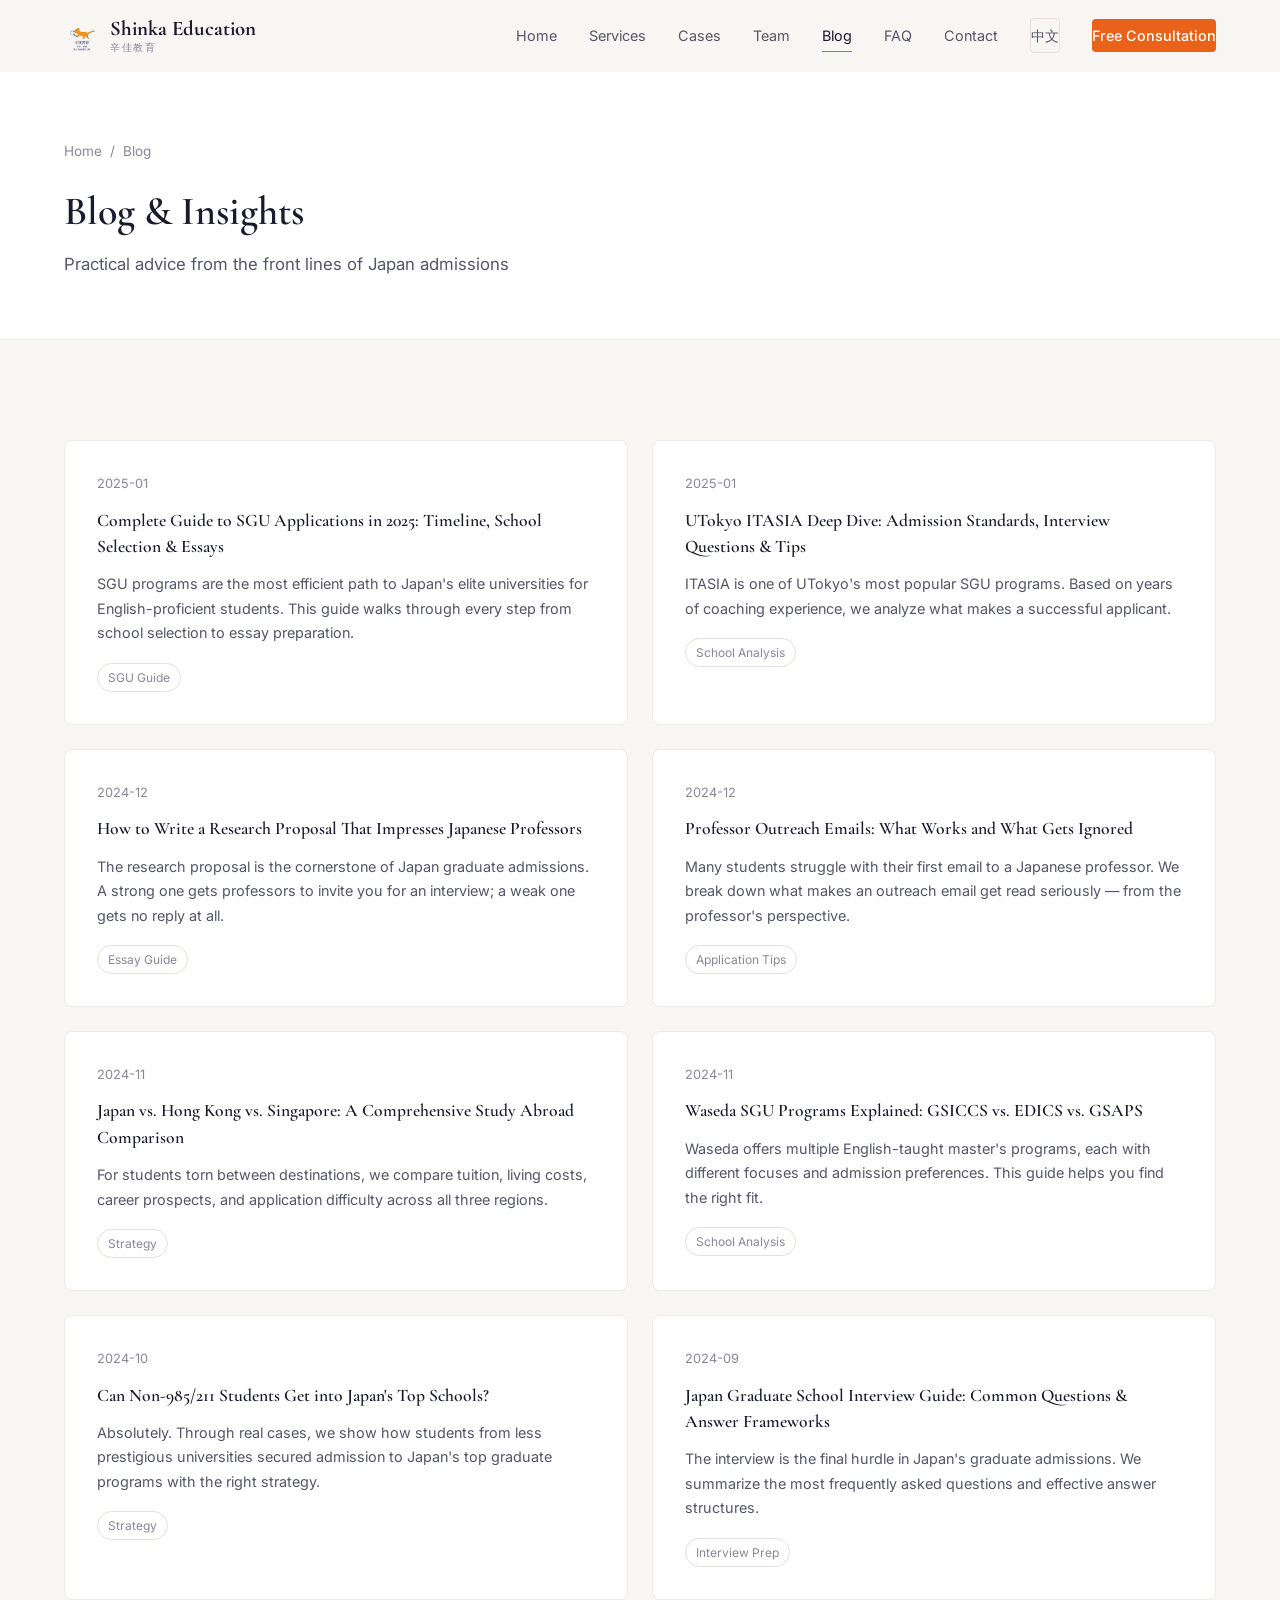
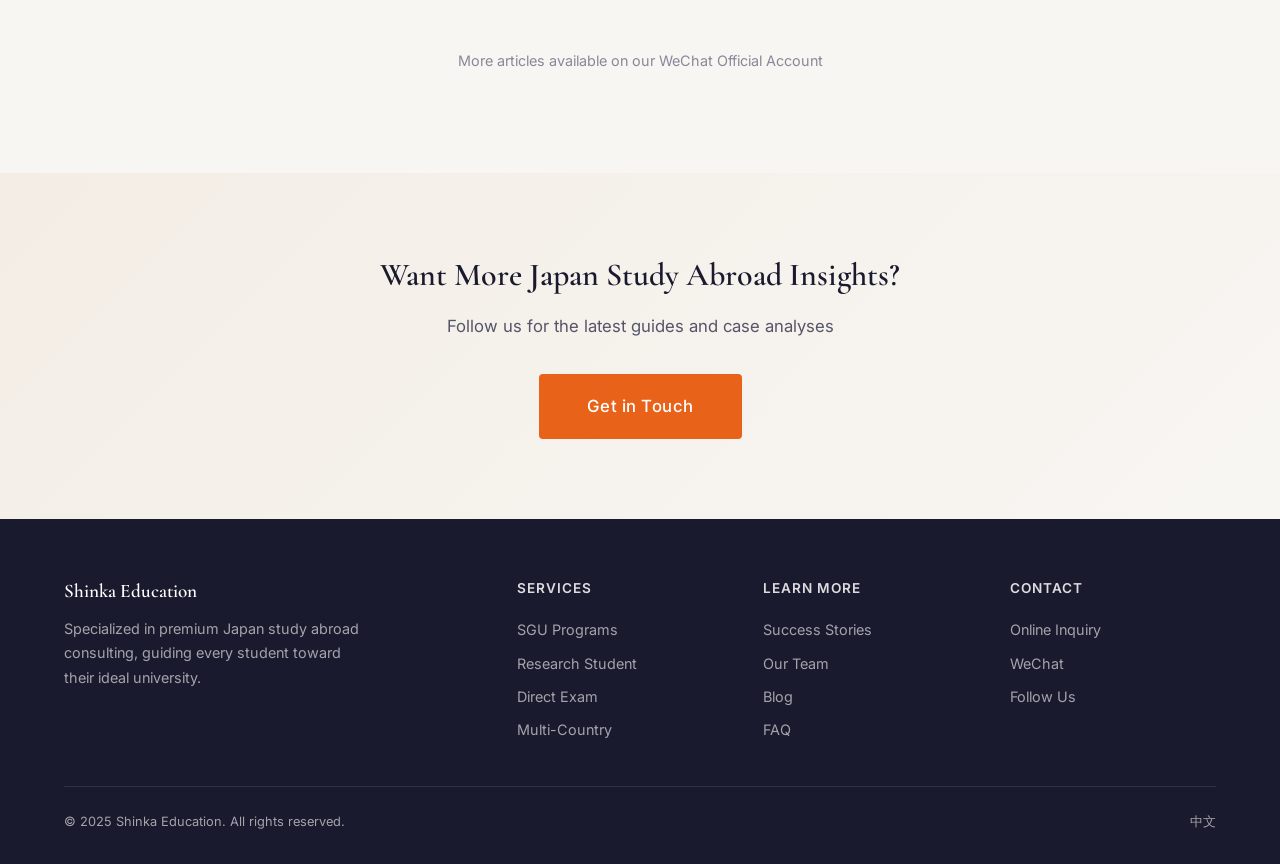
<file: en/blog.html>
<!DOCTYPE html>
<html lang="en" class="en">
<head>
  <meta charset="UTF-8">
  <meta name="viewport" content="width=device-width, initial-scale=1.0">
  <title>Blog | Shinka Education · Japan Study Abroad Insights</title>
  <meta name="description" content="Expert insights on studying in Japan: SGU program guides, school selection strategies, essay writing tips, and application advice from Shinka Education.">
  <meta name="keywords" content="study in Japan guide,SGU program guide,Japan graduate school tips,application advice">
  <link rel="alternate" hreflang="zh" href="https://shinka-edu.com/blog.html">
  <link rel="alternate" hreflang="en" href="https://shinka-edu.com/en/blog.html">
  <link rel="canonical" href="https://shinka-edu.com/en/blog.html">
  <link rel="preconnect" href="https://fonts.googleapis.com">
  <link rel="preconnect" href="https://fonts.gstatic.com" crossorigin>
  <link href="https://fonts.googleapis.com/css2?family=Cormorant+Garamond:wght@400;600;700&family=Inter:wght@400;500;600&family=Noto+Serif+SC:wght@400;600;700&display=swap" rel="stylesheet">
  <link rel="stylesheet" href="../css/style.css">
</head>
<body>

  <nav class="navbar" role="navigation" aria-label="Main navigation">
    <div class="container">
      <a href="index.html" class="nav-logo"><img src="../images/logo.png" alt="Shinka Education" loading="lazy"><span class="nav-logo-text">Shinka Education<small>辛佳教育</small></span></a>
      <div class="nav-links">
        <a href="index.html">Home</a>
        <a href="services.html">Services</a>
        <a href="cases.html">Cases</a>
        <a href="team.html">Team</a>
        <a href="blog.html" class="active">Blog</a>
        <a href="faq.html">FAQ</a>
        <a href="contact.html">Contact</a>
        <a href="../blog.html" class="nav-lang">中文</a>
        <a href="contact.html" class="nav-cta">Free Consultation</a>
      </div>
      <button class="nav-toggle" aria-label="Menu"><span></span><span></span><span></span></button>
    </div>
  </nav>

  <header class="page-header">
    <div class="container">
      <div class="breadcrumb"><a href="index.html">Home</a><span>/</span>Blog</div>
      <h1>Blog & Insights</h1>
      <p>Practical advice from the front lines of Japan admissions</p>
    </div>
  </header>

  <section class="section">
    <div class="container">
      <div class="blog-grid">
        <article class="blog-card fade-in">
          <div class="blog-date">2025-01</div>
          <h3><a href="#">Complete Guide to SGU Applications in 2025: Timeline, School Selection & Essays</a></h3>
          <p>SGU programs are the most efficient path to Japan's elite universities for English-proficient students. This guide walks through every step from school selection to essay preparation.</p>
          <span class="blog-tag">SGU Guide</span>
        </article>
        <article class="blog-card fade-in fade-in-delay-1">
          <div class="blog-date">2025-01</div>
          <h3><a href="#">UTokyo ITASIA Deep Dive: Admission Standards, Interview Questions & Tips</a></h3>
          <p>ITASIA is one of UTokyo's most popular SGU programs. Based on years of coaching experience, we analyze what makes a successful applicant.</p>
          <span class="blog-tag">School Analysis</span>
        </article>
        <article class="blog-card fade-in">
          <div class="blog-date">2024-12</div>
          <h3><a href="#">How to Write a Research Proposal That Impresses Japanese Professors</a></h3>
          <p>The research proposal is the cornerstone of Japan graduate admissions. A strong one gets professors to invite you for an interview; a weak one gets no reply at all.</p>
          <span class="blog-tag">Essay Guide</span>
        </article>
        <article class="blog-card fade-in fade-in-delay-1">
          <div class="blog-date">2024-12</div>
          <h3><a href="#">Professor Outreach Emails: What Works and What Gets Ignored</a></h3>
          <p>Many students struggle with their first email to a Japanese professor. We break down what makes an outreach email get read seriously — from the professor's perspective.</p>
          <span class="blog-tag">Application Tips</span>
        </article>
        <article class="blog-card fade-in">
          <div class="blog-date">2024-11</div>
          <h3><a href="#">Japan vs. Hong Kong vs. Singapore: A Comprehensive Study Abroad Comparison</a></h3>
          <p>For students torn between destinations, we compare tuition, living costs, career prospects, and application difficulty across all three regions.</p>
          <span class="blog-tag">Strategy</span>
        </article>
        <article class="blog-card fade-in fade-in-delay-1">
          <div class="blog-date">2024-11</div>
          <h3><a href="#">Waseda SGU Programs Explained: GSICCS vs. EDICS vs. GSAPS</a></h3>
          <p>Waseda offers multiple English-taught master's programs, each with different focuses and admission preferences. This guide helps you find the right fit.</p>
          <span class="blog-tag">School Analysis</span>
        </article>
        <article class="blog-card fade-in">
          <div class="blog-date">2024-10</div>
          <h3><a href="#">Can Non-985/211 Students Get into Japan's Top Schools?</a></h3>
          <p>Absolutely. Through real cases, we show how students from less prestigious universities secured admission to Japan's top graduate programs with the right strategy.</p>
          <span class="blog-tag">Strategy</span>
        </article>
        <article class="blog-card fade-in fade-in-delay-1">
          <div class="blog-date">2024-09</div>
          <h3><a href="#">Japan Graduate School Interview Guide: Common Questions & Answer Frameworks</a></h3>
          <p>The interview is the final hurdle in Japan's graduate admissions. We summarize the most frequently asked questions and effective answer structures.</p>
          <span class="blog-tag">Interview Prep</span>
        </article>
      </div>
      <div class="text-center fade-in" style="margin-top: 48px;">
        <p style="color: var(--color-text-muted); font-size: 0.9rem;">More articles available on our WeChat Official Account</p>
      </div>
    </div>
  </section>

  <section class="cta-section">
    <div class="container fade-in">
      <h2>Want More Japan Study Abroad Insights?</h2>
      <p>Follow us for the latest guides and case analyses</p>
      <a href="contact.html" class="btn btn-primary btn-lg">Get in Touch</a>
    </div>
  </section>

  <footer class="footer">
    <div class="container">
      <div class="footer-grid">
        <div class="footer-brand"><h3>Shinka Education</h3><p>Specialized in premium Japan study abroad consulting, guiding every student toward their ideal university.</p></div>
        <div class="footer-col"><h4>Services</h4><a href="services.html#sgu">SGU Programs</a><a href="services.html#kenkyusei">Research Student</a><a href="services.html#chokuju">Direct Exam</a><a href="services.html#multi">Multi-Country</a></div>
        <div class="footer-col"><h4>Learn More</h4><a href="cases.html">Success Stories</a><a href="team.html">Our Team</a><a href="blog.html">Blog</a><a href="faq.html">FAQ</a></div>
        <div class="footer-col"><h4>Contact</h4><a href="contact.html">Online Inquiry</a><a href="contact.html">WeChat</a><a href="contact.html">Follow Us</a></div>
      </div>
      <div class="footer-bottom">
        <span>&copy; 2025 Shinka Education. All rights reserved.</span>
        <a href="../blog.html">中文</a>
      </div>
    </div>
  </footer>

  <script src="../js/main.js"></script>
</body>
</html>
</file>
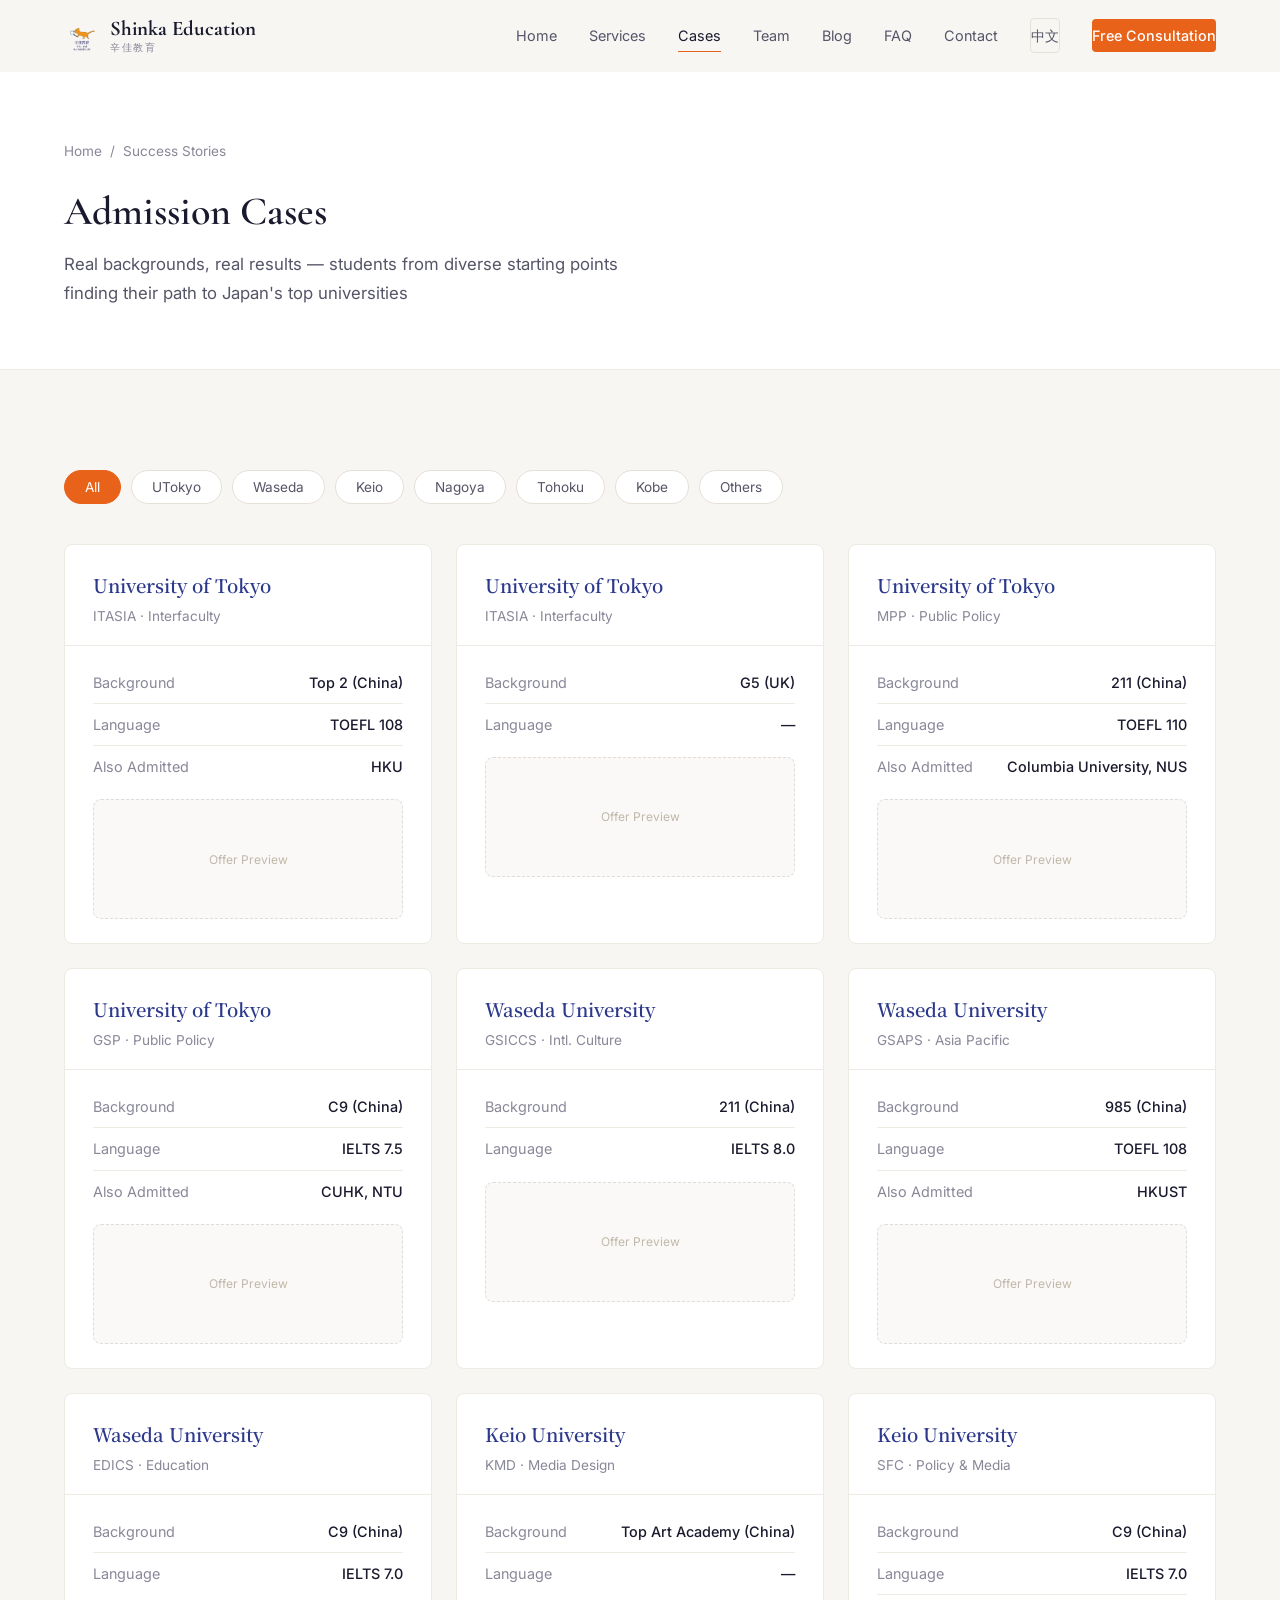
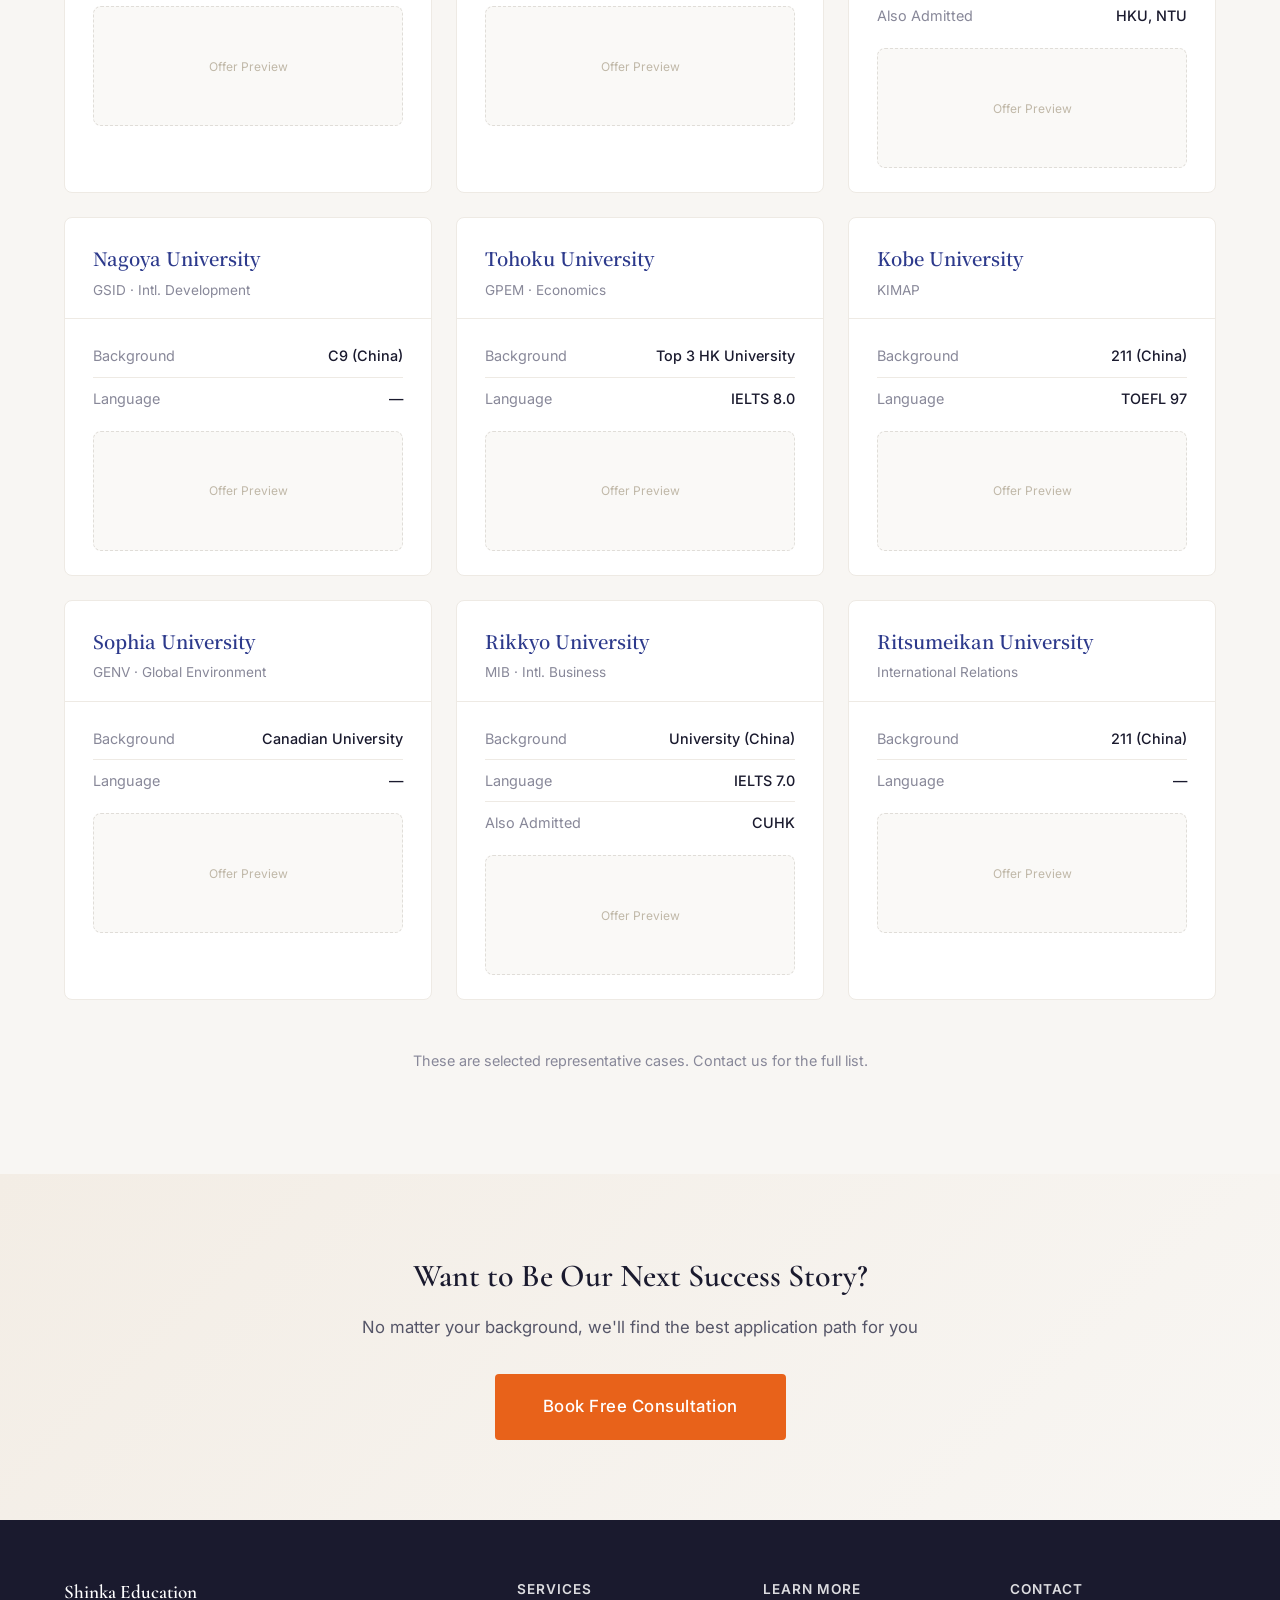
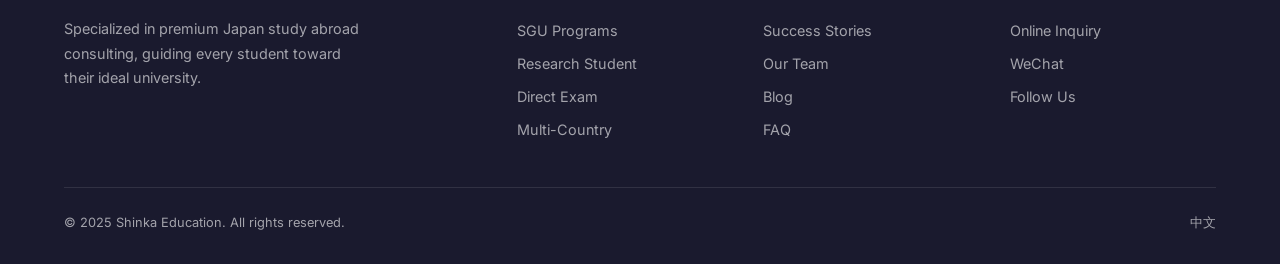
<file: en/cases.html>
<!DOCTYPE html>
<html lang="en" class="en">
<head>
  <meta charset="UTF-8">
  <meta name="viewport" content="width=device-width, initial-scale=1.0">
  <title>Success Stories | Shinka Education · UTokyo · Waseda · Keio Admissions</title>
  <meta name="description" content="Real admission cases to Japan's top universities: University of Tokyo, Waseda, Keio, Nagoya, Tohoku, Kobe, Sophia, and more. 50+ verified success stories.">
  <meta name="keywords" content="Japan admission cases,University of Tokyo admission,Waseda application,SGU success stories">
  <link rel="alternate" hreflang="zh" href="https://shinka-edu.com/cases.html">
  <link rel="alternate" hreflang="en" href="https://shinka-edu.com/en/cases.html">
  <link rel="canonical" href="https://shinka-edu.com/en/cases.html">
  <link rel="preconnect" href="https://fonts.googleapis.com">
  <link rel="preconnect" href="https://fonts.gstatic.com" crossorigin>
  <link href="https://fonts.googleapis.com/css2?family=Cormorant+Garamond:wght@400;600;700&family=Inter:wght@400;500;600&family=Noto+Serif+SC:wght@400;600;700&display=swap" rel="stylesheet">
  <link rel="stylesheet" href="../css/style.css">
</head>
<body>

  <nav class="navbar" role="navigation" aria-label="Main navigation">
    <div class="container">
      <a href="index.html" class="nav-logo"><img src="../images/logo.png" alt="Shinka Education" loading="lazy"><span class="nav-logo-text">Shinka Education<small>辛佳教育</small></span></a>
      <div class="nav-links">
        <a href="index.html">Home</a>
        <a href="services.html">Services</a>
        <a href="cases.html" class="active">Cases</a>
        <a href="team.html">Team</a>
        <a href="blog.html">Blog</a>
        <a href="faq.html">FAQ</a>
        <a href="contact.html">Contact</a>
        <a href="../cases.html" class="nav-lang">中文</a>
        <a href="contact.html" class="nav-cta">Free Consultation</a>
      </div>
      <button class="nav-toggle" aria-label="Menu"><span></span><span></span><span></span></button>
    </div>
  </nav>

  <header class="page-header">
    <div class="container">
      <div class="breadcrumb"><a href="index.html">Home</a><span>/</span>Success Stories</div>
      <h1>Admission Cases</h1>
      <p>Real backgrounds, real results — students from diverse starting points finding their path to Japan's top universities</p>
    </div>
  </header>

  <section class="section">
    <div class="container">
      <div class="filter-bar fade-in">
        <button class="filter-btn active" data-filter="all">All</button>
        <button class="filter-btn" data-filter="todai">UTokyo</button>
        <button class="filter-btn" data-filter="waseda">Waseda</button>
        <button class="filter-btn" data-filter="keio">Keio</button>
        <button class="filter-btn" data-filter="nagoya">Nagoya</button>
        <button class="filter-btn" data-filter="tohoku">Tohoku</button>
        <button class="filter-btn" data-filter="kobe">Kobe</button>
        <button class="filter-btn" data-filter="other">Others</button>
      </div>

      <div class="cases-grid">
        <!-- UTokyo -->
        <div class="case-card fade-in" data-school="todai">
          <div class="case-card-header"><div class="case-school">University of Tokyo</div><div class="case-program">ITASIA · Interfaculty</div></div>
          <div class="case-card-body">
            <div class="case-detail"><span class="case-detail-label">Background</span><span class="case-detail-value">Top 2 (China)</span></div>
            <div class="case-detail"><span class="case-detail-label">Language</span><span class="case-detail-value">TOEFL 108</span></div>
            <div class="case-detail"><span class="case-detail-label">Also Admitted</span><span class="case-detail-value">HKU</span></div>
            <div class="case-offer-img" style="margin-top: 12px; height: 120px; background: #faf9f7; border: 1px dashed #e0ddd8; border-radius: 8px; display: flex; align-items: center; justify-content: center; font-size: 0.75rem; color: #c0b8a8;">Offer Preview</div>
          </div>
        </div>
        <div class="case-card fade-in" data-school="todai">
          <div class="case-card-header"><div class="case-school">University of Tokyo</div><div class="case-program">ITASIA · Interfaculty</div></div>
          <div class="case-card-body">
            <div class="case-detail"><span class="case-detail-label">Background</span><span class="case-detail-value">G5 (UK)</span></div>
            <div class="case-detail"><span class="case-detail-label">Language</span><span class="case-detail-value">—</span></div>
            <div class="case-offer-img" style="margin-top: 12px; height: 120px; background: #faf9f7; border: 1px dashed #e0ddd8; border-radius: 8px; display: flex; align-items: center; justify-content: center; font-size: 0.75rem; color: #c0b8a8;">Offer Preview</div>
          </div>
        </div>
        <div class="case-card fade-in" data-school="todai">
          <div class="case-card-header"><div class="case-school">University of Tokyo</div><div class="case-program">MPP · Public Policy</div></div>
          <div class="case-card-body">
            <div class="case-detail"><span class="case-detail-label">Background</span><span class="case-detail-value">211 (China)</span></div>
            <div class="case-detail"><span class="case-detail-label">Language</span><span class="case-detail-value">TOEFL 110</span></div>
            <div class="case-detail"><span class="case-detail-label">Also Admitted</span><span class="case-detail-value">Columbia University, NUS</span></div>
            <div class="case-offer-img" style="margin-top: 12px; height: 120px; background: #faf9f7; border: 1px dashed #e0ddd8; border-radius: 8px; display: flex; align-items: center; justify-content: center; font-size: 0.75rem; color: #c0b8a8;">Offer Preview</div>
          </div>
        </div>
        <div class="case-card fade-in" data-school="todai">
          <div class="case-card-header"><div class="case-school">University of Tokyo</div><div class="case-program">GSP · Public Policy</div></div>
          <div class="case-card-body">
            <div class="case-detail"><span class="case-detail-label">Background</span><span class="case-detail-value">C9 (China)</span></div>
            <div class="case-detail"><span class="case-detail-label">Language</span><span class="case-detail-value">IELTS 7.5</span></div>
            <div class="case-detail"><span class="case-detail-label">Also Admitted</span><span class="case-detail-value">CUHK, NTU</span></div>
            <div class="case-offer-img" style="margin-top: 12px; height: 120px; background: #faf9f7; border: 1px dashed #e0ddd8; border-radius: 8px; display: flex; align-items: center; justify-content: center; font-size: 0.75rem; color: #c0b8a8;">Offer Preview</div>
          </div>
        </div>

        <!-- Waseda -->
        <div class="case-card fade-in" data-school="waseda">
          <div class="case-card-header"><div class="case-school">Waseda University</div><div class="case-program">GSICCS · Intl. Culture</div></div>
          <div class="case-card-body">
            <div class="case-detail"><span class="case-detail-label">Background</span><span class="case-detail-value">211 (China)</span></div>
            <div class="case-detail"><span class="case-detail-label">Language</span><span class="case-detail-value">IELTS 8.0</span></div>
            <div class="case-offer-img" style="margin-top: 12px; height: 120px; background: #faf9f7; border: 1px dashed #e0ddd8; border-radius: 8px; display: flex; align-items: center; justify-content: center; font-size: 0.75rem; color: #c0b8a8;">Offer Preview</div>
          </div>
        </div>
        <div class="case-card fade-in" data-school="waseda">
          <div class="case-card-header"><div class="case-school">Waseda University</div><div class="case-program">GSAPS · Asia Pacific</div></div>
          <div class="case-card-body">
            <div class="case-detail"><span class="case-detail-label">Background</span><span class="case-detail-value">985 (China)</span></div>
            <div class="case-detail"><span class="case-detail-label">Language</span><span class="case-detail-value">TOEFL 108</span></div>
            <div class="case-detail"><span class="case-detail-label">Also Admitted</span><span class="case-detail-value">HKUST</span></div>
            <div class="case-offer-img" style="margin-top: 12px; height: 120px; background: #faf9f7; border: 1px dashed #e0ddd8; border-radius: 8px; display: flex; align-items: center; justify-content: center; font-size: 0.75rem; color: #c0b8a8;">Offer Preview</div>
          </div>
        </div>
        <div class="case-card fade-in" data-school="waseda">
          <div class="case-card-header"><div class="case-school">Waseda University</div><div class="case-program">EDICS · Education</div></div>
          <div class="case-card-body">
            <div class="case-detail"><span class="case-detail-label">Background</span><span class="case-detail-value">C9 (China)</span></div>
            <div class="case-detail"><span class="case-detail-label">Language</span><span class="case-detail-value">IELTS 7.0</span></div>
            <div class="case-offer-img" style="margin-top: 12px; height: 120px; background: #faf9f7; border: 1px dashed #e0ddd8; border-radius: 8px; display: flex; align-items: center; justify-content: center; font-size: 0.75rem; color: #c0b8a8;">Offer Preview</div>
          </div>
        </div>

        <!-- Keio -->
        <div class="case-card fade-in" data-school="keio">
          <div class="case-card-header"><div class="case-school">Keio University</div><div class="case-program">KMD · Media Design</div></div>
          <div class="case-card-body">
            <div class="case-detail"><span class="case-detail-label">Background</span><span class="case-detail-value">Top Art Academy (China)</span></div>
            <div class="case-detail"><span class="case-detail-label">Language</span><span class="case-detail-value">—</span></div>
            <div class="case-offer-img" style="margin-top: 12px; height: 120px; background: #faf9f7; border: 1px dashed #e0ddd8; border-radius: 8px; display: flex; align-items: center; justify-content: center; font-size: 0.75rem; color: #c0b8a8;">Offer Preview</div>
          </div>
        </div>
        <div class="case-card fade-in" data-school="keio">
          <div class="case-card-header"><div class="case-school">Keio University</div><div class="case-program">SFC · Policy & Media</div></div>
          <div class="case-card-body">
            <div class="case-detail"><span class="case-detail-label">Background</span><span class="case-detail-value">C9 (China)</span></div>
            <div class="case-detail"><span class="case-detail-label">Language</span><span class="case-detail-value">IELTS 7.0</span></div>
            <div class="case-detail"><span class="case-detail-label">Also Admitted</span><span class="case-detail-value">HKU, NTU</span></div>
            <div class="case-offer-img" style="margin-top: 12px; height: 120px; background: #faf9f7; border: 1px dashed #e0ddd8; border-radius: 8px; display: flex; align-items: center; justify-content: center; font-size: 0.75rem; color: #c0b8a8;">Offer Preview</div>
          </div>
        </div>

        <!-- Nagoya -->
        <div class="case-card fade-in" data-school="nagoya">
          <div class="case-card-header"><div class="case-school">Nagoya University</div><div class="case-program">GSID · Intl. Development</div></div>
          <div class="case-card-body">
            <div class="case-detail"><span class="case-detail-label">Background</span><span class="case-detail-value">C9 (China)</span></div>
            <div class="case-detail"><span class="case-detail-label">Language</span><span class="case-detail-value">—</span></div>
            <div class="case-offer-img" style="margin-top: 12px; height: 120px; background: #faf9f7; border: 1px dashed #e0ddd8; border-radius: 8px; display: flex; align-items: center; justify-content: center; font-size: 0.75rem; color: #c0b8a8;">Offer Preview</div>
          </div>
        </div>

        <!-- Tohoku -->
        <div class="case-card fade-in" data-school="tohoku">
          <div class="case-card-header"><div class="case-school">Tohoku University</div><div class="case-program">GPEM · Economics</div></div>
          <div class="case-card-body">
            <div class="case-detail"><span class="case-detail-label">Background</span><span class="case-detail-value">Top 3 HK University</span></div>
            <div class="case-detail"><span class="case-detail-label">Language</span><span class="case-detail-value">IELTS 8.0</span></div>
            <div class="case-offer-img" style="margin-top: 12px; height: 120px; background: #faf9f7; border: 1px dashed #e0ddd8; border-radius: 8px; display: flex; align-items: center; justify-content: center; font-size: 0.75rem; color: #c0b8a8;">Offer Preview</div>
          </div>
        </div>

        <!-- Kobe -->
        <div class="case-card fade-in" data-school="kobe">
          <div class="case-card-header"><div class="case-school">Kobe University</div><div class="case-program">KIMAP</div></div>
          <div class="case-card-body">
            <div class="case-detail"><span class="case-detail-label">Background</span><span class="case-detail-value">211 (China)</span></div>
            <div class="case-detail"><span class="case-detail-label">Language</span><span class="case-detail-value">TOEFL 97</span></div>
            <div class="case-offer-img" style="margin-top: 12px; height: 120px; background: #faf9f7; border: 1px dashed #e0ddd8; border-radius: 8px; display: flex; align-items: center; justify-content: center; font-size: 0.75rem; color: #c0b8a8;">Offer Preview</div>
          </div>
        </div>

        <!-- Others -->
        <div class="case-card fade-in" data-school="other">
          <div class="case-card-header"><div class="case-school">Sophia University</div><div class="case-program">GENV · Global Environment</div></div>
          <div class="case-card-body">
            <div class="case-detail"><span class="case-detail-label">Background</span><span class="case-detail-value">Canadian University</span></div>
            <div class="case-detail"><span class="case-detail-label">Language</span><span class="case-detail-value">—</span></div>
            <div class="case-offer-img" style="margin-top: 12px; height: 120px; background: #faf9f7; border: 1px dashed #e0ddd8; border-radius: 8px; display: flex; align-items: center; justify-content: center; font-size: 0.75rem; color: #c0b8a8;">Offer Preview</div>
          </div>
        </div>
        <div class="case-card fade-in" data-school="other">
          <div class="case-card-header"><div class="case-school">Rikkyo University</div><div class="case-program">MIB · Intl. Business</div></div>
          <div class="case-card-body">
            <div class="case-detail"><span class="case-detail-label">Background</span><span class="case-detail-value">University (China)</span></div>
            <div class="case-detail"><span class="case-detail-label">Language</span><span class="case-detail-value">IELTS 7.0</span></div>
            <div class="case-detail"><span class="case-detail-label">Also Admitted</span><span class="case-detail-value">CUHK</span></div>
            <div class="case-offer-img" style="margin-top: 12px; height: 120px; background: #faf9f7; border: 1px dashed #e0ddd8; border-radius: 8px; display: flex; align-items: center; justify-content: center; font-size: 0.75rem; color: #c0b8a8;">Offer Preview</div>
          </div>
        </div>
        <div class="case-card fade-in" data-school="other">
          <div class="case-card-header"><div class="case-school">Ritsumeikan University</div><div class="case-program">International Relations</div></div>
          <div class="case-card-body">
            <div class="case-detail"><span class="case-detail-label">Background</span><span class="case-detail-value">211 (China)</span></div>
            <div class="case-detail"><span class="case-detail-label">Language</span><span class="case-detail-value">—</span></div>
            <div class="case-offer-img" style="margin-top: 12px; height: 120px; background: #faf9f7; border: 1px dashed #e0ddd8; border-radius: 8px; display: flex; align-items: center; justify-content: center; font-size: 0.75rem; color: #c0b8a8;">Offer Preview</div>
          </div>
        </div>
      </div>

      <div class="text-center fade-in" style="margin-top: 48px;">
        <p style="color: var(--color-text-muted); font-size: 0.9rem;">These are selected representative cases. Contact us for the full list.</p>
      </div>
    </div>
  </section>

  <section class="cta-section">
    <div class="container fade-in">
      <h2>Want to Be Our Next Success Story?</h2>
      <p>No matter your background, we'll find the best application path for you</p>
      <a href="contact.html" class="btn btn-primary btn-lg">Book Free Consultation</a>
    </div>
  </section>

  <footer class="footer">
    <div class="container">
      <div class="footer-grid">
        <div class="footer-brand"><h3>Shinka Education</h3><p>Specialized in premium Japan study abroad consulting, guiding every student toward their ideal university.</p></div>
        <div class="footer-col"><h4>Services</h4><a href="services.html#sgu">SGU Programs</a><a href="services.html#kenkyusei">Research Student</a><a href="services.html#chokuju">Direct Exam</a><a href="services.html#multi">Multi-Country</a></div>
        <div class="footer-col"><h4>Learn More</h4><a href="cases.html">Success Stories</a><a href="team.html">Our Team</a><a href="blog.html">Blog</a><a href="faq.html">FAQ</a></div>
        <div class="footer-col"><h4>Contact</h4><a href="contact.html">Online Inquiry</a><a href="contact.html">WeChat</a><a href="contact.html">Follow Us</a></div>
      </div>
      <div class="footer-bottom">
        <span>&copy; 2025 Shinka Education. All rights reserved.</span>
        <a href="../cases.html">中文</a>
      </div>
    </div>
  </footer>

  <script src="../js/main.js"></script>
</body>
</html>
</file>
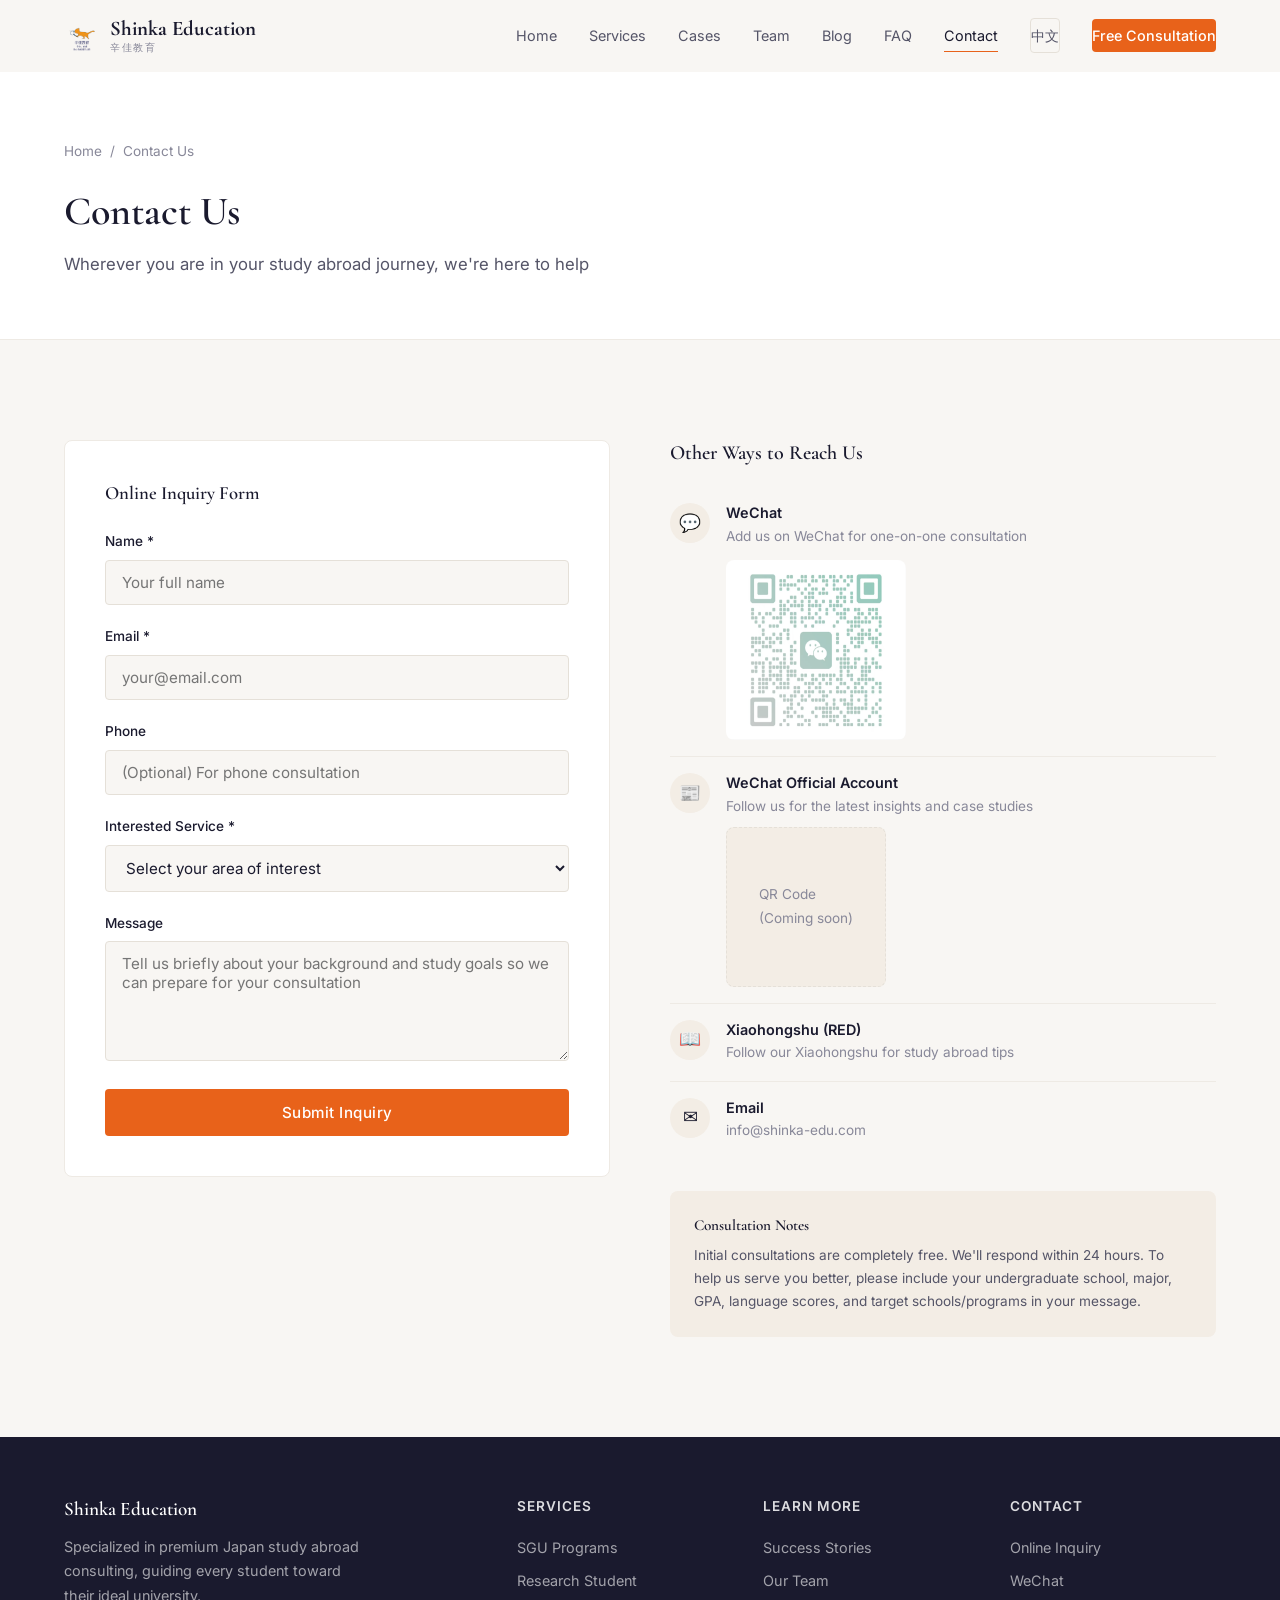
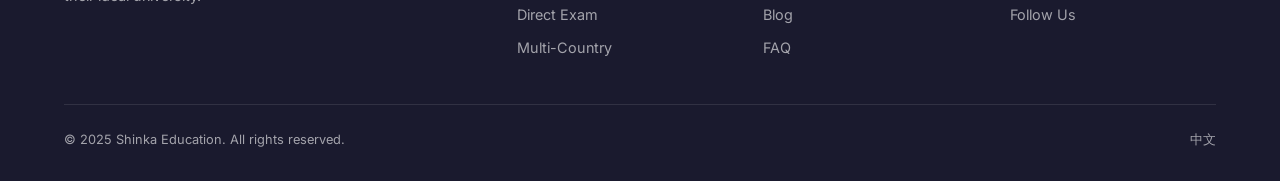
<file: en/contact.html>
<!DOCTYPE html>
<html lang="en" class="en">
<head>
  <meta charset="UTF-8">
  <meta name="viewport" content="width=device-width, initial-scale=1.0">
  <title>Contact Us | Shinka Education · Free Consultation</title>
  <meta name="description" content="Contact Shinka Education for a free Japan study abroad consultation. Reach us via WeChat, online form, or email for personalized application guidance.">
  <meta name="keywords" content="contact Shinka Education,free study abroad consultation,Japan study abroad inquiry">
  <link rel="alternate" hreflang="zh" href="https://shinka-edu.com/contact.html">
  <link rel="alternate" hreflang="en" href="https://shinka-edu.com/en/contact.html">
  <link rel="canonical" href="https://shinka-edu.com/en/contact.html">
  <link rel="preconnect" href="https://fonts.googleapis.com">
  <link rel="preconnect" href="https://fonts.gstatic.com" crossorigin>
  <link href="https://fonts.googleapis.com/css2?family=Cormorant+Garamond:wght@400;600;700&family=Inter:wght@400;500;600&family=Noto+Serif+SC:wght@400;600;700&display=swap" rel="stylesheet">
  <link rel="stylesheet" href="../css/style.css">
</head>
<body>

  <nav class="navbar" role="navigation" aria-label="Main navigation">
    <div class="container">
      <a href="index.html" class="nav-logo"><img src="../images/logo.png" alt="Shinka Education" loading="lazy"><span class="nav-logo-text">Shinka Education<small>辛佳教育</small></span></a>
      <div class="nav-links">
        <a href="index.html">Home</a>
        <a href="services.html">Services</a>
        <a href="cases.html">Cases</a>
        <a href="team.html">Team</a>
        <a href="blog.html">Blog</a>
        <a href="faq.html">FAQ</a>
        <a href="contact.html" class="active">Contact</a>
        <a href="../contact.html" class="nav-lang">中文</a>
        <a href="contact.html" class="nav-cta">Free Consultation</a>
      </div>
      <button class="nav-toggle" aria-label="Menu"><span></span><span></span><span></span></button>
    </div>
  </nav>

  <header class="page-header">
    <div class="container">
      <div class="breadcrumb"><a href="index.html">Home</a><span>/</span>Contact Us</div>
      <h1>Contact Us</h1>
      <p>Wherever you are in your study abroad journey, we're here to help</p>
    </div>
  </header>

  <section class="section">
    <div class="container">
      <div class="contact-grid">
        <div class="contact-form fade-in">
          <h3 style="margin-bottom: 24px;">Online Inquiry Form</h3>
          <form action="#" method="POST" onsubmit="return handleSubmit(event)">
            <div class="form-group">
              <label for="name">Name *</label>
              <input type="text" id="name" name="name" required placeholder="Your full name">
            </div>
            <div class="form-group">
              <label for="email">Email *</label>
              <input type="email" id="email" name="email" required placeholder="your@email.com">
            </div>
            <div class="form-group">
              <label for="phone">Phone</label>
              <input type="tel" id="phone" name="phone" placeholder="(Optional) For phone consultation">
            </div>
            <div class="form-group">
              <label for="intention">Interested Service *</label>
              <select id="intention" name="intention" required>
                <option value="" disabled selected>Select your area of interest</option>
                <option value="sgu">SGU English Programs</option>
                <option value="kenkyusei">Research Student (Kenkyusei)</option>
                <option value="chokuju">Direct Examination</option>
                <option value="multi">Multi-Country Application</option>
                <option value="other">Other / Not Sure</option>
              </select>
            </div>
            <div class="form-group">
              <label for="message">Message</label>
              <textarea id="message" name="message" placeholder="Tell us briefly about your background and study goals so we can prepare for your consultation"></textarea>
            </div>
            <button type="submit" class="btn btn-primary" style="width: 100%;">Submit Inquiry</button>
          </form>
        </div>

        <div class="contact-info fade-in fade-in-delay-1">
          <h3>Other Ways to Reach Us</h3>
          <div class="contact-channels">
            <div class="contact-channel-item">
              <div class="channel-icon">&#128172;</div>
              <div class="channel-info">
                <h4>WeChat</h4>
                <p>Add us on WeChat for one-on-one consultation</p>
                <img src="../images/wechat-qr.jpg" alt="Shinka Education WeChat QR Code" style="width: 180px; height: 180px; border-radius: 8px; margin-top: 12px;">
              </div>
            </div>
            <div class="contact-channel-item">
              <div class="channel-icon">&#128240;</div>
              <div class="channel-info">
                <h4>WeChat Official Account</h4>
                <p>Follow us for the latest insights and case studies</p>
                <div class="qrcode-placeholder">QR Code<br>(Coming soon)</div>
              </div>
            </div>
            <div class="contact-channel-item">
              <div class="channel-icon">&#128214;</div>
              <div class="channel-info">
                <h4>Xiaohongshu (RED)</h4>
                <p>Follow our Xiaohongshu for study abroad tips</p>
              </div>
            </div>
            <div class="contact-channel-item">
              <div class="channel-icon">&#9993;</div>
              <div class="channel-info">
                <h4>Email</h4>
                <p>info@shinka-edu.com</p>
              </div>
            </div>
          </div>

          <div style="background: var(--color-bg-warm); padding: 24px; border-radius: var(--radius-lg); margin-top: 24px;">
            <h4 style="font-size: 0.95rem; margin-bottom: 8px;">Consultation Notes</h4>
            <p style="font-size: 0.85rem; color: var(--color-text-light); line-height: 1.7;">
              Initial consultations are completely free. We'll respond within 24 hours. To help us serve you better, please include your undergraduate school, major, GPA, language scores, and target schools/programs in your message.
            </p>
          </div>
        </div>
      </div>
    </div>
  </section>

  <footer class="footer">
    <div class="container">
      <div class="footer-grid">
        <div class="footer-brand"><h3>Shinka Education</h3><p>Specialized in premium Japan study abroad consulting, guiding every student toward their ideal university.</p></div>
        <div class="footer-col"><h4>Services</h4><a href="services.html#sgu">SGU Programs</a><a href="services.html#kenkyusei">Research Student</a><a href="services.html#chokuju">Direct Exam</a><a href="services.html#multi">Multi-Country</a></div>
        <div class="footer-col"><h4>Learn More</h4><a href="cases.html">Success Stories</a><a href="team.html">Our Team</a><a href="blog.html">Blog</a><a href="faq.html">FAQ</a></div>
        <div class="footer-col"><h4>Contact</h4><a href="contact.html">Online Inquiry</a><a href="contact.html">WeChat</a><a href="contact.html">Follow Us</a></div>
      </div>
      <div class="footer-bottom">
        <span>&copy; 2025 Shinka Education. All rights reserved.</span>
        <a href="../contact.html">中文</a>
      </div>
    </div>
  </footer>

  <script src="../js/main.js"></script>
  <script>
    function handleSubmit(e) {
      e.preventDefault();
      alert('Thank you for your inquiry! We will contact you within 24 hours.\n\n(Note: Form submission requires backend or third-party form service configuration after deployment)');
      return false;
    }
  </script>
</body>
</html>
</file>
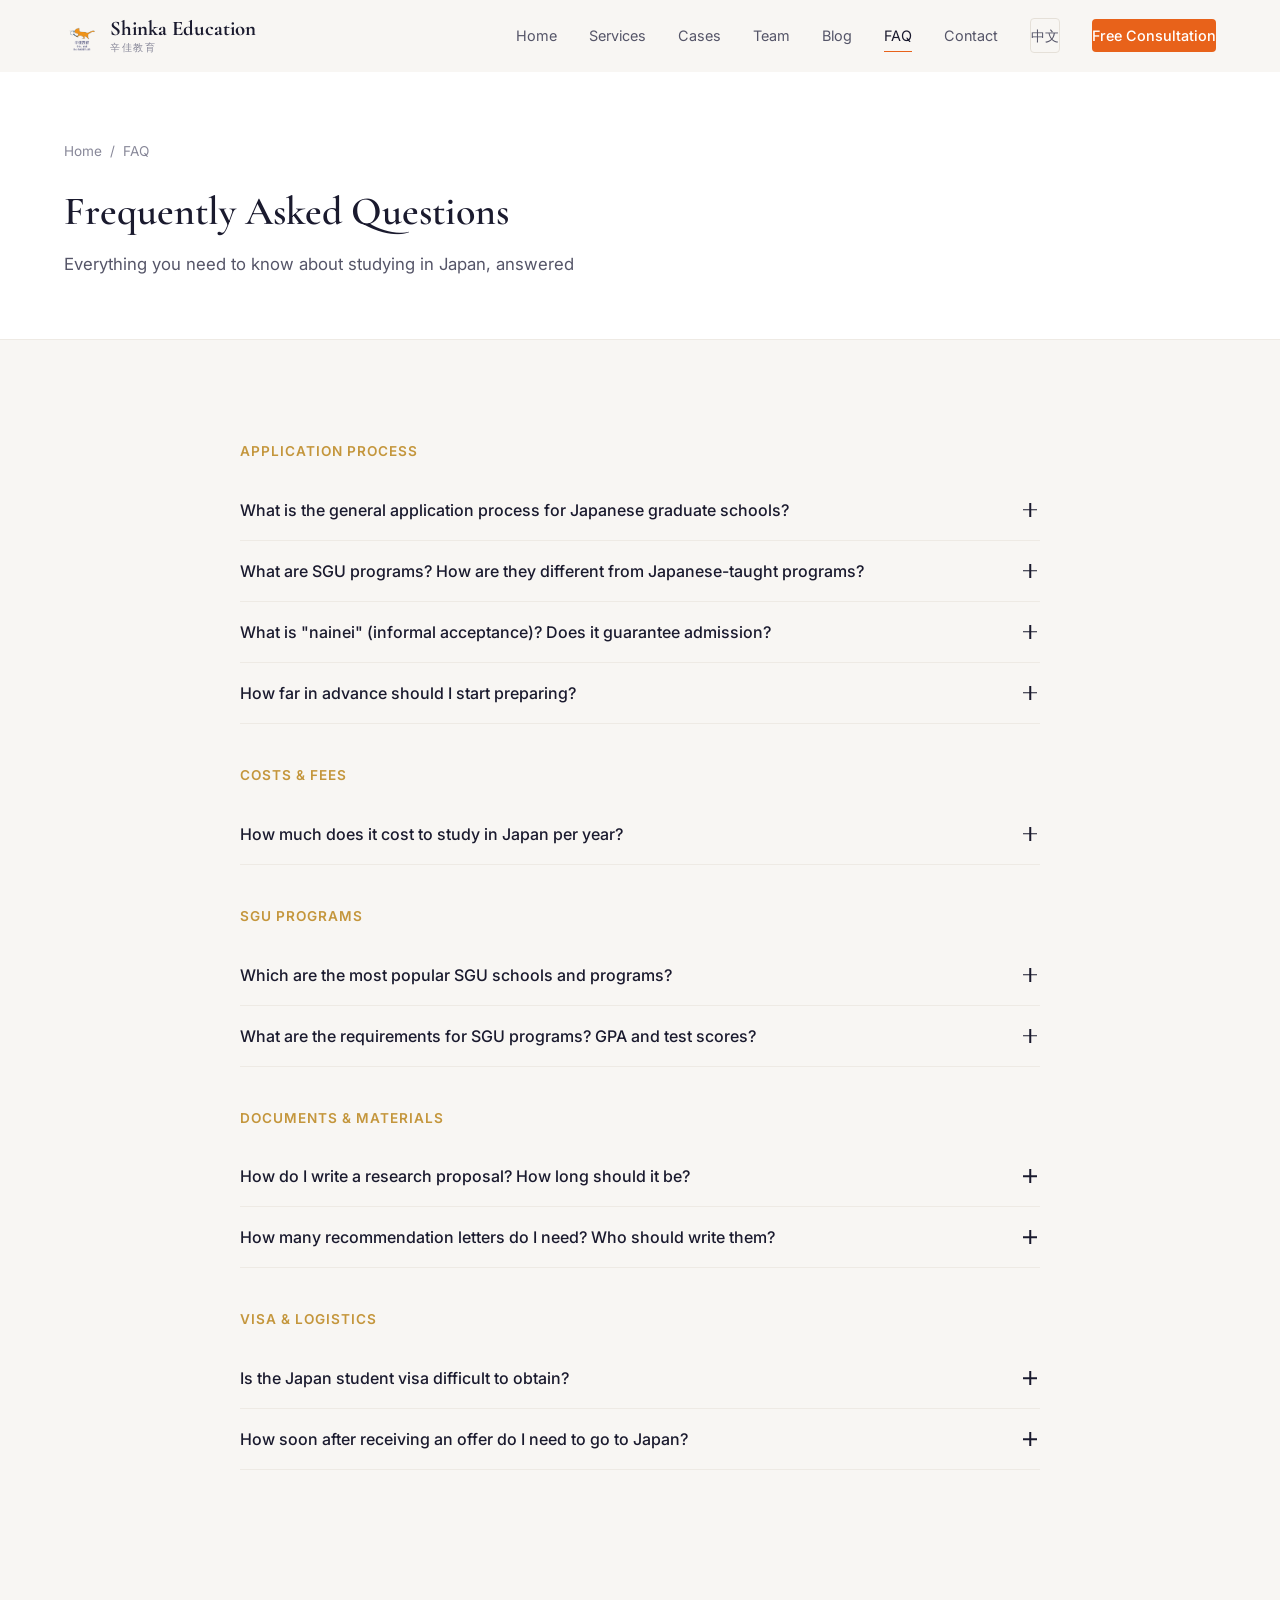
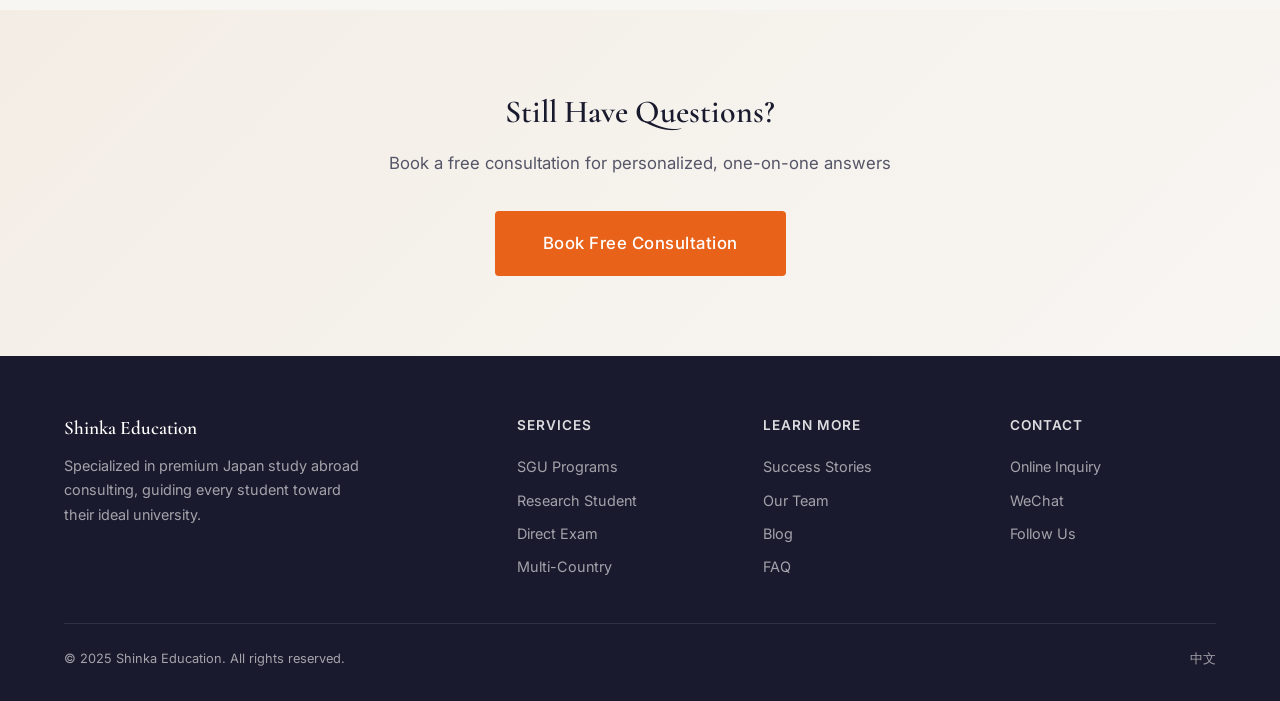
<file: en/faq.html>
<!DOCTYPE html>
<html lang="en" class="en">
<head>
  <meta charset="UTF-8">
  <meta name="viewport" content="width=device-width, initial-scale=1.0">
  <title>FAQ | Shinka Education · Japan Study Abroad Questions Answered</title>
  <meta name="description" content="Frequently asked questions about studying in Japan: application process, costs, SGU programs, document preparation, visas, and more — answered by Shinka Education.">
  <meta name="keywords" content="Japan study abroad FAQ,SGU application questions,Japan graduate school costs,study in Japan visa">
  <link rel="alternate" hreflang="zh" href="https://shinka-edu.com/faq.html">
  <link rel="alternate" hreflang="en" href="https://shinka-edu.com/en/faq.html">
  <link rel="canonical" href="https://shinka-edu.com/en/faq.html">
  <link rel="preconnect" href="https://fonts.googleapis.com">
  <link rel="preconnect" href="https://fonts.gstatic.com" crossorigin>
  <link href="https://fonts.googleapis.com/css2?family=Cormorant+Garamond:wght@400;600;700&family=Inter:wght@400;500;600&family=Noto+Serif+SC:wght@400;600;700&display=swap" rel="stylesheet">
  <link rel="stylesheet" href="../css/style.css">
  <script type="application/ld+json">
  {
    "@context": "https://schema.org",
    "@type": "FAQPage",
    "mainEntity": [
      {
        "@type": "Question",
        "name": "What are SGU programs?",
        "acceptedAnswer": {
          "@type": "Answer",
          "text": "SGU (Super Global University) is a project by Japan's Ministry of Education that includes English-taught master's and doctoral programs at 37 top Japanese universities. Applicants do not need Japanese language skills."
        }
      },
      {
        "@type": "Question",
        "name": "How much does it cost to study in Japan per year?",
        "acceptedAnswer": {
          "@type": "Answer",
          "text": "National university tuition is about 535,800 JPY/year (~$4,000 USD). Private universities range from 800,000-1,500,000 JPY/year. Living costs vary by city: Tokyo is about $8,000-12,000 USD/year, other cities about $5,000-8,000."
        }
      }
    ]
  }
  </script>
</head>
<body>

  <nav class="navbar" role="navigation" aria-label="Main navigation">
    <div class="container">
      <a href="index.html" class="nav-logo"><img src="../images/logo.png" alt="Shinka Education" loading="lazy"><span class="nav-logo-text">Shinka Education<small>辛佳教育</small></span></a>
      <div class="nav-links">
        <a href="index.html">Home</a>
        <a href="services.html">Services</a>
        <a href="cases.html">Cases</a>
        <a href="team.html">Team</a>
        <a href="blog.html">Blog</a>
        <a href="faq.html" class="active">FAQ</a>
        <a href="contact.html">Contact</a>
        <a href="../faq.html" class="nav-lang">中文</a>
        <a href="contact.html" class="nav-cta">Free Consultation</a>
      </div>
      <button class="nav-toggle" aria-label="Menu"><span></span><span></span><span></span></button>
    </div>
  </nav>

  <header class="page-header">
    <div class="container">
      <div class="breadcrumb"><a href="index.html">Home</a><span>/</span>FAQ</div>
      <h1>Frequently Asked Questions</h1>
      <p>Everything you need to know about studying in Japan, answered</p>
    </div>
  </header>

  <section class="section">
    <div class="container">
      <div class="faq-list">

        <div class="faq-category fade-in">
          <div class="faq-category-title">Application Process</div>
          <div class="faq-item">
            <button class="faq-question"><span>What is the general application process for Japanese graduate schools?</span><span class="faq-icon"></span></button>
            <div class="faq-answer"><div class="faq-answer-inner">The typical process is: Sign up → Profile evaluation → School & professor selection → Document preparation (research proposal, PS, etc.) → Professor outreach (for kenkyusei) → Formal application → Interview coaching → Admission → Visa processing. SGU programs follow an online application system similar to Western universities, while the kenkyusei route requires securing professor approval first. The entire cycle takes 3-12 months.</div></div>
          </div>
          <div class="faq-item">
            <button class="faq-question"><span>What are SGU programs? How are they different from Japanese-taught programs?</span><span class="faq-icon"></span></button>
            <div class="faq-answer"><div class="faq-answer-inner">SGU (Super Global University) is a government initiative encompassing English-taught programs at 37 of Japan's top universities. No Japanese skills are needed — apply and study entirely in English. Compared to Japanese-taught programs, SGU admissions resemble Western-style applications (online application + essays + interview) and are quite competitive.</div></div>
          </div>
          <div class="faq-item">
            <button class="faq-question"><span>What is "nainei" (informal acceptance)? Does it guarantee admission?</span><span class="faq-icon"></span></button>
            <div class="faq-answer"><div class="faq-answer-inner">"Nainei" is Japan's unique informal acceptance system — a professor agrees to take you as their research student before the formal review. After receiving nainei, you still need to complete the formal application (submit documents, pay the examination fee), but the pass rate is very high. Think of it as "the professor has said yes" but the university paperwork still needs to happen.</div></div>
          </div>
          <div class="faq-item">
            <button class="faq-question"><span>How far in advance should I start preparing?</span><span class="faq-icon"></span></button>
            <div class="faq-answer"><div class="faq-answer-inner">We recommend starting 6-12 months before your target enrollment. SGU programs have fixed deadlines (typically November to March for fall enrollment), while kenkyusei outreach is more flexible. If you need to prepare for language tests (TOEFL/IELTS/N1), plan even earlier. Starting early always beats starting late.</div></div>
          </div>
        </div>

        <div class="faq-category fade-in">
          <div class="faq-category-title">Costs & Fees</div>
          <div class="faq-item">
            <button class="faq-question"><span>How much does it cost to study in Japan per year?</span><span class="faq-icon"></span></button>
            <div class="faq-answer"><div class="faq-answer-inner">National university tuition is about 535,800 JPY/year (~$4,000 USD). Private universities range from 800,000-1,500,000 JPY/year. Living costs vary by city: Tokyo runs about $8,000-12,000 USD/year, while other cities cost $5,000-8,000. Japan allows international students to work part-time (up to 28 hours/week), which can help cover living expenses.</div></div>
          </div>
        </div>

        <div class="faq-category fade-in">
          <div class="faq-category-title">SGU Programs</div>
          <div class="faq-item">
            <button class="faq-question"><span>Which are the most popular SGU schools and programs?</span><span class="faq-icon"></span></button>
            <div class="faq-answer"><div class="faq-answer-inner">Popular schools include UTokyo (ITASIA, MPP, GSP, GPSS), Waseda (GSICCS, EDICS, GSAPS), Keio (KMD, SFC), Nagoya (GSID), and Tohoku (GPEM). Programs cover social sciences, public policy, international relations, media design, economics, environmental studies, and more. STEM SGU options are fewer but growing.</div></div>
          </div>
          <div class="faq-item">
            <button class="faq-question"><span>What are the requirements for SGU programs? GPA and test scores?</span><span class="faq-icon"></span></button>
            <div class="faq-answer"><div class="faq-answer-inner">Requirements vary by program, but typical minimums include: bachelor's degree (16 years of education), English scores (TOEFL 90+ or IELTS 6.5+ as baseline; top programs prefer 100+/7.0+), and GPA 3.0+ as a safe threshold. Some programs require GRE/GMAT. Beyond numbers, the quality of your research proposal/PS and research fit with the program are equally important.</div></div>
          </div>
        </div>

        <div class="faq-category fade-in">
          <div class="faq-category-title">Documents & Materials</div>
          <div class="faq-item">
            <button class="faq-question"><span>How do I write a research proposal? How long should it be?</span><span class="faq-icon"></span></button>
            <div class="faq-answer"><div class="faq-answer-inner">The research proposal is the most critical document in Japan graduate admissions, typically 800-1200 characters (Japanese) or 1000-1500 words (English). It must include: research background and problem statement, literature review, research methodology, and expected outcomes. The most important element is showing clear alignment between your research and the target professor/department's focus. Our essay advisors will help you develop your research framework from scratch.</div></div>
          </div>
          <div class="faq-item">
            <button class="faq-question"><span>How many recommendation letters do I need? Who should write them?</span><span class="faq-icon"></span></button>
            <div class="faq-answer"><div class="faq-answer-inner">Most programs require 2-3 recommendation letters. Best options: professors in your research field, your thesis supervisor, or instructors who know your academic abilities well. If you have work experience, consider adding one from a supervisor. The key is that recommenders should genuinely know you and write substantive, specific endorsements — not just generic praise.</div></div>
          </div>
        </div>

        <div class="faq-category fade-in">
          <div class="faq-category-title">Visa & Logistics</div>
          <div class="faq-item">
            <button class="faq-question"><span>Is the Japan student visa difficult to obtain?</span><span class="faq-icon"></span></button>
            <div class="faq-answer"><div class="faq-answer-inner">Japan's student visa process (Certificate of Eligibility + visa application) is quite standardized, and approval rates are high when documents are complete. After admission, your school applies for a Certificate of Eligibility (COE), which you then use at the Japanese embassy to obtain your visa — typically issued within 1-2 weeks. We assist with the entire visa process after admission.</div></div>
          </div>
          <div class="faq-item">
            <button class="faq-question"><span>How soon after receiving an offer do I need to go to Japan?</span><span class="faq-icon"></span></button>
            <div class="faq-answer"><div class="faq-answer-inner">Japanese graduate schools typically have two enrollment periods: April (spring, most common) and October (fall, common for SGU programs). After receiving your offer, you need to complete visa processing and arrive before the enrollment date. There's usually a 2-6 month buffer between the admission notice and enrollment.</div></div>
          </div>
        </div>

      </div>
    </div>
  </section>

  <section class="cta-section">
    <div class="container fade-in">
      <h2>Still Have Questions?</h2>
      <p>Book a free consultation for personalized, one-on-one answers</p>
      <a href="contact.html" class="btn btn-primary btn-lg">Book Free Consultation</a>
    </div>
  </section>

  <footer class="footer">
    <div class="container">
      <div class="footer-grid">
        <div class="footer-brand"><h3>Shinka Education</h3><p>Specialized in premium Japan study abroad consulting, guiding every student toward their ideal university.</p></div>
        <div class="footer-col"><h4>Services</h4><a href="services.html#sgu">SGU Programs</a><a href="services.html#kenkyusei">Research Student</a><a href="services.html#chokuju">Direct Exam</a><a href="services.html#multi">Multi-Country</a></div>
        <div class="footer-col"><h4>Learn More</h4><a href="cases.html">Success Stories</a><a href="team.html">Our Team</a><a href="blog.html">Blog</a><a href="faq.html">FAQ</a></div>
        <div class="footer-col"><h4>Contact</h4><a href="contact.html">Online Inquiry</a><a href="contact.html">WeChat</a><a href="contact.html">Follow Us</a></div>
      </div>
      <div class="footer-bottom">
        <span>&copy; 2025 Shinka Education. All rights reserved.</span>
        <a href="../faq.html">中文</a>
      </div>
    </div>
  </footer>

  <script src="../js/main.js"></script>
</body>
</html>
</file>
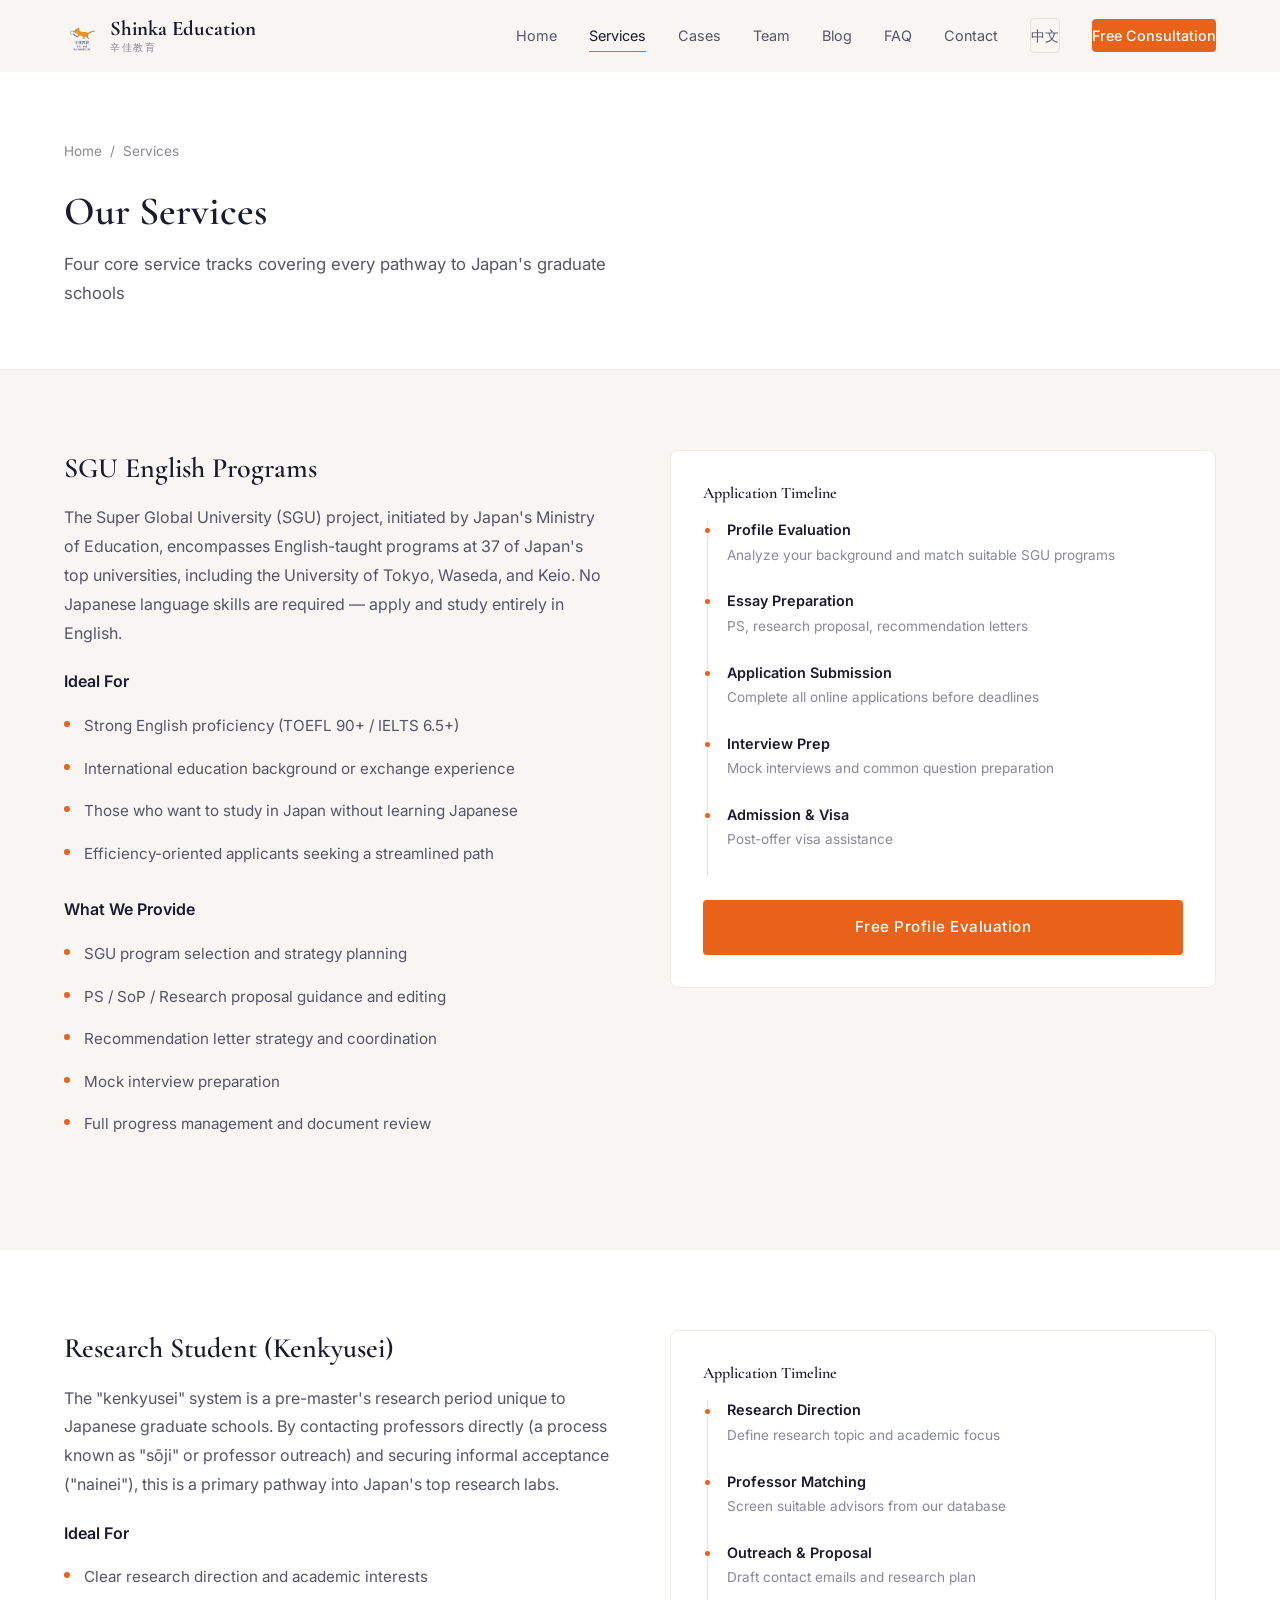
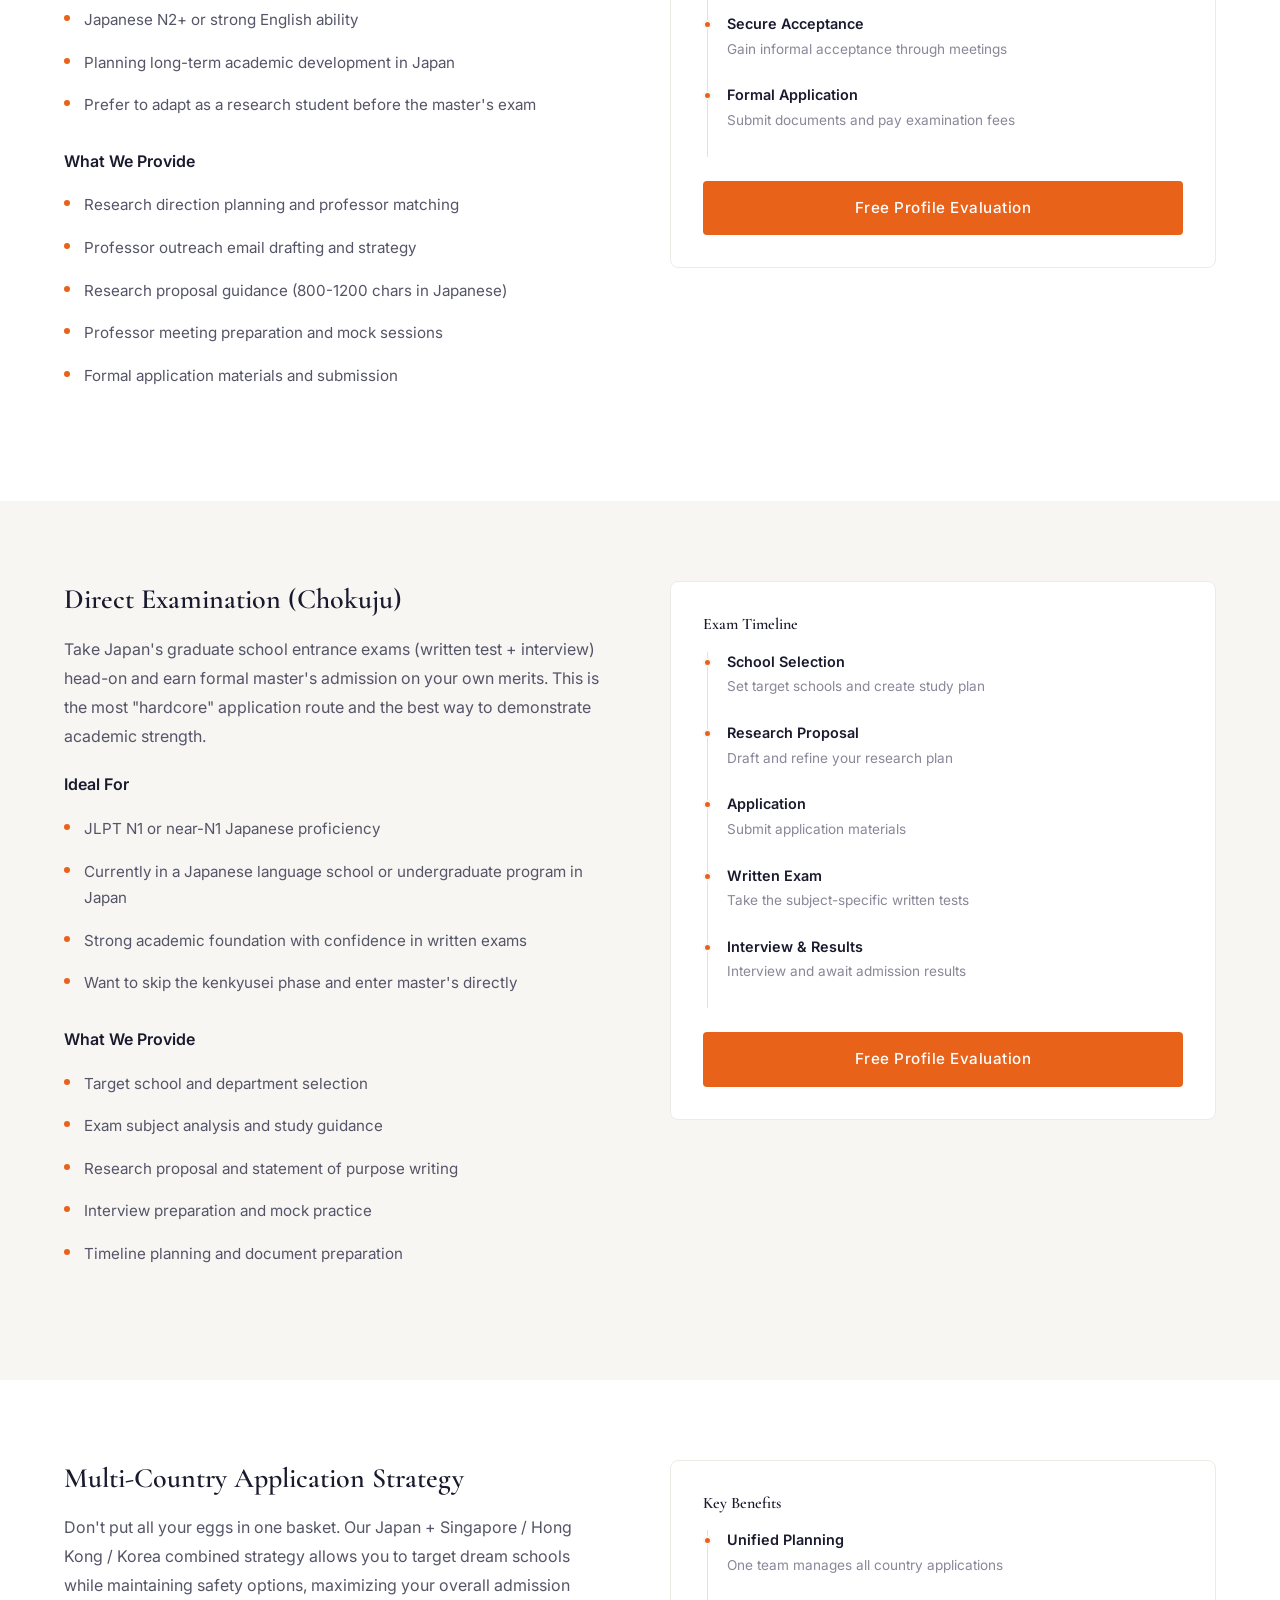
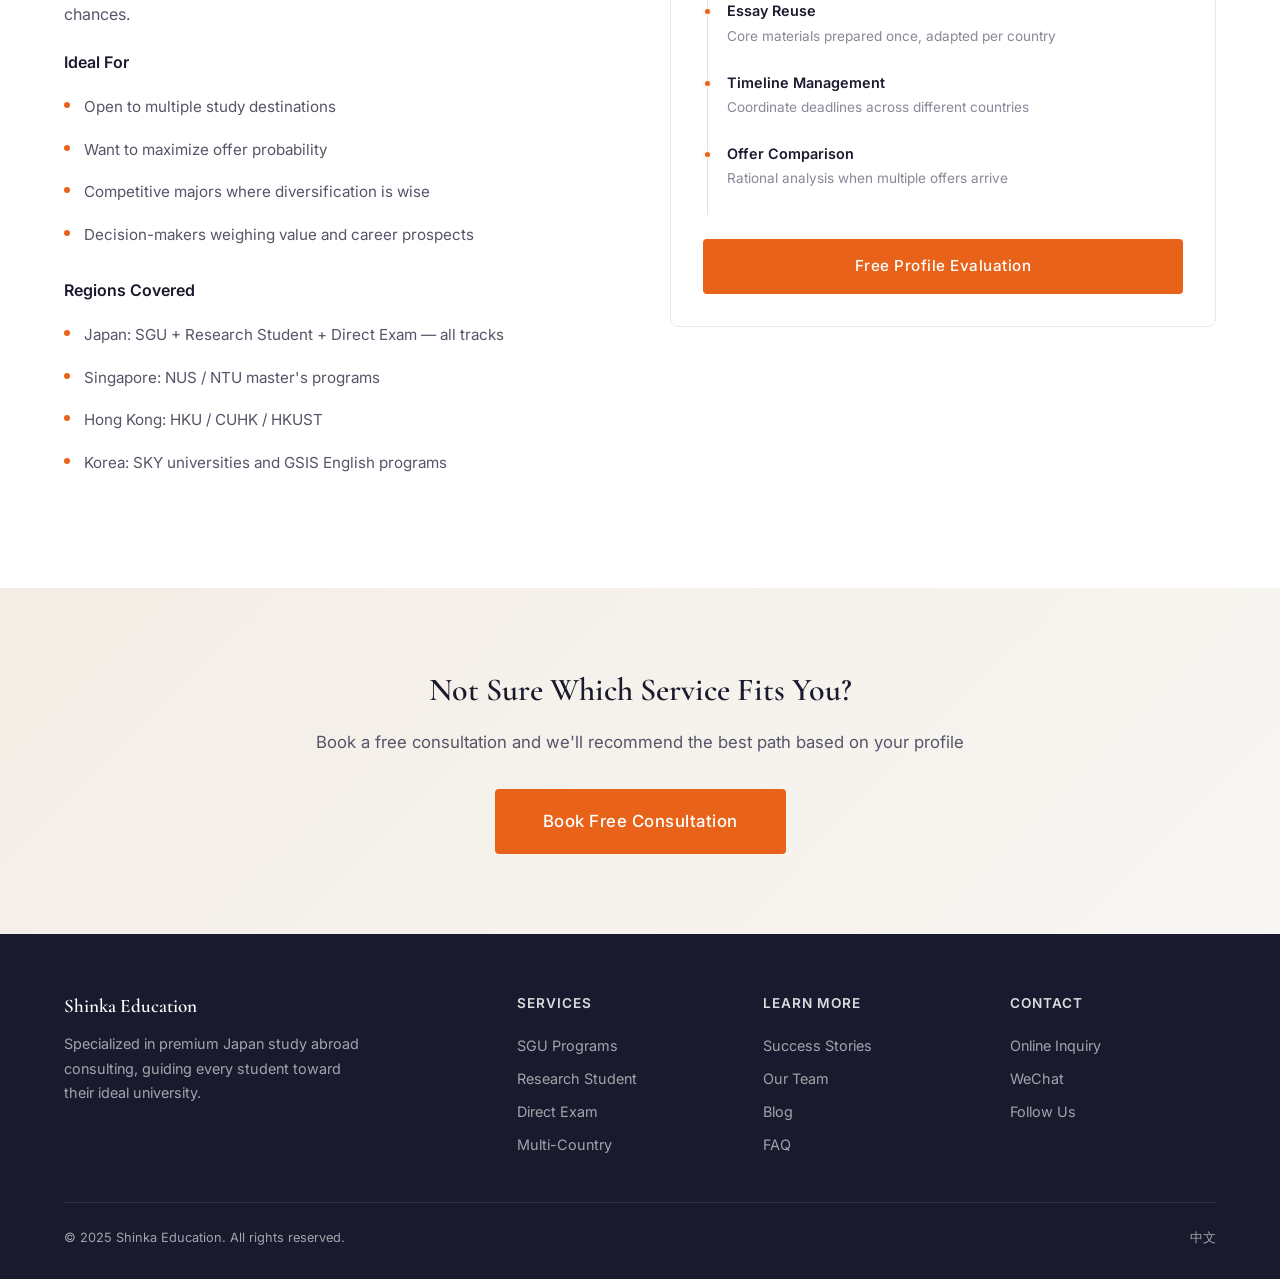
<file: en/services.html>
<!DOCTYPE html>
<html lang="en" class="en">
<head>
  <meta charset="UTF-8">
  <meta name="viewport" content="width=device-width, initial-scale=1.0">
  <title>Services | Shinka Education · SGU · Graduate School · Multi-Country</title>
  <meta name="description" content="Shinka Education offers SGU English program applications, research student (kenkyusei) guidance, direct examination preparation, and multi-country application strategies.">
  <meta name="keywords" content="SGU application,Japan graduate school,kenkyusei application,multi-country study abroad">
  <link rel="alternate" hreflang="zh" href="https://shinka-edu.com/services.html">
  <link rel="alternate" hreflang="en" href="https://shinka-edu.com/en/services.html">
  <link rel="canonical" href="https://shinka-edu.com/en/services.html">
  <link rel="preconnect" href="https://fonts.googleapis.com">
  <link rel="preconnect" href="https://fonts.gstatic.com" crossorigin>
  <link href="https://fonts.googleapis.com/css2?family=Cormorant+Garamond:wght@400;600;700&family=Inter:wght@400;500;600&family=Noto+Serif+SC:wght@400;600;700&display=swap" rel="stylesheet">
  <link rel="stylesheet" href="../css/style.css">
</head>
<body>

  <nav class="navbar" role="navigation" aria-label="Main navigation">
    <div class="container">
      <a href="index.html" class="nav-logo"><img src="../images/logo.png" alt="Shinka Education" loading="lazy"><span class="nav-logo-text">Shinka Education<small>辛佳教育</small></span></a>
      <div class="nav-links">
        <a href="index.html">Home</a>
        <a href="services.html" class="active">Services</a>
        <a href="cases.html">Cases</a>
        <a href="team.html">Team</a>
        <a href="blog.html">Blog</a>
        <a href="faq.html">FAQ</a>
        <a href="contact.html">Contact</a>
        <a href="../services.html" class="nav-lang">中文</a>
        <a href="contact.html" class="nav-cta">Free Consultation</a>
      </div>
      <button class="nav-toggle" aria-label="Menu"><span></span><span></span><span></span></button>
    </div>
  </nav>

  <header class="page-header">
    <div class="container">
      <div class="breadcrumb"><a href="index.html">Home</a><span>/</span>Services</div>
      <h1>Our Services</h1>
      <p>Four core service tracks covering every pathway to Japan's graduate schools</p>
    </div>
  </header>

  <!-- SGU -->
  <section class="service-detail-section" id="sgu">
    <div class="container">
      <div class="service-detail-grid">
        <div class="service-detail-content fade-in">
          <h2>SGU English Programs</h2>
          <p>The Super Global University (SGU) project, initiated by Japan's Ministry of Education, encompasses English-taught programs at 37 of Japan's top universities, including the University of Tokyo, Waseda, and Keio. No Japanese language skills are required — apply and study entirely in English.</p>
          <h4 style="margin: 24px 0 12px; font-family: var(--font-sans);">Ideal For</h4>
          <ul>
            <li>Strong English proficiency (TOEFL 90+ / IELTS 6.5+)</li>
            <li>International education background or exchange experience</li>
            <li>Those who want to study in Japan without learning Japanese</li>
            <li>Efficiency-oriented applicants seeking a streamlined path</li>
          </ul>
          <h4 style="margin: 24px 0 12px; font-family: var(--font-sans);">What We Provide</h4>
          <ul>
            <li>SGU program selection and strategy planning</li>
            <li>PS / SoP / Research proposal guidance and editing</li>
            <li>Recommendation letter strategy and coordination</li>
            <li>Mock interview preparation</li>
            <li>Full progress management and document review</li>
          </ul>
        </div>
        <div class="service-sidebar fade-in fade-in-delay-1">
          <h4>Application Timeline</h4>
          <div class="timeline">
            <div class="timeline-item"><h5>Profile Evaluation</h5><p>Analyze your background and match suitable SGU programs</p></div>
            <div class="timeline-item"><h5>Essay Preparation</h5><p>PS, research proposal, recommendation letters</p></div>
            <div class="timeline-item"><h5>Application Submission</h5><p>Complete all online applications before deadlines</p></div>
            <div class="timeline-item"><h5>Interview Prep</h5><p>Mock interviews and common question preparation</p></div>
            <div class="timeline-item"><h5>Admission & Visa</h5><p>Post-offer visa assistance</p></div>
          </div>
          <a href="contact.html" class="btn btn-primary" style="width: 100%; margin-top: 24px;">Free Profile Evaluation</a>
        </div>
      </div>
    </div>
  </section>

  <!-- Kenkyusei -->
  <section class="service-detail-section" id="kenkyusei">
    <div class="container">
      <div class="service-detail-grid">
        <div class="service-detail-content fade-in">
          <h2>Research Student (Kenkyusei)</h2>
          <p>The "kenkyusei" system is a pre-master's research period unique to Japanese graduate schools. By contacting professors directly (a process known as "sōji" or professor outreach) and securing informal acceptance ("nainei"), this is a primary pathway into Japan's top research labs.</p>
          <h4 style="margin: 24px 0 12px; font-family: var(--font-sans);">Ideal For</h4>
          <ul>
            <li>Clear research direction and academic interests</li>
            <li>Japanese N2+ or strong English ability</li>
            <li>Planning long-term academic development in Japan</li>
            <li>Prefer to adapt as a research student before the master's exam</li>
          </ul>
          <h4 style="margin: 24px 0 12px; font-family: var(--font-sans);">What We Provide</h4>
          <ul>
            <li>Research direction planning and professor matching</li>
            <li>Professor outreach email drafting and strategy</li>
            <li>Research proposal guidance (800-1200 chars in Japanese)</li>
            <li>Professor meeting preparation and mock sessions</li>
            <li>Formal application materials and submission</li>
          </ul>
        </div>
        <div class="service-sidebar fade-in fade-in-delay-1">
          <h4>Application Timeline</h4>
          <div class="timeline">
            <div class="timeline-item"><h5>Research Direction</h5><p>Define research topic and academic focus</p></div>
            <div class="timeline-item"><h5>Professor Matching</h5><p>Screen suitable advisors from our database</p></div>
            <div class="timeline-item"><h5>Outreach & Proposal</h5><p>Draft contact emails and research plan</p></div>
            <div class="timeline-item"><h5>Secure Acceptance</h5><p>Gain informal acceptance through meetings</p></div>
            <div class="timeline-item"><h5>Formal Application</h5><p>Submit documents and pay examination fees</p></div>
          </div>
          <a href="contact.html" class="btn btn-primary" style="width: 100%; margin-top: 24px;">Free Profile Evaluation</a>
        </div>
      </div>
    </div>
  </section>

  <!-- Direct Exam -->
  <section class="service-detail-section" id="chokuju">
    <div class="container">
      <div class="service-detail-grid">
        <div class="service-detail-content fade-in">
          <h2>Direct Examination (Chokuju)</h2>
          <p>Take Japan's graduate school entrance exams (written test + interview) head-on and earn formal master's admission on your own merits. This is the most "hardcore" application route and the best way to demonstrate academic strength.</p>
          <h4 style="margin: 24px 0 12px; font-family: var(--font-sans);">Ideal For</h4>
          <ul>
            <li>JLPT N1 or near-N1 Japanese proficiency</li>
            <li>Currently in a Japanese language school or undergraduate program in Japan</li>
            <li>Strong academic foundation with confidence in written exams</li>
            <li>Want to skip the kenkyusei phase and enter master's directly</li>
          </ul>
          <h4 style="margin: 24px 0 12px; font-family: var(--font-sans);">What We Provide</h4>
          <ul>
            <li>Target school and department selection</li>
            <li>Exam subject analysis and study guidance</li>
            <li>Research proposal and statement of purpose writing</li>
            <li>Interview preparation and mock practice</li>
            <li>Timeline planning and document preparation</li>
          </ul>
        </div>
        <div class="service-sidebar fade-in fade-in-delay-1">
          <h4>Exam Timeline</h4>
          <div class="timeline">
            <div class="timeline-item"><h5>School Selection</h5><p>Set target schools and create study plan</p></div>
            <div class="timeline-item"><h5>Research Proposal</h5><p>Draft and refine your research plan</p></div>
            <div class="timeline-item"><h5>Application</h5><p>Submit application materials</p></div>
            <div class="timeline-item"><h5>Written Exam</h5><p>Take the subject-specific written tests</p></div>
            <div class="timeline-item"><h5>Interview & Results</h5><p>Interview and await admission results</p></div>
          </div>
          <a href="contact.html" class="btn btn-primary" style="width: 100%; margin-top: 24px;">Free Profile Evaluation</a>
        </div>
      </div>
    </div>
  </section>

  <!-- Multi-Country -->
  <section class="service-detail-section" id="multi">
    <div class="container">
      <div class="service-detail-grid">
        <div class="service-detail-content fade-in">
          <h2>Multi-Country Application Strategy</h2>
          <p>Don't put all your eggs in one basket. Our Japan + Singapore / Hong Kong / Korea combined strategy allows you to target dream schools while maintaining safety options, maximizing your overall admission chances.</p>
          <h4 style="margin: 24px 0 12px; font-family: var(--font-sans);">Ideal For</h4>
          <ul>
            <li>Open to multiple study destinations</li>
            <li>Want to maximize offer probability</li>
            <li>Competitive majors where diversification is wise</li>
            <li>Decision-makers weighing value and career prospects</li>
          </ul>
          <h4 style="margin: 24px 0 12px; font-family: var(--font-sans);">Regions Covered</h4>
          <ul>
            <li>Japan: SGU + Research Student + Direct Exam — all tracks</li>
            <li>Singapore: NUS / NTU master's programs</li>
            <li>Hong Kong: HKU / CUHK / HKUST</li>
            <li>Korea: SKY universities and GSIS English programs</li>
          </ul>
        </div>
        <div class="service-sidebar fade-in fade-in-delay-1">
          <h4>Key Benefits</h4>
          <div class="timeline">
            <div class="timeline-item"><h5>Unified Planning</h5><p>One team manages all country applications</p></div>
            <div class="timeline-item"><h5>Essay Reuse</h5><p>Core materials prepared once, adapted per country</p></div>
            <div class="timeline-item"><h5>Timeline Management</h5><p>Coordinate deadlines across different countries</p></div>
            <div class="timeline-item"><h5>Offer Comparison</h5><p>Rational analysis when multiple offers arrive</p></div>
          </div>
          <a href="contact.html" class="btn btn-primary" style="width: 100%; margin-top: 24px;">Free Profile Evaluation</a>
        </div>
      </div>
    </div>
  </section>

  <section class="cta-section">
    <div class="container fade-in">
      <h2>Not Sure Which Service Fits You?</h2>
      <p>Book a free consultation and we'll recommend the best path based on your profile</p>
      <a href="contact.html" class="btn btn-primary btn-lg">Book Free Consultation</a>
    </div>
  </section>

  <footer class="footer">
    <div class="container">
      <div class="footer-grid">
        <div class="footer-brand"><h3>Shinka Education</h3><p>Specialized in premium Japan study abroad consulting, guiding every student toward their ideal university.</p></div>
        <div class="footer-col"><h4>Services</h4><a href="services.html#sgu">SGU Programs</a><a href="services.html#kenkyusei">Research Student</a><a href="services.html#chokuju">Direct Exam</a><a href="services.html#multi">Multi-Country</a></div>
        <div class="footer-col"><h4>Learn More</h4><a href="cases.html">Success Stories</a><a href="team.html">Our Team</a><a href="blog.html">Blog</a><a href="faq.html">FAQ</a></div>
        <div class="footer-col"><h4>Contact</h4><a href="contact.html">Online Inquiry</a><a href="contact.html">WeChat</a><a href="contact.html">Follow Us</a></div>
      </div>
      <div class="footer-bottom">
        <span>&copy; 2025 Shinka Education. All rights reserved.</span>
        <a href="../services.html">中文</a>
      </div>
    </div>
  </footer>

  <script src="../js/main.js"></script>
</body>
</html>
</file>
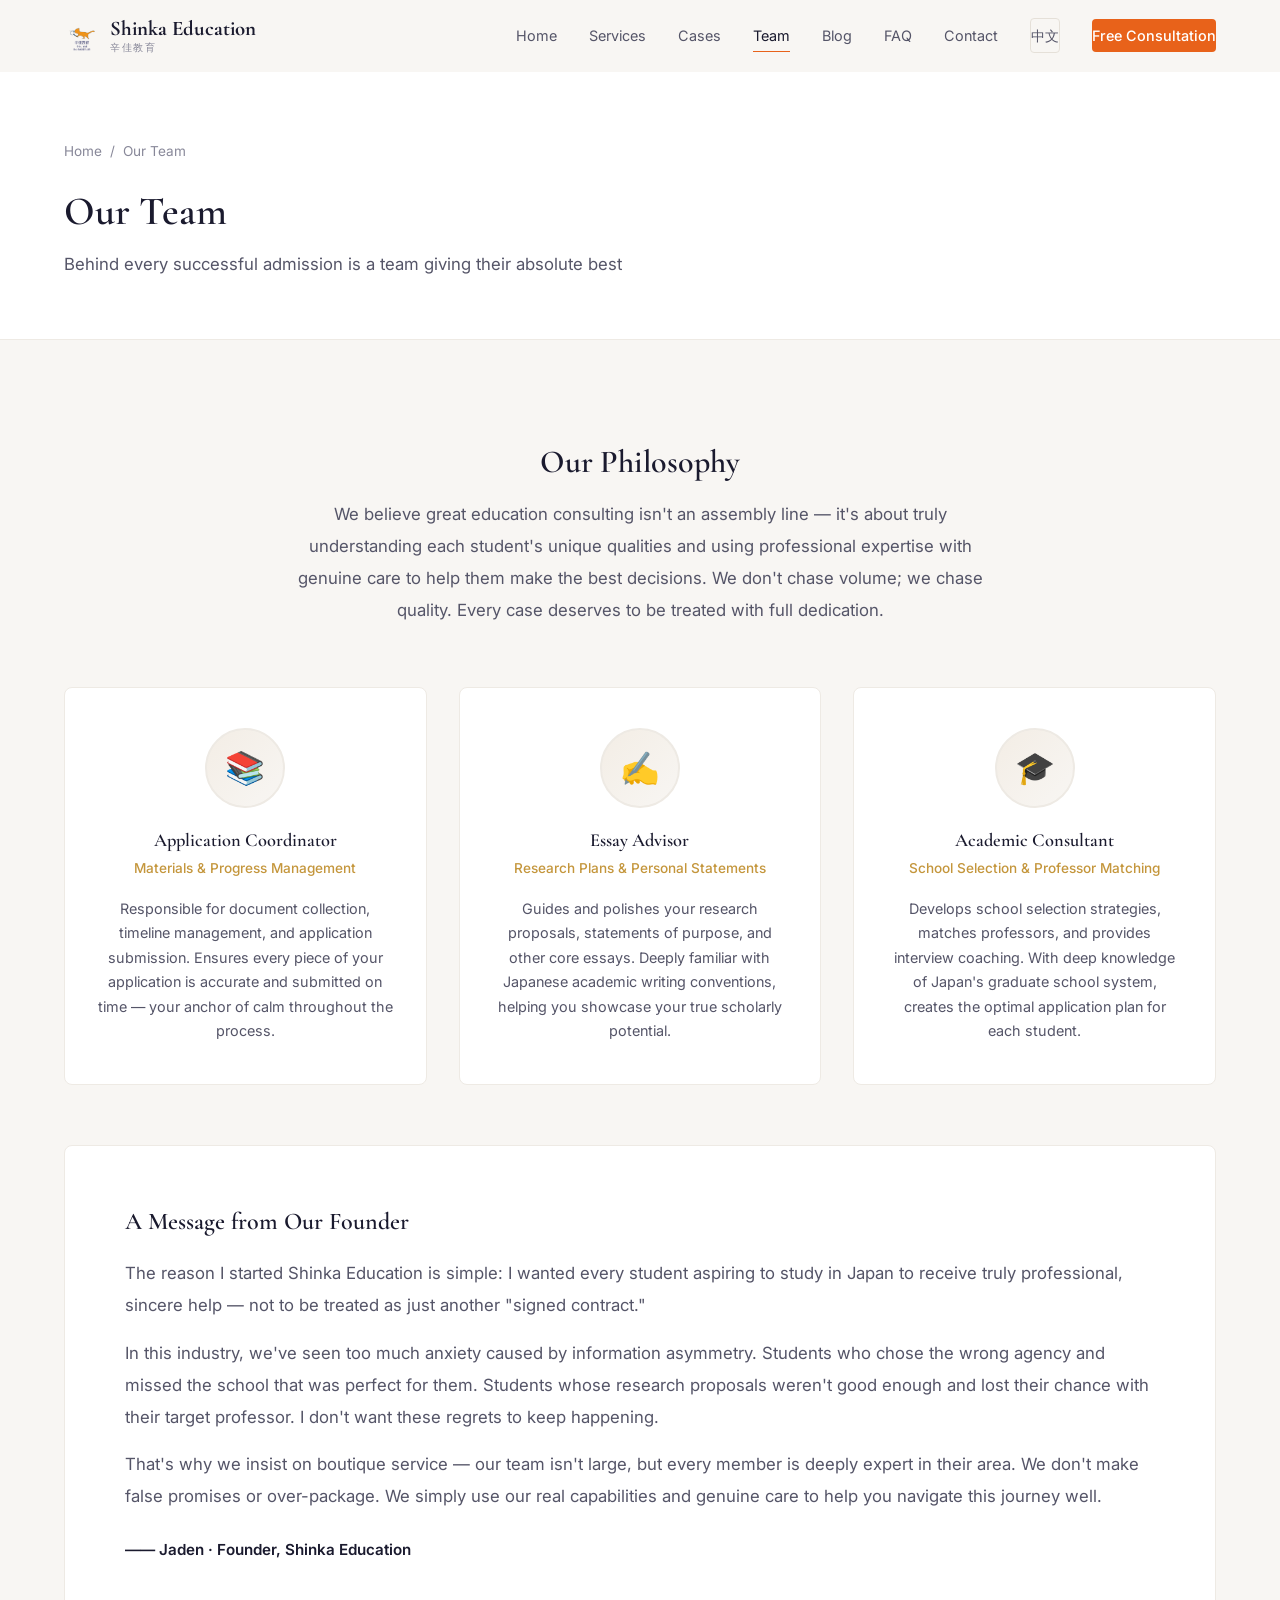
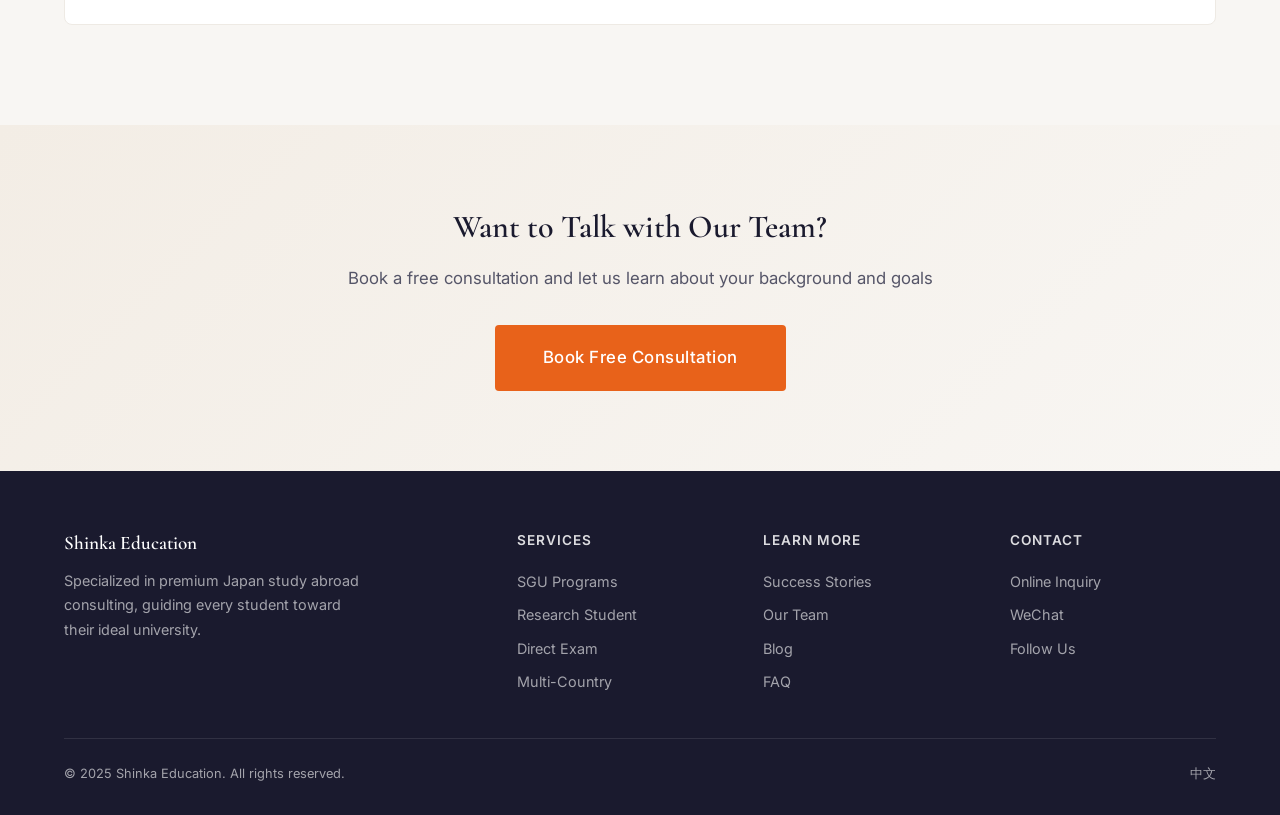
<file: en/team.html>
<!DOCTYPE html>
<html lang="en" class="en">
<head>
  <meta charset="UTF-8">
  <meta name="viewport" content="width=device-width, initial-scale=1.0">
  <title>Our Team | Shinka Education · Professional Consultants</title>
  <meta name="description" content="Meet the Shinka Education team: experienced study abroad consultants, professional essay advisors, and academic mentors dedicated to your Japan admission success.">
  <link rel="alternate" hreflang="zh" href="https://shinka-edu.com/team.html">
  <link rel="alternate" hreflang="en" href="https://shinka-edu.com/en/team.html">
  <link rel="canonical" href="https://shinka-edu.com/en/team.html">
  <link rel="preconnect" href="https://fonts.googleapis.com">
  <link rel="preconnect" href="https://fonts.gstatic.com" crossorigin>
  <link href="https://fonts.googleapis.com/css2?family=Cormorant+Garamond:wght@400;600;700&family=Inter:wght@400;500;600&family=Noto+Serif+SC:wght@400;600;700&display=swap" rel="stylesheet">
  <link rel="stylesheet" href="../css/style.css">
</head>
<body>

  <nav class="navbar" role="navigation" aria-label="Main navigation">
    <div class="container">
      <a href="index.html" class="nav-logo"><img src="../images/logo.png" alt="Shinka Education" loading="lazy"><span class="nav-logo-text">Shinka Education<small>辛佳教育</small></span></a>
      <div class="nav-links">
        <a href="index.html">Home</a>
        <a href="services.html">Services</a>
        <a href="cases.html">Cases</a>
        <a href="team.html" class="active">Team</a>
        <a href="blog.html">Blog</a>
        <a href="faq.html">FAQ</a>
        <a href="contact.html">Contact</a>
        <a href="../team.html" class="nav-lang">中文</a>
        <a href="contact.html" class="nav-cta">Free Consultation</a>
      </div>
      <button class="nav-toggle" aria-label="Menu"><span></span><span></span><span></span></button>
    </div>
  </nav>

  <header class="page-header">
    <div class="container">
      <div class="breadcrumb"><a href="index.html">Home</a><span>/</span>Our Team</div>
      <h1>Our Team</h1>
      <p>Behind every successful admission is a team giving their absolute best</p>
    </div>
  </header>

  <section class="section">
    <div class="container">
      <div class="text-center fade-in" style="max-width: 700px; margin: 0 auto 60px;">
        <h2 class="section-title center">Our Philosophy</h2>
        <p style="color: var(--color-text-light); line-height: 1.9; font-size: 1.05rem;">
          We believe great education consulting isn't an assembly line — it's about truly understanding each student's unique qualities and using professional expertise with genuine care to help them make the best decisions. We don't chase volume; we chase quality. Every case deserves to be treated with full dedication.
        </p>
      </div>

      <div class="team-grid">
        <div class="team-card fade-in">
          <div class="team-avatar">&#128218;</div>
          <h3>Application Coordinator</h3>
          <div class="team-role">Materials & Progress Management</div>
          <p>Responsible for document collection, timeline management, and application submission. Ensures every piece of your application is accurate and submitted on time — your anchor of calm throughout the process.</p>
        </div>
        <div class="team-card fade-in fade-in-delay-1">
          <div class="team-avatar">&#9997;</div>
          <h3>Essay Advisor</h3>
          <div class="team-role">Research Plans & Personal Statements</div>
          <p>Guides and polishes your research proposals, statements of purpose, and other core essays. Deeply familiar with Japanese academic writing conventions, helping you showcase your true scholarly potential.</p>
        </div>
        <div class="team-card fade-in fade-in-delay-2">
          <div class="team-avatar">&#127891;</div>
          <h3>Academic Consultant</h3>
          <div class="team-role">School Selection & Professor Matching</div>
          <p>Develops school selection strategies, matches professors, and provides interview coaching. With deep knowledge of Japan's graduate school system, creates the optimal application plan for each student.</p>
        </div>
      </div>

      <div class="founder-message fade-in">
        <h3>A Message from Our Founder</h3>
        <p>The reason I started Shinka Education is simple: I wanted every student aspiring to study in Japan to receive truly professional, sincere help — not to be treated as just another "signed contract."</p>
        <p style="margin-top: 16px;">In this industry, we've seen too much anxiety caused by information asymmetry. Students who chose the wrong agency and missed the school that was perfect for them. Students whose research proposals weren't good enough and lost their chance with their target professor. I don't want these regrets to keep happening.</p>
        <p style="margin-top: 16px;">That's why we insist on boutique service — our team isn't large, but every member is deeply expert in their area. We don't make false promises or over-package. We simply use our real capabilities and genuine care to help you navigate this journey well.</p>
        <div class="founder-name">—— Jaden · Founder, Shinka Education</div>
      </div>
    </div>
  </section>

  <section class="cta-section">
    <div class="container fade-in">
      <h2>Want to Talk with Our Team?</h2>
      <p>Book a free consultation and let us learn about your background and goals</p>
      <a href="contact.html" class="btn btn-primary btn-lg">Book Free Consultation</a>
    </div>
  </section>

  <footer class="footer">
    <div class="container">
      <div class="footer-grid">
        <div class="footer-brand"><h3>Shinka Education</h3><p>Specialized in premium Japan study abroad consulting, guiding every student toward their ideal university.</p></div>
        <div class="footer-col"><h4>Services</h4><a href="services.html#sgu">SGU Programs</a><a href="services.html#kenkyusei">Research Student</a><a href="services.html#chokuju">Direct Exam</a><a href="services.html#multi">Multi-Country</a></div>
        <div class="footer-col"><h4>Learn More</h4><a href="cases.html">Success Stories</a><a href="team.html">Our Team</a><a href="blog.html">Blog</a><a href="faq.html">FAQ</a></div>
        <div class="footer-col"><h4>Contact</h4><a href="contact.html">Online Inquiry</a><a href="contact.html">WeChat</a><a href="contact.html">Follow Us</a></div>
      </div>
      <div class="footer-bottom">
        <span>&copy; 2025 Shinka Education. All rights reserved.</span>
        <a href="../team.html">中文</a>
      </div>
    </div>
  </footer>

  <script src="../js/main.js"></script>
</body>
</html>
</file>
<file: css/style.css>
/* ===== CSS Variables & Brand Design System ===== */
:root {
  --color-primary: #E8621A;
  --color-primary-dark: #C8520F;
  --color-primary-light: #F5864D;
  --color-secondary: #2D3A8C;
  --color-secondary-dark: #1E2860;
  --color-accent: #C4963C;
  --color-accent-light: #D4AC5C;
  --color-text: #1A1A2E;
  --color-text-light: #555568;
  --color-text-muted: #888899;
  --color-bg: #F8F6F3;
  --color-bg-white: #FFFFFF;
  --color-bg-warm: #F3EDE5;
  --color-border: #E5E0D8;
  --color-border-light: #EEEAE4;

  --font-serif-cn: "Noto Serif SC", "Songti SC", "SimSun", serif;
  --font-serif-en: "Cormorant Garamond", "Georgia", serif;
  --font-sans: "Inter", "Noto Sans SC", "PingFang SC", "Microsoft YaHei", sans-serif;

  --max-width: 1200px;
  --nav-height: 72px;
  --section-padding: 100px 0;
  --section-padding-sm: 60px 0;
  --transition: 0.3s ease;
  --transition-slow: 0.6s ease;
  --shadow-sm: 0 2px 8px rgba(26, 26, 46, 0.06);
  --shadow-md: 0 4px 20px rgba(26, 26, 46, 0.08);
  --shadow-lg: 0 8px 40px rgba(26, 26, 46, 0.12);
  --radius: 4px;
  --radius-lg: 8px;
}

/* ===== Reset & Base ===== */
*, *::before, *::after {
  margin: 0;
  padding: 0;
  box-sizing: border-box;
}

html {
  font-size: 16px;
  scroll-behavior: smooth;
  -webkit-font-smoothing: antialiased;
  -moz-osx-font-smoothing: grayscale;
}

body {
  font-family: var(--font-sans);
  color: var(--color-text);
  background: var(--color-bg);
  line-height: 1.75;
  overflow-x: hidden;
}

img {
  max-width: 100%;
  height: auto;
  display: block;
}

a {
  color: inherit;
  text-decoration: none;
  transition: color var(--transition);
}

ul, ol { list-style: none; }

h1, h2, h3, h4, h5, h6 {
  font-family: var(--font-serif-cn);
  font-weight: 600;
  line-height: 1.35;
  color: var(--color-text);
}

.en h1, .en h2, .en h3, .en h4, .en h5, .en h6 {
  font-family: var(--font-serif-en);
}

/* ===== Utility ===== */
.container {
  max-width: var(--max-width);
  margin: 0 auto;
  padding: 0 24px;
}

.section {
  padding: var(--section-padding);
}

.section-title {
  font-size: 2rem;
  margin-bottom: 16px;
  position: relative;
}

.section-subtitle {
  font-size: 1.05rem;
  color: var(--color-text-light);
  max-width: 600px;
  margin-bottom: 48px;
}

.section-subtitle.center {
  margin-left: auto;
  margin-right: auto;
  text-align: center;
}

.section-title.center {
  text-align: center;
}

.text-primary { color: var(--color-primary); }
.text-accent { color: var(--color-accent); }
.text-muted { color: var(--color-text-muted); }
.text-center { text-align: center; }

.sr-only {
  position: absolute;
  width: 1px;
  height: 1px;
  padding: 0;
  margin: -1px;
  overflow: hidden;
  clip: rect(0,0,0,0);
  border: 0;
}

/* ===== Buttons ===== */
.btn {
  display: inline-block;
  padding: 14px 36px;
  font-size: 0.95rem;
  font-family: var(--font-sans);
  font-weight: 500;
  border: none;
  border-radius: var(--radius);
  cursor: pointer;
  transition: all var(--transition);
  letter-spacing: 0.5px;
  text-align: center;
}

.btn-primary {
  background: var(--color-primary);
  color: #fff;
}

.btn-primary:hover {
  background: var(--color-primary-dark);
  transform: translateY(-1px);
  box-shadow: var(--shadow-md);
}

.btn-outline {
  background: transparent;
  color: var(--color-primary);
  border: 1.5px solid var(--color-primary);
}

.btn-outline:hover {
  background: var(--color-primary);
  color: #fff;
}

.btn-secondary {
  background: var(--color-secondary);
  color: #fff;
}

.btn-secondary:hover {
  background: var(--color-secondary-dark);
  transform: translateY(-1px);
}

.btn-sm {
  padding: 10px 24px;
  font-size: 0.875rem;
}

.btn-lg {
  padding: 18px 48px;
  font-size: 1.05rem;
}

/* ===== Navigation ===== */
.navbar {
  position: fixed;
  top: 0;
  left: 0;
  right: 0;
  height: var(--nav-height);
  background: rgba(248, 246, 243, 0.95);
  backdrop-filter: blur(12px);
  -webkit-backdrop-filter: blur(12px);
  z-index: 1000;
  transition: all var(--transition);
  border-bottom: 1px solid transparent;
}

.navbar.scrolled {
  border-bottom-color: var(--color-border);
  box-shadow: var(--shadow-sm);
}

.navbar .container {
  display: flex;
  align-items: center;
  justify-content: space-between;
  height: 100%;
}

.nav-logo {
  display: flex;
  align-items: center;
  gap: 10px;
  font-family: var(--font-serif-cn);
  font-size: 1.25rem;
  font-weight: 700;
  color: var(--color-text);
}

.en .nav-logo {
  font-family: var(--font-serif-en);
  font-size: 1.3rem;
}

.nav-logo img {
  height: 36px;
  width: auto;
}

.nav-logo-text {
  display: flex;
  flex-direction: column;
  line-height: 1.2;
}

.nav-logo-text small {
  font-size: 0.65rem;
  font-family: var(--font-sans);
  font-weight: 400;
  color: var(--color-text-muted);
  letter-spacing: 1.5px;
  text-transform: uppercase;
}

.nav-links {
  display: flex;
  align-items: center;
  gap: 32px;
}

.nav-links a {
  font-size: 0.9rem;
  color: var(--color-text-light);
  position: relative;
  padding: 4px 0;
}

.nav-links a::after {
  content: '';
  position: absolute;
  bottom: 0;
  left: 0;
  width: 0;
  height: 1.5px;
  background: var(--color-primary);
  transition: width var(--transition);
}

.nav-links a:hover,
.nav-links a.active {
  color: var(--color-text);
}

.nav-links a:hover::after,
.nav-links a.active::after {
  width: 100%;
}

.nav-lang {
  font-size: 0.85rem;
  color: var(--color-text-muted);
  border: 1px solid var(--color-border);
  padding: 5px 14px;
  border-radius: var(--radius);
  transition: all var(--transition);
}

.nav-lang:hover {
  color: var(--color-primary);
  border-color: var(--color-primary);
}

.nav-cta {
  padding: 8px 24px;
  background: var(--color-primary);
  color: #fff !important;
  border-radius: var(--radius);
  font-weight: 500;
}

.nav-cta::after { display: none !important; }

.nav-cta:hover {
  background: var(--color-primary-dark);
}

/* Mobile Nav Toggle */
.nav-toggle {
  display: none;
  flex-direction: column;
  gap: 5px;
  cursor: pointer;
  padding: 4px;
  background: none;
  border: none;
}

.nav-toggle span {
  display: block;
  width: 24px;
  height: 2px;
  background: var(--color-text);
  transition: all var(--transition);
  border-radius: 1px;
}

.nav-toggle.active span:nth-child(1) {
  transform: rotate(45deg) translate(5px, 5px);
}

.nav-toggle.active span:nth-child(2) { opacity: 0; }

.nav-toggle.active span:nth-child(3) {
  transform: rotate(-45deg) translate(5px, -5px);
}

/* ===== Hero Section ===== */
.hero {
  min-height: 100vh;
  display: flex;
  align-items: center;
  padding-top: var(--nav-height);
  background: linear-gradient(135deg, var(--color-bg) 0%, var(--color-bg-warm) 50%, #EDE5DA 100%);
  position: relative;
  overflow: hidden;
}

.hero::before {
  content: '';
  position: absolute;
  top: -30%;
  right: -15%;
  width: 600px;
  height: 600px;
  background: radial-gradient(circle, rgba(232, 98, 26, 0.06) 0%, transparent 70%);
  border-radius: 50%;
}

.hero::after {
  content: '';
  position: absolute;
  bottom: -20%;
  left: -10%;
  width: 500px;
  height: 500px;
  background: radial-gradient(circle, rgba(45, 58, 140, 0.04) 0%, transparent 70%);
  border-radius: 50%;
}

.hero .container {
  position: relative;
  z-index: 1;
}

.hero-content {
  max-width: 680px;
}

.hero-badge {
  display: inline-block;
  font-size: 0.8rem;
  letter-spacing: 2px;
  text-transform: uppercase;
  color: var(--color-accent);
  margin-bottom: 24px;
  font-weight: 500;
}

.hero-title {
  font-size: 3.2rem;
  margin-bottom: 24px;
  line-height: 1.25;
}

.hero-title span {
  color: var(--color-primary);
}

.hero-desc {
  font-size: 1.15rem;
  color: var(--color-text-light);
  margin-bottom: 40px;
  max-width: 520px;
  line-height: 1.85;
}

.hero-buttons {
  display: flex;
  gap: 16px;
  align-items: center;
}

/* ===== Stats Section ===== */
.stats {
  padding: 60px 0;
  background: var(--color-bg-white);
  border-top: 1px solid var(--color-border-light);
  border-bottom: 1px solid var(--color-border-light);
}

.stats-grid {
  display: grid;
  grid-template-columns: repeat(4, 1fr);
  gap: 40px;
  text-align: center;
}

.stat-item {
  padding: 20px;
}

.stat-number {
  font-family: var(--font-serif-en);
  font-size: 3rem;
  font-weight: 700;
  color: var(--color-primary);
  line-height: 1;
  margin-bottom: 8px;
}

.stat-number span {
  font-size: 1.5rem;
  color: var(--color-accent);
}

.stat-label {
  font-size: 0.9rem;
  color: var(--color-text-light);
}

/* ===== Services Overview ===== */
.services-grid {
  display: grid;
  grid-template-columns: repeat(2, 1fr);
  gap: 24px;
}

.service-card {
  background: var(--color-bg-white);
  padding: 40px 36px;
  border-radius: var(--radius-lg);
  border: 1px solid var(--color-border-light);
  transition: all var(--transition);
  position: relative;
  overflow: hidden;
}

.service-card::before {
  content: '';
  position: absolute;
  top: 0;
  left: 0;
  width: 3px;
  height: 0;
  background: var(--color-primary);
  transition: height var(--transition-slow);
}

.service-card:hover {
  border-color: var(--color-border);
  box-shadow: var(--shadow-md);
  transform: translateY(-2px);
}

.service-card:hover::before {
  height: 100%;
}

.service-icon {
  font-size: 2rem;
  margin-bottom: 20px;
  display: block;
}

.service-card h3 {
  font-size: 1.25rem;
  margin-bottom: 12px;
}

.service-card p {
  color: var(--color-text-light);
  font-size: 0.95rem;
  margin-bottom: 20px;
  line-height: 1.7;
}

.service-card .link-arrow {
  font-size: 0.9rem;
  color: var(--color-primary);
  font-weight: 500;
  display: inline-flex;
  align-items: center;
  gap: 6px;
}

.service-card .link-arrow::after {
  content: '→';
  transition: transform var(--transition);
}

.service-card:hover .link-arrow::after {
  transform: translateX(4px);
}

/* ===== Cases Section ===== */
.cases-grid {
  display: grid;
  grid-template-columns: repeat(3, 1fr);
  gap: 24px;
}

.case-card {
  background: var(--color-bg-white);
  border-radius: var(--radius-lg);
  border: 1px solid var(--color-border-light);
  overflow: hidden;
  transition: all var(--transition);
}

.case-card:hover {
  box-shadow: var(--shadow-md);
  transform: translateY(-2px);
}

.case-card-header {
  padding: 24px 28px 16px;
  border-bottom: 1px solid var(--color-border-light);
}

.case-school {
  font-family: var(--font-serif-cn);
  font-size: 1.15rem;
  font-weight: 600;
  color: var(--color-secondary);
  margin-bottom: 4px;
}

.case-program {
  font-size: 0.85rem;
  color: var(--color-text-muted);
}

.case-card-body {
  padding: 16px 28px 24px;
}

.case-detail {
  display: flex;
  justify-content: space-between;
  align-items: center;
  padding: 8px 0;
  font-size: 0.9rem;
}

.case-detail + .case-detail {
  border-top: 1px solid var(--color-border-light);
}

.case-detail-label {
  color: var(--color-text-muted);
}

.case-detail-value {
  font-weight: 500;
  color: var(--color-text);
}

/* Cases page filter */
.filter-bar {
  display: flex;
  flex-wrap: wrap;
  gap: 10px;
  margin-bottom: 40px;
}

.filter-btn {
  padding: 8px 20px;
  font-size: 0.85rem;
  border: 1px solid var(--color-border);
  background: var(--color-bg-white);
  color: var(--color-text-light);
  border-radius: 100px;
  cursor: pointer;
  transition: all var(--transition);
  font-family: var(--font-sans);
}

.filter-btn:hover,
.filter-btn.active {
  background: var(--color-primary);
  color: #fff;
  border-color: var(--color-primary);
}

/* ===== Testimonials ===== */
.testimonials {
  background: var(--color-text);
  color: #fff;
  padding: var(--section-padding);
}

.testimonials .section-title {
  color: #fff;
}

.testimonials .section-subtitle {
  color: rgba(255,255,255,0.6);
}

.testimonial-slider {
  position: relative;
  overflow: hidden;
}

.testimonial-track {
  display: flex;
  transition: transform 0.5s ease;
}

.testimonial-card {
  min-width: 100%;
  padding: 0 20px;
}

.testimonial-quote {
  font-family: var(--font-serif-cn);
  font-size: 1.2rem;
  line-height: 1.9;
  margin-bottom: 24px;
  color: rgba(255,255,255,0.9);
  position: relative;
  padding-left: 24px;
  border-left: 2px solid var(--color-accent);
}

.testimonial-author {
  font-size: 0.9rem;
  color: rgba(255,255,255,0.5);
}

.testimonial-dots {
  display: flex;
  justify-content: center;
  gap: 8px;
  margin-top: 32px;
}

.testimonial-dot {
  width: 8px;
  height: 8px;
  border-radius: 50%;
  background: rgba(255,255,255,0.2);
  cursor: pointer;
  transition: all var(--transition);
  border: none;
  padding: 0;
}

.testimonial-dot.active {
  background: var(--color-accent);
  transform: scale(1.3);
}

/* ===== CTA Section ===== */
.cta-section {
  padding: 80px 0;
  background: linear-gradient(135deg, var(--color-bg-warm) 0%, var(--color-bg) 100%);
  text-align: center;
}

.cta-section h2 {
  font-size: 2rem;
  margin-bottom: 16px;
}

.cta-section p {
  color: var(--color-text-light);
  margin-bottom: 32px;
  font-size: 1.05rem;
}

/* ===== Page Header (Inner Pages) ===== */
.page-header {
  padding: 140px 0 60px;
  background: var(--color-bg-white);
  border-bottom: 1px solid var(--color-border-light);
}

.page-header h1 {
  font-size: 2.5rem;
  margin-bottom: 12px;
}

.page-header p {
  font-size: 1.05rem;
  color: var(--color-text-light);
  max-width: 600px;
}

.breadcrumb {
  font-size: 0.85rem;
  color: var(--color-text-muted);
  margin-bottom: 20px;
}

.breadcrumb a:hover {
  color: var(--color-primary);
}

.breadcrumb span {
  margin: 0 8px;
}

/* ===== Services Detail Page ===== */
.service-detail-section {
  padding: 80px 0;
}

.service-detail-section:nth-child(even) {
  background: var(--color-bg-white);
}

.service-detail-grid {
  display: grid;
  grid-template-columns: 1fr 1fr;
  gap: 60px;
  align-items: start;
}

.service-detail-content h2 {
  font-size: 1.75rem;
  margin-bottom: 16px;
}

.service-detail-content p {
  color: var(--color-text-light);
  margin-bottom: 20px;
  line-height: 1.8;
}

.service-detail-content ul {
  margin-bottom: 24px;
}

.service-detail-content ul li {
  padding: 8px 0 8px 20px;
  position: relative;
  color: var(--color-text-light);
  font-size: 0.95rem;
}

.service-detail-content ul li::before {
  content: '';
  position: absolute;
  left: 0;
  top: 16px;
  width: 6px;
  height: 6px;
  background: var(--color-primary);
  border-radius: 50%;
}

.service-sidebar {
  background: var(--color-bg-white);
  padding: 32px;
  border-radius: var(--radius-lg);
  border: 1px solid var(--color-border-light);
  position: sticky;
  top: calc(var(--nav-height) + 24px);
}

.service-sidebar h4 {
  font-size: 1rem;
  margin-bottom: 16px;
  color: var(--color-text);
}

.service-sidebar .price-range {
  font-size: 1.5rem;
  font-weight: 700;
  color: var(--color-primary);
  margin-bottom: 20px;
  font-family: var(--font-serif-en);
}

.timeline {
  position: relative;
  padding-left: 24px;
}

.timeline::before {
  content: '';
  position: absolute;
  left: 4px;
  top: 0;
  bottom: 0;
  width: 1px;
  background: var(--color-border);
}

.timeline-item {
  position: relative;
  padding-bottom: 24px;
}

.timeline-item::before {
  content: '';
  position: absolute;
  left: -24px;
  top: 6px;
  width: 9px;
  height: 9px;
  background: var(--color-primary);
  border-radius: 50%;
  border: 2px solid var(--color-bg);
}

.timeline-item h5 {
  font-size: 0.9rem;
  font-family: var(--font-sans);
  font-weight: 600;
  margin-bottom: 4px;
}

.timeline-item p {
  font-size: 0.85rem;
  color: var(--color-text-muted);
}

/* ===== Team Page ===== */
.team-grid {
  display: grid;
  grid-template-columns: repeat(3, 1fr);
  gap: 32px;
}

.team-card {
  background: var(--color-bg-white);
  padding: 40px 32px;
  border-radius: var(--radius-lg);
  border: 1px solid var(--color-border-light);
  text-align: center;
  transition: all var(--transition);
}

.team-card:hover {
  box-shadow: var(--shadow-md);
  transform: translateY(-2px);
}

.team-avatar {
  width: 80px;
  height: 80px;
  border-radius: 50%;
  background: linear-gradient(135deg, var(--color-bg-warm), var(--color-bg));
  margin: 0 auto 20px;
  display: flex;
  align-items: center;
  justify-content: center;
  font-size: 2rem;
  color: var(--color-primary);
  border: 2px solid var(--color-border-light);
}

.team-card h3 {
  font-size: 1.15rem;
  margin-bottom: 4px;
}

.team-card .team-role {
  font-size: 0.85rem;
  color: var(--color-accent);
  margin-bottom: 16px;
  font-weight: 500;
}

.team-card p {
  font-size: 0.9rem;
  color: var(--color-text-light);
  line-height: 1.7;
}

.founder-message {
  background: var(--color-bg-white);
  padding: 60px;
  border-radius: var(--radius-lg);
  border: 1px solid var(--color-border-light);
  margin-top: 60px;
}

.founder-message h3 {
  font-size: 1.5rem;
  margin-bottom: 20px;
}

.founder-message p {
  color: var(--color-text-light);
  line-height: 1.9;
  font-size: 1.05rem;
}

.founder-message .founder-name {
  margin-top: 24px;
  font-weight: 600;
  color: var(--color-text);
  font-size: 0.95rem;
}

/* ===== Blog Page ===== */
.blog-grid {
  display: grid;
  grid-template-columns: repeat(2, 1fr);
  gap: 24px;
}

.blog-card {
  background: var(--color-bg-white);
  border-radius: var(--radius-lg);
  border: 1px solid var(--color-border-light);
  padding: 32px;
  transition: all var(--transition);
}

.blog-card:hover {
  box-shadow: var(--shadow-md);
  transform: translateY(-2px);
}

.blog-date {
  font-size: 0.8rem;
  color: var(--color-text-muted);
  margin-bottom: 12px;
}

.blog-card h3 {
  font-size: 1.1rem;
  margin-bottom: 12px;
  line-height: 1.5;
}

.blog-card h3 a:hover {
  color: var(--color-primary);
}

.blog-card p {
  font-size: 0.9rem;
  color: var(--color-text-light);
  line-height: 1.7;
  margin-bottom: 16px;
}

.blog-tag {
  display: inline-block;
  font-size: 0.75rem;
  padding: 3px 10px;
  border: 1px solid var(--color-border);
  border-radius: 100px;
  color: var(--color-text-muted);
}

/* ===== FAQ Page ===== */
.faq-list {
  max-width: 800px;
  margin: 0 auto;
}

.faq-category {
  margin-bottom: 40px;
}

.faq-category-title {
  font-size: 1.1rem;
  color: var(--color-accent);
  margin-bottom: 16px;
  font-family: var(--font-sans);
  font-weight: 600;
  text-transform: uppercase;
  letter-spacing: 1px;
  font-size: 0.85rem;
}

.faq-item {
  border-bottom: 1px solid var(--color-border-light);
}

.faq-question {
  width: 100%;
  display: flex;
  align-items: center;
  justify-content: space-between;
  padding: 20px 0;
  background: none;
  border: none;
  cursor: pointer;
  font-size: 1rem;
  font-family: var(--font-sans);
  color: var(--color-text);
  text-align: left;
  font-weight: 500;
  gap: 16px;
}

.faq-question:hover {
  color: var(--color-primary);
}

.faq-icon {
  width: 20px;
  height: 20px;
  flex-shrink: 0;
  position: relative;
}

.faq-icon::before,
.faq-icon::after {
  content: '';
  position: absolute;
  background: currentColor;
  transition: transform var(--transition);
}

.faq-icon::before {
  width: 14px;
  height: 1.5px;
  top: 50%;
  left: 50%;
  transform: translate(-50%, -50%);
}

.faq-icon::after {
  width: 1.5px;
  height: 14px;
  top: 50%;
  left: 50%;
  transform: translate(-50%, -50%);
}

.faq-item.active .faq-icon::after {
  transform: translate(-50%, -50%) rotate(90deg);
}

.faq-answer {
  max-height: 0;
  overflow: hidden;
  transition: max-height 0.4s ease;
}

.faq-answer-inner {
  padding: 0 0 20px;
  color: var(--color-text-light);
  font-size: 0.95rem;
  line-height: 1.8;
}

/* ===== Contact Page ===== */
.contact-grid {
  display: grid;
  grid-template-columns: 1fr 1fr;
  gap: 60px;
  align-items: start;
}

.contact-form {
  background: var(--color-bg-white);
  padding: 40px;
  border-radius: var(--radius-lg);
  border: 1px solid var(--color-border-light);
}

.form-group {
  margin-bottom: 20px;
}

.form-group label {
  display: block;
  font-size: 0.85rem;
  font-weight: 500;
  margin-bottom: 6px;
  color: var(--color-text);
}

.form-group input,
.form-group select,
.form-group textarea {
  width: 100%;
  padding: 12px 16px;
  font-size: 0.95rem;
  font-family: var(--font-sans);
  border: 1px solid var(--color-border);
  border-radius: var(--radius);
  background: var(--color-bg);
  color: var(--color-text);
  transition: border-color var(--transition);
  outline: none;
}

.form-group input:focus,
.form-group select:focus,
.form-group textarea:focus {
  border-color: var(--color-primary);
}

.form-group textarea {
  min-height: 120px;
  resize: vertical;
}

.contact-info h3 {
  font-size: 1.25rem;
  margin-bottom: 20px;
}

.contact-channels {
  margin-bottom: 32px;
}

.contact-channel-item {
  display: flex;
  align-items: flex-start;
  gap: 16px;
  padding: 16px 0;
  border-bottom: 1px solid var(--color-border-light);
}

.contact-channel-item:last-child {
  border-bottom: none;
}

.channel-icon {
  width: 40px;
  height: 40px;
  border-radius: 50%;
  background: var(--color-bg-warm);
  display: flex;
  align-items: center;
  justify-content: center;
  flex-shrink: 0;
  font-size: 1.1rem;
}

.channel-info h4 {
  font-size: 0.9rem;
  font-family: var(--font-sans);
  margin-bottom: 2px;
}

.channel-info p {
  font-size: 0.85rem;
  color: var(--color-text-muted);
}

.qrcode-placeholder {
  width: 160px;
  height: 160px;
  background: var(--color-bg-warm);
  border-radius: var(--radius-lg);
  display: flex;
  align-items: center;
  justify-content: center;
  color: var(--color-text-muted);
  font-size: 0.85rem;
  border: 1px dashed var(--color-border);
  margin-top: 8px;
}

/* ===== Footer ===== */
.footer {
  background: var(--color-text);
  color: rgba(255,255,255,0.6);
  padding: 60px 0 30px;
}

.footer-grid {
  display: grid;
  grid-template-columns: 2fr 1fr 1fr 1fr;
  gap: 40px;
  margin-bottom: 40px;
}

.footer-brand {
  max-width: 300px;
}

.footer-brand h3 {
  color: #fff;
  font-size: 1.2rem;
  margin-bottom: 12px;
}

.footer-brand p {
  font-size: 0.9rem;
  line-height: 1.7;
}

.footer-col h4 {
  color: rgba(255,255,255,0.85);
  font-size: 0.85rem;
  font-family: var(--font-sans);
  font-weight: 600;
  text-transform: uppercase;
  letter-spacing: 1px;
  margin-bottom: 16px;
}

.footer-col a {
  display: block;
  font-size: 0.9rem;
  padding: 4px 0;
  transition: color var(--transition);
}

.footer-col a:hover {
  color: var(--color-primary-light);
}

.footer-bottom {
  border-top: 1px solid rgba(255,255,255,0.1);
  padding-top: 24px;
  display: flex;
  justify-content: space-between;
  align-items: center;
  font-size: 0.8rem;
}

.footer-bottom a:hover {
  color: var(--color-primary-light);
}

/* ===== Scroll Animations ===== */
.fade-in {
  opacity: 0;
  transform: translateY(24px);
  transition: opacity 0.7s ease, transform 0.7s ease;
}

.fade-in.visible {
  opacity: 1;
  transform: translateY(0);
}

.fade-in-delay-1 { transition-delay: 0.1s; }
.fade-in-delay-2 { transition-delay: 0.2s; }
.fade-in-delay-3 { transition-delay: 0.3s; }
.fade-in-delay-4 { transition-delay: 0.4s; }

/* ===== Responsive ===== */
@media (max-width: 1024px) {
  .hero-title { font-size: 2.6rem; }
  .stats-grid { grid-template-columns: repeat(2, 1fr); }
  .services-grid { grid-template-columns: 1fr; }
  .service-detail-grid { grid-template-columns: 1fr; }
  .footer-grid { grid-template-columns: 1fr 1fr; }
}

@media (max-width: 768px) {
  :root {
    --section-padding: 60px 0;
    --nav-height: 64px;
  }

  .nav-links {
    position: fixed;
    top: var(--nav-height);
    left: 0;
    right: 0;
    bottom: 0;
    background: var(--color-bg);
    flex-direction: column;
    justify-content: flex-start;
    padding: 40px 24px;
    gap: 24px;
    transform: translateX(100%);
    transition: transform var(--transition);
  }

  .nav-links.open {
    transform: translateX(0);
  }

  .nav-links a {
    font-size: 1.1rem;
  }

  .nav-toggle { display: flex; }

  .hero { min-height: auto; padding: 120px 0 60px; }
  .hero-title { font-size: 2rem; }
  .hero-desc { font-size: 1rem; }
  .hero-buttons { flex-direction: column; align-items: flex-start; }

  .stat-number { font-size: 2.2rem; }

  .cases-grid { grid-template-columns: 1fr; }
  .blog-grid { grid-template-columns: 1fr; }
  .team-grid { grid-template-columns: 1fr; }
  .contact-grid { grid-template-columns: 1fr; }

  .section-title { font-size: 1.6rem; }
  .page-header { padding: 100px 0 40px; }
  .page-header h1 { font-size: 1.8rem; }

  .footer-grid { grid-template-columns: 1fr; gap: 32px; }
  .footer-bottom { flex-direction: column; gap: 8px; text-align: center; }

  .founder-message { padding: 32px 24px; }

  .service-sidebar { position: static; }
}

@media (max-width: 480px) {
  .container { padding: 0 16px; }
  .hero-title { font-size: 1.75rem; }
  .stats-grid { grid-template-columns: 1fr 1fr; gap: 16px; }
  .stat-number { font-size: 1.8rem; }
  .filter-bar { gap: 6px; }
  .filter-btn { padding: 6px 14px; font-size: 0.8rem; }
}
</file>
